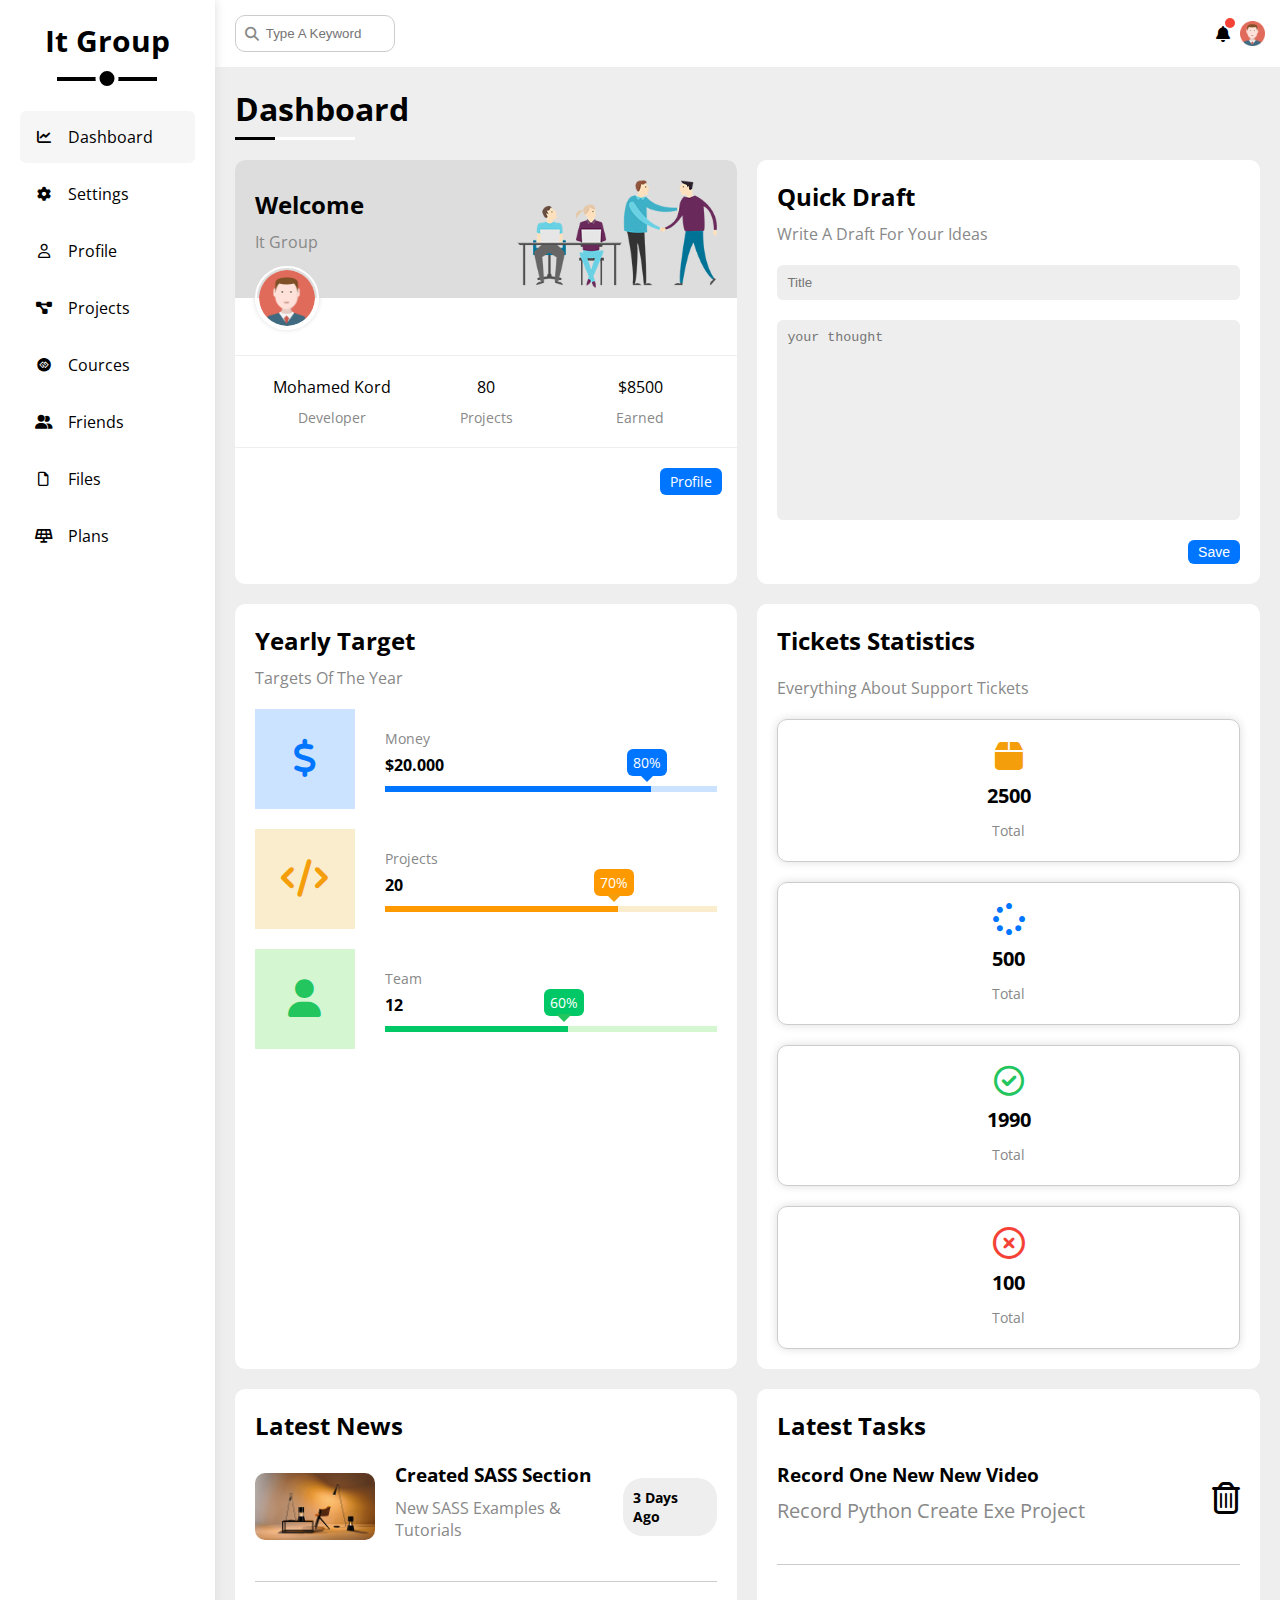
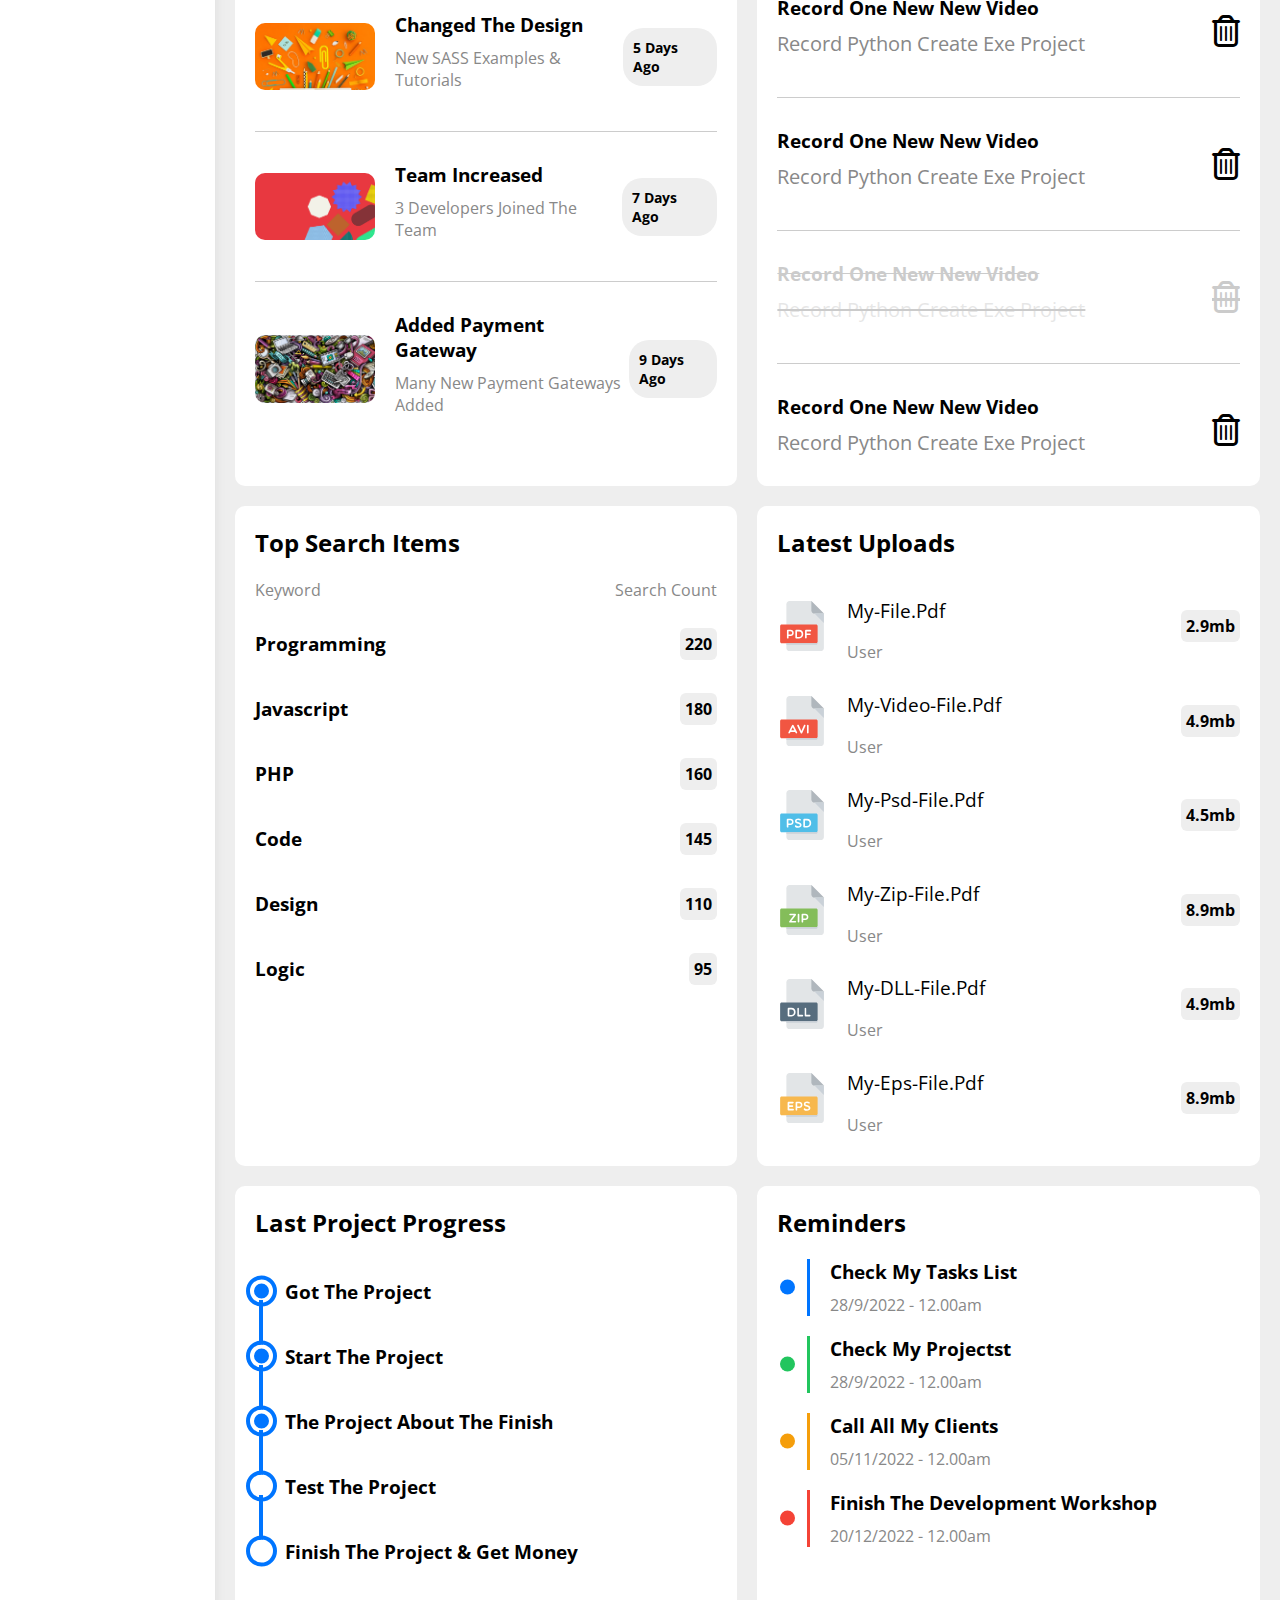
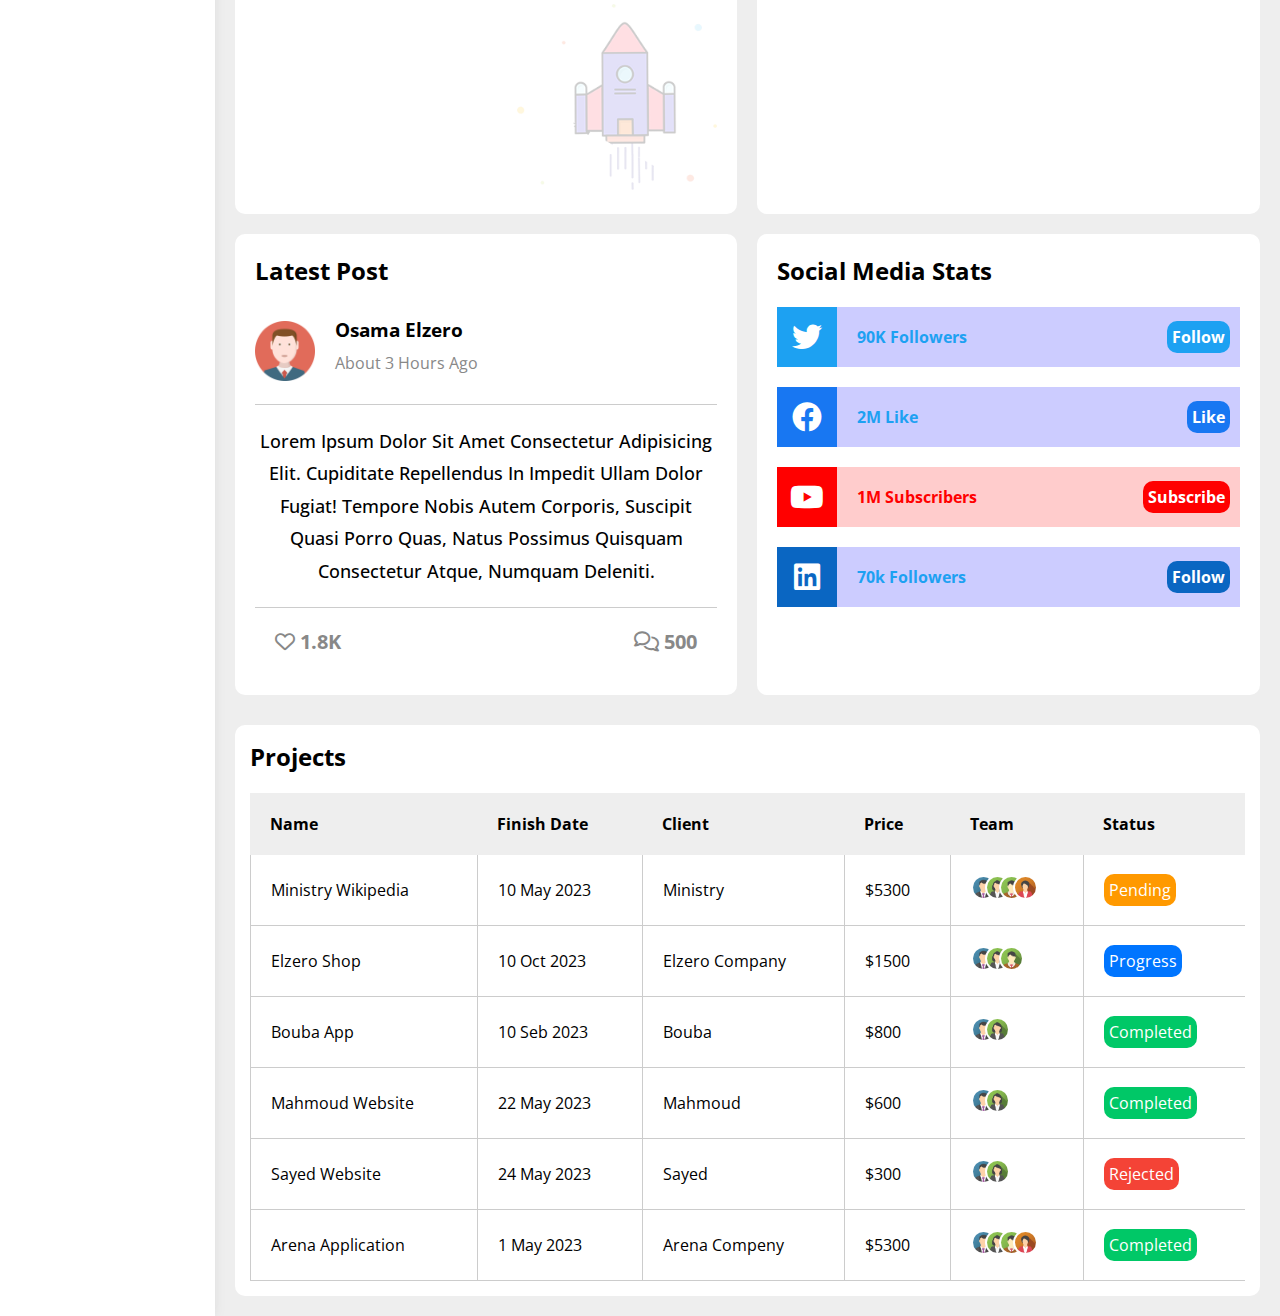
<file: index.html>
<!DOCTYPE html>
<html lang="en">
<head>
    <meta charset="UTF-8">
    <meta name="viewport" content="width=device-width, initial-scale=1.0">
    <!-- Css Main Fille -->
    <link rel="stylesheet" href="css/framework.css">
    <!-- Css Framework -->
    <link rel="stylesheet" href="css/dashboard.css">
    <!-- Font Awesome File -->
    <link rel="stylesheet" href="css/all.min.css">
    <!-- Google Fonts -->
    <link rel="preconnect" href="https://fonts.googleapis.com">
    <link rel="preconnect" href="https://fonts.gstatic.com" crossorigin>
    <link href="https://fonts.googleapis.com/css2?family=Open+Sans:wght@300;500&display=swap" rel="stylesheet">
    <title>Dashboard 1</title>
</head>
<body>
    <div class="page d-flex">
        <div class="sidebar bg-white p-20 p-relative b-shadow">
            <h3 class="p-relative txt-c mt-0">It Group</h3>
            <ul>
                <li>
                    <a class="active d-flex fs-14 c-black align-center p-15 rad-6 mb-5" href="dashborad.html">
                        <i class="fa-solid fa-chart-line fa-fw mr-5"></i>
                        <span class="ml-10 fs-14">Dashboard</span>
                    </a>
                </li>
                <li>
                    <a class=" d-flex fs-14 c-black align-center p-15 rad-6 mb-5" href="setting.html">
                        <i class="fa-solid fa-gear fa-fw mr-5"></i>
                        <span class="ml-10 fs-14">settings</span>
                    </a>
                </li>
                <li>
                    <a class=" d-flex fs-14 c-black align-center p-15 rad-6 mb-5" href="profile.html">
                        <i class="fa-regular fa-user fa-fw mr-5"></i>
                        <span class="ml-10 fs-14">Profile</span>
                    </a>
                </li>
                <li>
                    <a class=" d-flex fs-14 c-black align-center p-15 rad-6 mb-5" href="project.html">
                        <i class="fa-solid fa-diagram-project fa-fw mr-5"></i>
                        <span class="ml-10 fs-14">Projects</span>
                    </a>
                </li>
                <li>
                    <a class=" d-flex fs-14 c-black align-center p-15 rad-6 mb-5" href="course.html">
                        <i class="fa-brands fa-gg-circle fa-fw mr-5"></i>
                        <span class="ml-10 fs-14">Cources</span>
                    </a>
                </li>
                <li>
                    <a class=" d-flex fs-14 c-black align-center p-15 rad-6 mb-5" href="friend.html">
                        <i class="fa-solid fa-user-group fa-fw mr-5"></i>
                        <span class="ml-10 fs-14">Friends</span>
                    </a>
                </li>
                <li>
                    <a class=" d-flex fs-14 c-black align-center p-15 rad-6 mb-5" href="file.html">
                        <i class="fa-regular fa-file fa-fw mr-5"></i>
                        <span class="ml-10 fs-14">Files</span>
                    </a>
                </li>
                <li>
                    <a class=" d-flex fs-14 c-black align-center p-15 rad-6 mb-5" href="plan.html">
                        <i class="fa-solid fa-solar-panel fa-fw mr-5"></i>
                        <span class="ml-10 fs-14">Plans</span>
                    </a>
                </li>
            </ul>
        </div>
        <div class="content w-full">
            <!-- Start head -->
            <div class="head between-flex p-15 bg-white">
                <div class="search p-relative">
                    <input class="p-10 border rad-10 pl-30 ml-5 transition" type="search" placeholder="Type A Keyword">
                </div>
                <div class="icons d-flex align-center">
                    <span class="notification p-relative">
                        <i class="fa-solid fa-bell"></i>
                    </span>
                    <img src="./images/avatar.png" alt="">
                </div>
            </div>
            <!-- End head -->
            <h1 class="p-relative">Dashboard</h1>
            <div class="wrapper d-grid gap-20 mr-20 ml-20">
                <!-- Start Welcome Wedget -->
                <div class="welcome bg-white rad-10 txt-c-mobile block-mobile">
                    <div class="intro bg-ddd d-flex between-flex p-20">
                        <div>
                            <h2 class="m-0">Welcome</h2>
                            <p class="mt-10 c-grey">It Group</p>
                        </div>
                        <img class="hide-mobile" src="./images/welcome.png" alt="">
                    </div>
                    <img src="./images/avatar.png" alt="" class="avatar">
                    <div class="body d-flex txt-c p-20 mt-20 mb-20 block-mobile">
                        <div>Mohamed Kord<span class="d-block d-block mt-10 c-grey fs-14">Developer</span></div>
                        <div>80<span class="d-block d-block mt-10 c-grey fs-14">Projects</span></div>
                        <div>$8500<span class="d-block d-block mt-10 c-grey fs-14">Earned</span></div>
                    </div>
                    <a href="profile.html" class="visit d-block fs-14 bg-blue-3 w-fit c-white btn-shape">Profile</a>
                </div>
                <!-- End Welcome Wedget -->
                <!-- Start Quick-draft Wedget -->
                <div class="quick-draft  p-20 bg-white rad-10">
                    <h2 class=" mt-0 mb-10">Quick Draft</h2>
                    <p class="mt-0 mb-20 c-grey">Write A Draft For Your Ideas</p>
                    <form>
                        <input class=" d-block p-10 mb-20 bg-eee w-full rad-6 b-none " type="text" placeholder="Title">
                        <textarea class="d-block p-10 mb-20 bg-eee w-full rad-6 b-none" placeholder="your thought"></textarea>
                        <input class="save bg-blue-3 b-none c-white fs-14 w-fit btn-shape d-block" type="submit" value="Save">
                    </form>
                </div>
                <!-- End Quick-draft Wedget -->
                <!-- Start Targets -->
                <div class="targets bg-white p-20 rad-10">
                    <h2 class="mt-0 mb-10">Yearly Target</h2>
                    <p class=" mt-0 mb-20 c-grey">Targets Of The Year</p>
                    <div class="target-row mb-20 center-flex blue">
                        <div class="icon center-flex">
                            <i class="fa-solid fa-dollar-sign fa-lg c-blue"></i>
                        </div>
                        <div class="details">
                            <span class="fs-14 c-grey">Money</span>
                            <span class=" d-block mt-5 mb-10 fw-bold">$20.000</span>
                            <div class="progress p-relative">
                                <span style="width:80%" class="bg-blue-3 blue">
                                    <span class="bg-blue-3">80%</span>
                                </span>
                            </div>
                        </div>
                    </div>
                    <div class="target-row mb-20 center-flex orange">
                        <div class="icon center-flex">
                            <i class="fa-solid fa-code fa-lg c-orange"></i>
                        </div>
                        <div class="details">
                            <span class="fs-14 c-grey">Projects</span>
                            <span class=" d-block mt-5 mb-10 fw-bold">20</span>
                            <div class="progress p-relative">
                                <span style="width:70%" class="bg-orange orange">
                                    <span class="bg-orange">70%</span>
                                </span>
                            </div>
                        </div>
                    </div>
                    <div class="target-row mb-20 center-flex green">
                        <div class="icon center-flex">
                            <i class="fa-solid fa-user fa-lg c-green"></i>
                        </div>
                        <div class="details">
                            <span class="fs-14 c-grey">Team</span>
                            <span class=" d-block mt-5 mb-10 fw-bold">12</span>
                            <div class="progress p-relative">
                                <span style="width:55%" class="bg-green green">
                                    <span class="bg-green">60%</span>
                                </span>
                            </div>
                        </div>
                    </div>
                </div>
                <!-- End Targets -->
                <!-- Start Tickets -->
                <div class="tickets bg-white p-20 rad-10">
                    <h2 class="mt-0 mb-20">Tickets Statistics</h2>
                    <p class="mt-0 mb-20 c-grey">Everything About Support Tickets</p>
                    <div class="group d-grid gap-20">
                        <div class="section p-20 rad-10 b-shadow txt-c border">
                            <i class="fa-solid fa-box fa-2x fs-30 c-orange mb-10"></i>
                            <span class="d-block fs-20 mb-10 fw-bold">2500</span>
                            <span class="c-grey fs-14">Total</span>
                        </div>
                        <div class="section p-20 rad-10	 b-shadow txt-c border">
                            <i class="fa-solid fa-spinner fa-2x fs-30 c-blue mb-10"></i>
                            <span class="d-block fs-20 mb-10 fw-bold">500</span>
                            <span class="c-grey fs-14">Total</span>
                        </div>
                        <div class="section p-20 rad-10 b-shadow txt-c border">
                            <i class="fa-regular fa-circle-check fs-30 c-green mb-10"></i>
                            <span class="d-block fs-20 mb-10 fw-bold">1990</span>
                            <span class="c-grey fs-14">Total</span>
                        </div>
                        <div class="section p-20 rad-10 b-shadow txt-c border">
                            <i class="fa-regular fa-circle-xmark fa-2x fs-30 c-red mb-10"></i>
                            <span class="d-block fs-20 mb-10 fw-bold">100</span>
                            <span class="c-grey fs-14">Total</span>
                        </div>
                    </div>
                </div>
                <!-- End Tickets -->
                <!-- Start Latest News -->
                <div class="news bg-white p-20 rad-10">
                    <h2 class="mt-0 mb-20">Latest News</h2>
                    <div class="box pb-30 between-flex">
                        <div class="text d-flex align-center">
                            <img src="./images/news-01.png" alt="">
                            <div class="ml-20">
                                <h3 class="m-0">Created SASS Section</h3>
                                <p class="m-10-0 c-grey">New SASS Examples & Tutorials</p>
                            </div>
                        </div>
                        <span class="bg-eee p-10 rad-20 fs-14 fw-bold">3 Days Ago</span>
                    </div>
                    <div class="box pb-30 pt-30 between-flex">
                        <div class="text d-flex align-center">
                            <img src="./images/news-02.png" alt="">
                            <div class="ml-20">
                                <h3 class="m-0">Changed The Design</h3>
                                <p class="m-10-0 c-grey">New SASS Examples & Tutorials</p>
                            </div>
                        </div>
                        <span class="bg-eee p-10 rad-20 fs-14 fw-bold">5 Days Ago</span>
                    </div>
                    <div class="box pb-30 pt-30 between-flex">
                        <div class="text d-flex align-center">
                            <img src="./images/news-03.png" alt="">
                            <div class="ml-20">
                                <h3 class="m-0">Team Increased</h3>
                                <p class="m-10-0 c-grey">3 Developers Joined The Team</p>
                            </div>
                        </div>
                        <span class="bg-eee p-10 rad-20 fs-14 fw-bold">7 Days Ago</span>
                    </div>
                    <div class="box pt-30 between-flex">
                        <div class="text d-flex align-center">
                            <img src="./images/news-04.png" alt="">
                            <div class="ml-20">
                                <h3 class="m-0">Added Payment Gateway</h3>
                                <p class="m-10-0 c-grey">Many New Payment Gateways Added</p>
                            </div>
                        </div>
                        <span class="bg-eee p-10 rad-20 fs-14 fw-bold">9 Days Ago</span>
                    </div>
                </div>
                <!-- End Latest News -->
                <!-- Start Latest Tasks -->
                <div class="tasks news bg-white p-20 rad-10">
                    <h2 class="mt-0 mb-20">Latest Tasks</h2>
                    <div class="section between-flex pb-30 ">
                        <div class="text">
                            <h3 class="m-0">Record One New New Video</h3>
                            <p class=" m-10-0 fs-20 c-grey">Record Python Create Exe Project</p>
                        </div>
                        <i class="fa-regular fa-trash-can fa-2x transition"></i>
                    </div>
                    <div class="section between-flex pb-30 pt-30">
                        <div class="text">
                            <h3 class="m-0">Record One New New Video</h3>
                            <p class=" m-10-0 fs-20 c-grey">Record Python Create Exe Project</p>
                        </div>
                        <i class="fa-regular fa-trash-can fa-2x transition"></i>
                    </div>
                    <div class="section between-flex pb-30 pt-30">
                        <div class="text">
                            <h3 class="m-0">Record One New New Video</h3>
                            <p class=" m-10-0 fs-20 c-grey">Record Python Create Exe Project</p>
                        </div>
                        <i class="fa-regular fa-trash-can fa-2x transition"></i>
                    </div>
                    <div class="section">
                        <del class=" between-flex pb-30 pt-30">
                            <div class="text">
                                <h3 class="m-0">Record One New New Video</h3>
                                <p class=" m-10-0 fs-20 c-grey">Record Python Create Exe Project</p>
                            </div>
                            <i class="fa-regular fa-trash-can fa-2x transition"></i>
                        </del>
                    </div>
                    <div class="section between-flex  pt-30">
                        <div class="text">
                            <h3 class="m-0">Record One New New Video</h3>
                            <p class=" m-10-0 fs-20 c-grey">Record Python Create Exe Project</p>
                        </div>
                        <i class="fa-regular fa-trash-can fa-2x transition"></i>
                    </div>
                </div>
                <!-- End Latest Tasks -->
                <!-- Start Top Search Items -->
                <div class="search bg-white p-20 rad-10">
                    <h2 class="mt-0 mb-20">Top Search Items</h2>
                    <div class="between-flex c-grey m-10-0 ">
                        <p class="m-0">Keyword</p>
                        <span>Search Count</span>
                    </div>
                    <div class="box between-flex">
                            <h3 class="m-20-0">Programming</h3>
                            <span class="bg-eee p-5 rad-6 fw-bold">220</span>
                    </div>
                    <div class="box between-flex">
                            <h3 class="m-20-0">javascript</h3>
                            <span class="bg-eee p-5 rad-6 fw-bold">180</span>
                    </div>
                    <div class="box between-flex">
                            <h3 class="m-20-0">PHP</h3>
                            <span class="bg-eee p-5 rad-6 fw-bold">160</span>
                    </div>
                    <div class="box between-flex">
                            <h3 class="m-20-0">Code</h3>
                            <span class="bg-eee p-5 rad-6 fw-bold">145</span>
                    </div>
                    <div class="box between-flex">
                            <h3 class="m-20-0">Design</h3>
                            <span class="bg-eee p-5 rad-6 fw-bold">110</span>
                    </div>
                    <div class="box between-flex">
                            <h3 class="m-20-0">logic</h3>
                            <span class="bg-eee p-5 rad-6 fw-bold">95</span>
                    </div>
                </div>
                <!-- End Top Search Items -->
                <!-- Start Latest Uploads -->
                <div class="uploads bg-white p-20 rad-10">
                    <h2 class="mt-0 mb-20">Latest Uploads</h2>
                    <div class="box between-flex ">
                        <div class="file d-flex align-center">
                            <img class="mr-20" src="./images/pdf.svg" alt="">
                            <div class="text">
                                <h3 class="fw-normal">My-File.Pdf</h3>
                                <p class="m-10-0 c-grey">User</p>
                            </div>
                        </div>
                        <span class="bg-eee p-5 rad-6 fw-bold">2.9mb</span>
                    </div>
                    <div class="box between-flex ">
                        <div class="file d-flex align-center">
                            <img class="mr-20" src="./images/avi.svg" alt="">
                            <div class="text">
                                <h3 class="fw-normal">My-Video-File.Pdf</h3>
                                <p class="m-10-0 c-grey">User</p>
                            </div>
                        </div>
                        <span class="bg-eee p-5 rad-6 fw-bold">4.9mb</span>
                    </div>
                    <div class="box between-flex ">
                        <div class="file d-flex align-center">
                            <img class="mr-20" src="./images/psd.svg" alt="">
                            <div class="text">
                                <h3 class="fw-normal">My-Psd-File.Pdf</h3>
                                <p class="m-10-0 c-grey">User</p>
                            </div>
                        </div>
                        <span class="bg-eee p-5 rad-6 fw-bold">4.5mb</span>
                    </div>
                    <div class="box between-flex ">
                        <div class="file d-flex align-center">
                            <img class="mr-20" src="./images/zip.svg" alt="">
                            <div class="text">
                                <h3 class="fw-normal">My-Zip-File.Pdf</h3>
                                <p class="m-10-0 c-grey">User</p>
                            </div>
                        </div>
                        <span class="bg-eee p-5 rad-6 fw-bold">8.9mb</span>
                    </div>
                    <div class="box between-flex ">
                        <div class="file d-flex align-center">
                            <img class="mr-20" src="./images/dll.svg" alt="">
                            <div class="text">
                                <h3 class="fw-normal">My-DLL-File.Pdf</h3>
                                <p class="m-10-0 c-grey">User</p>
                            </div>
                        </div>
                        <span class="bg-eee p-5 rad-6 fw-bold">4.9mb</span>
                    </div>
                    <div class="box between-flex ">
                        <div class="file d-flex align-center">
                            <img class="mr-20" src="./images/eps.svg" alt="">
                            <div class="text">
                                <h3 class="fw-normal">My-Eps-File.Pdf</h3>
                                <p class="m-10-0 c-grey">User</p>
                            </div>
                        </div>
                        <span class="bg-eee p-5 rad-6 fw-bold">8.9mb</span>
                    </div>
                </div>
                <!-- End Latest Uploads -->
                <!-- Start Project -->
                <div class="project uploads bg-white p-20 rad-10">
                    <h2 class="mt-0 mb-20">Last Project Progress</h2>
                    <div class="text">
                        <h3 class="p-relative m-0">Got The Project</h3>
                        <h3 class="p-relative m-0">Start The Project</h3>
                        <h3 class="p-relative m-0">The Project About The Finish</h3>
                        <h3 class="p-relative m-0">Test The Project</h3>
                        <h3 class="p-relative m-0">Finish The Project & Get Money</h3>
                    </div>
                    <img class="d-block" src="./images/project.png"  alt="">
                </div>
                <!-- End Project -->
                <!-- Start Reminders -->
                <div class="reminders bg-white p-20 rad-10">
                    <h2 class="m-0">Reminders</h2>
                    <div class="text p-relative ml-30 pl-20 mt-20">
                        <h3 class="m-0">Check My Tasks List</h3>
                        <span class="d-block m-10-0 c-grey">28/9/2022 - 12.00am</span>
                    </div>
                    <div class="text p-relative ml-30 pl-20  mt-20">
                        <h3 class="m-0">Check My Projectst</h3>
                        <span class="d-block m-10-0 c-grey">28/9/2022 - 12.00am</span>
                    </div>
                    <div class="text p-relative ml-30 pl-20  mt-20">
                        <h3 class="m-0">Call All My Clients</h3>
                        <span class="d-block m-10-0 c-grey">05/11/2022 - 12.00am</span>
                    </div>
                    <div class="text p-relative ml-30 pl-20  mt-20">
                        <h3 class="m-0">Finish The Development Workshop</h3>
                        <span class="d-block m-10-0 c-grey">20/12/2022 - 12.00am</span>
                    </div>
                </div>
                <!-- End Reminders -->
                <!-- Start Post  -->
                <div class="post bg-white p-20 rad-10">
                    <h2 class="m-0">Latest Post</h2>
                    <div class="head d-flex align-center mt-10 p-20-0">
                        <img src="./images/avatar.png" width="60px" height="60px" alt="">
                        <div class="text ml-20">
                            <h3 class="m-0">Osama Elzero</h3>
                            <p class="m-10-0 c-grey">About 3 Hours Ago</p>
                        </div>
                    </div>
                    <p class="body l-height p-20-0 fw-bold m-0 fw-500 fs-18 txt-c txt-c">
                        Lorem Ipsum Dolor Sit Amet Consectetur Adipisicing Elit. Cupiditate Repellendus In Impedit Ullam Dolor Fugiat! Tempore Nobis Autem Corporis, Suscipit Quasi Porro Quas, Natus Possimus Quisquam Consectetur Atque, Numquam Deleniti.
                    </p>
                    <div class="footer p-20 between-flex fw-bold fs-20 c-grey">
                        <span><i class="fa-regular fa-heart"></i> 1.8K</span>
                        <span><i class="fa-regular fa-comments"></i> 500</span>
                    </div>
                </div>
                <!-- End Post  -->
                <!-- Start Social Stats -->
                <div class="stats bg-white p-20 rad-10">
                    <h2 class="m-0">Social Media Stats</h2>
                    <div class="box mt-20 between-flex bg-blue">
                        <div class="social center-flex">
                            <i class="fa-brands fa-twitter bg-tw fs-30 c-white " style="width: 60px; height:60px;"></i>
                            <p class="m-0 ml-20 c-tw fw-bold">90K Followers</p>
                        </div>
                        <span class="mr-10 c-white bg-tw rad-10 p-5 fw-bold">Follow</span>
                    </div>
                    <div class="box mt-20 between-flex bg-blue">
                        <div class="social center-flex">
                            <i class="fa-brands fa-facebook bg-fa fs-30 c-white " style="width: 60px; height:60px;"></i>
                            <p class="m-0 ml-20 c-tw fw-bold">2M Like</p>
                        </div>
                        <span class="mr-10 c-white bg-fa rad-10 p-5 fw-bold">Like</span>
                    </div>
                    <div class="box mt-20 between-flex bg-red">
                        <div class="social center-flex">
                            <i class="fa-brands fa-youtube bg-you fs-30 c-white " style="width: 60px; height:60px;"></i>
                            <p class="m-0 ml-20 c-you fw-bold">1M Subscribers</p>
                        </div>
                        <span class="mr-10 c-white bg-you rad-10 p-5 fw-bold">Subscribe</span>
                    </div>
                    <div class="box mt-20 between-flex bg-blue">
                        <div class="social center-flex">
                            <i class="fa-brands fa-linkedin bg-lin fs-30 c-white " style="width: 60px; height:60px;"></i>
                            <p class="m-0 ml-20 c-tw fw-bold ">70k Followers</p>
                        </div>
                        <span class="mr-10 c-white bg-lin rad-10 p-5 fw-bold">Follow</span>
                    </div>
                </div>
                <!-- End Social Stats -->
            </div>
            <!-- Start Projects Table  -->
            <div class="projects p-15 bg-white rad-10 m-20 mt-30">
                <h2 class="m-0">projects</h2>
                <div class="responsive mt-20">
                    <table class="">
                        <thead class="bg-eee">
                            <tr>
                                <th class="p-20">Name</th>
                                <th class="p-20">Finish Date</th>
                                <th class="p-20">Client</th>
                                <th class="p-20">Price</th>
                                <th class="p-20">Team</th>
                                <th class="p-20">Status</th>
                            </tr>
                        </thead>
                        <tbody>
                            <tr>
                                <td class="p-20">Ministry Wikipedia</td>
                                <td class="p-20">10 May 2023</td>
                                <td class="p-20">Ministry</td>
                                <td class="p-20">$5300</td>
                                <td class="p-20 ">
                                    <img src="./images/team-01.png" width="25px"  alt="">
                                    <img src="./images/team-02.png" width="25px"  alt="">
                                    <img src="./images/team-03.png" width="25px"  alt="">
                                    <img src="./images/team-04.png" width="25px"  alt="">
                                </td>
                                <td class="p-20"> <span class="bg-orange rad-10 p-5 c-white">Pending</span></td>
                            </tr>
                            <tr>
                                <td class="p-20">Elzero Shop</td>
                                <td class="p-20">10 Oct 2023</td>
                                <td class="p-20">Elzero Company</td>
                                <td class="p-20">$1500</td>
                                <td class="p-20  p-relative">
                                    <img src="./images/team-01.png" width="25px" alt="">
                                    <img src="./images/team-02.png" width="25px" alt="">
                                    <img src="./images/team-03.png" width="25px" alt="">
                                </td>
                                <td class="p-20"> <span class="bg-blue-3 rad-10 p-5 c-white">Progress</span></td>
                            </tr>
                            <tr>
                                <td class="p-20">Bouba App</td>
                                <td class="p-20">10 Seb 2023</td>
                                <td class="p-20">Bouba</td>
                                <td class="p-20">$800</td>
                                <td class="p-20 ">
                                    <img src="./images/team-01.png" width="25px"  alt="">
                                    <img src="./images/team-02.png" width="25px" alt="">
                                </td>
                                <td class="p-20"> <span class="bg-green rad-10 p-5 c-white">Completed</span></td>
                            </tr>
                            <tr>
                                <td class="p-20">Mahmoud Website</td>
                                <td class="p-20">22 May 2023</td>
                                <td class="p-20">Mahmoud</td>
                                <td class="p-20">$600</td>
                                <td class="p-20 e">
                                    <img src="./images/team-01.png" width="25px" alt="">
                                    <img src="./images/team-02.png" width="25px" alt="">
                                </td>
                                <td class="p-20"> <span class="bg-green rad-10 p-5 c-white">Completed</span></td>
                            </tr>
                            <tr>
                                <td class="p-20">Sayed Website</td>
                                <td class="p-20">24 May 2023</td>
                                <td class="p-20">Sayed</td>
                                <td class="p-20">$300</td>
                                <td class="p-20 ">
                                    <img src="./images/team-01.png" width="25px"  alt="">
                                    <img src="./images/team-02.png" width="25px" alt="">
                                </td>
                                <td class="p-20"> <span class="bg-red-2 rad-10 p-5 c-white">Rejected</span></td>
                            </tr>
                            <tr>
                                <td class="p-20">Arena Application</td>
                                <td class="p-20">1 May 2023</td>
                                <td class="p-20">Arena Compeny</td>
                                <td class="p-20">$5300</td>
                                <td class="p-20 active ">
                                    <img src="./images/team-01.png" width="25px" alt="">
                                    <img src="./images/team-02.png" width="25px" alt="">
                                    <img src="./images/team-03.png" width="25px" alt="">
                                    <img src="./images/team-04.png" width="25px" alt="">
                                </td>
                                <td class="p-20"> <span class="bg-green rad-10 p-5 c-white">Completed</span></td>
                            </tr>
                        </tbody>
                    </table>
                </div>
            </div>
            <!-- End Projects Table  -->
        </div>
    </div>
</body>
</html>
</file>
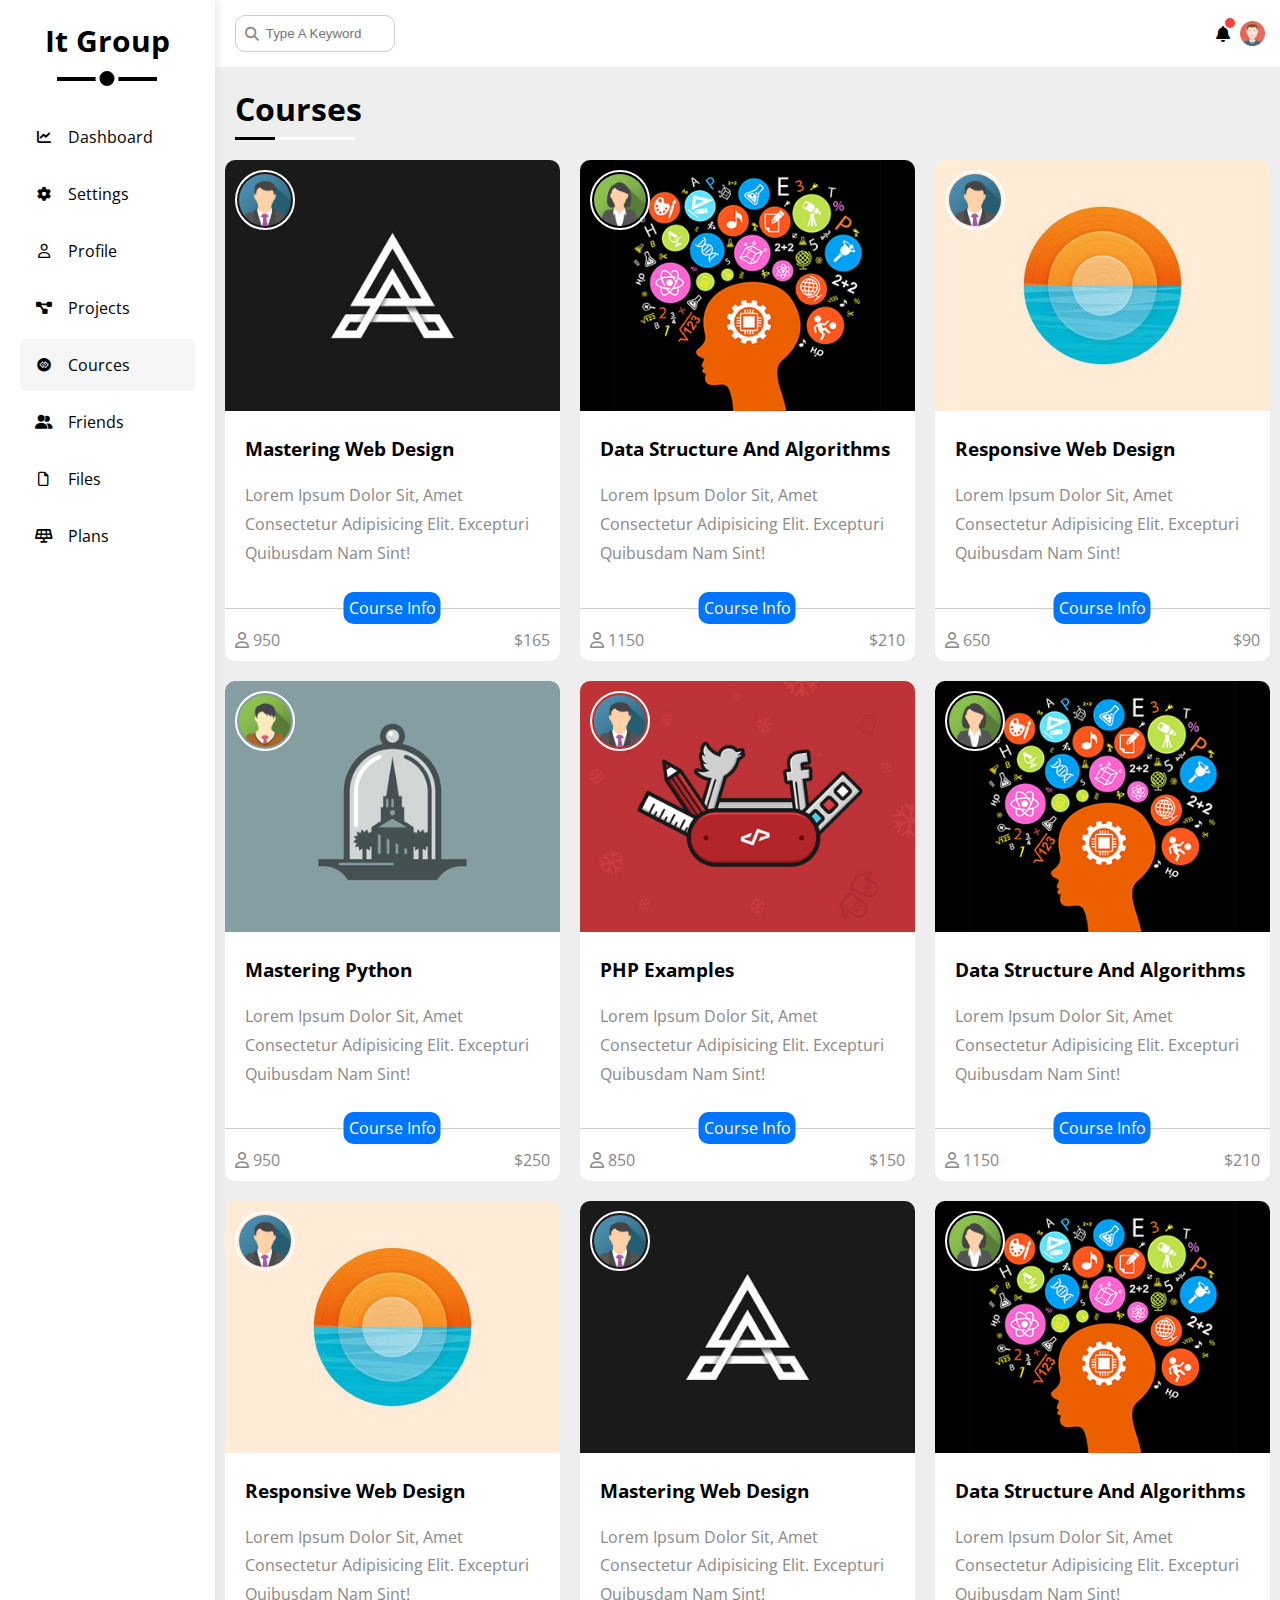
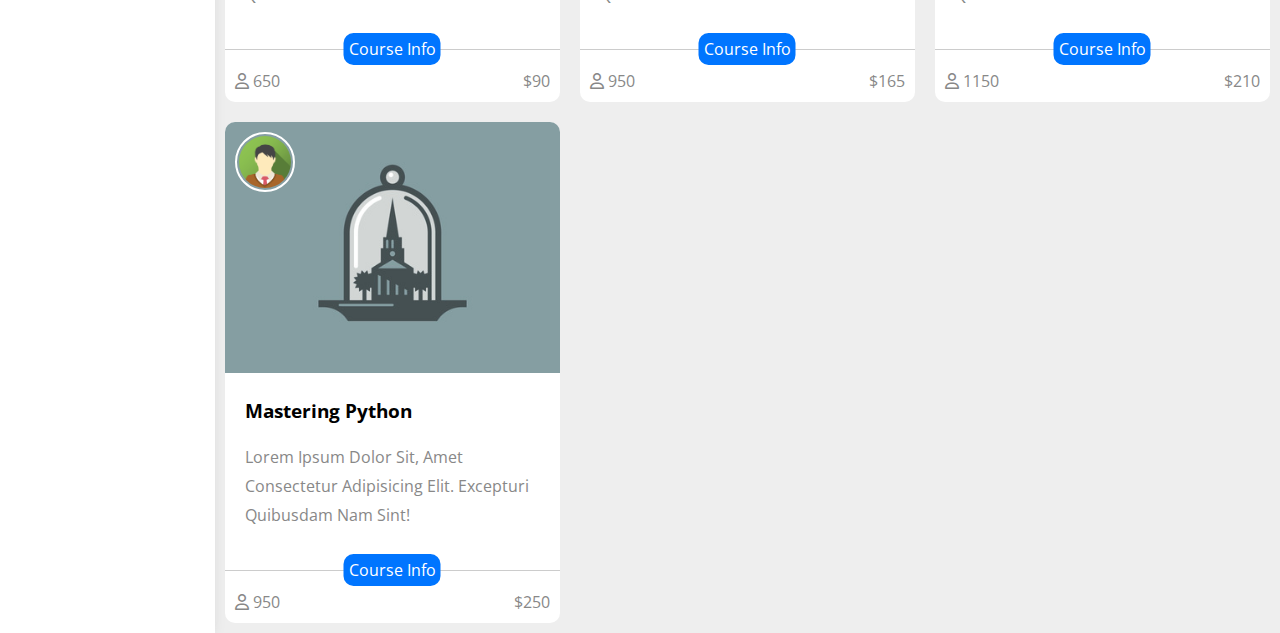
<file: course.html>
<!DOCTYPE html>
<html lang="en">
<head>
    <meta charset="UTF-8">
    <meta name="viewport" content="width=device-width, initial-scale=1.0">
    <!-- Css Main Fille -->
    <link rel="stylesheet" href="css/framework.css">
    <!-- Css Framework -->
    <link rel="stylesheet" href="css/dashboard.css">
    <!-- Font Awesome File -->
    <link rel="stylesheet" href="css/all.min.css">
    <!-- Google Fonts -->
    <link rel="preconnect" href="https://fonts.googleapis.com">
    <link rel="preconnect" href="https://fonts.gstatic.com" crossorigin>
    <link href="https://fonts.googleapis.com/css2?family=Open+Sans:wght@300;500&display=swap" rel="stylesheet">
    <title>Courses</title>
</head>
<body>
    <div class="page d-flex">
        <div class="sidebar bg-white p-20 p-relative b-shadow">
            <h3 class="p-relative txt-c mt-0">It Group</h3>
            <ul>
                <li>
                    <a class=" d-flex fs-14 c-black align-center p-15 rad-6 mb-5" href="dashborad.html">
                        <i class="fa-solid fa-chart-line fa-fw mr-5"></i>
                        <span class="ml-10 fs-14">Dashboard</span>
                    </a>
                </li>
                <li>
                    <a class=" d-flex fs-14 c-black align-center p-15 rad-6 mb-5" href="setting.html">
                        <i class="fa-solid fa-gear fa-fw mr-5"></i>
                        <span class="ml-10 fs-14">settings</span>
                    </a>
                </li>
                <li>
                    <a class="  d-flex fs-14 c-black align-center p-15 rad-6 mb-5" href="profile.html">
                        <i class="fa-regular fa-user fa-fw mr-5"></i>
                        <span class="ml-10 fs-14">Profile</span>
                    </a>
                </li>
                <li>
                    <a class=" d-flex fs-14 c-black align-center p-15 rad-6 mb-5" href="project.html">
                        <i class="fa-solid fa-diagram-project fa-fw mr-5"></i>
                        <span class="ml-10 fs-14">Projects</span>
                    </a>
                </li>
                <li>
                    <a class=" active d-flex fs-14 c-black align-center p-15 rad-6 mb-5" href="course.html">
                        <i class="fa-brands fa-gg-circle fa-fw mr-5"></i>
                        <span class="ml-10 fs-14">Cources</span>
                    </a>
                </li>
                <li>
                    <a class=" d-flex fs-14 c-black align-center p-15 rad-6 mb-5" href="friend.html">
                        <i class="fa-solid fa-user-group fa-fw mr-5"></i>
                        <span class="ml-10 fs-14">Friends</span>
                    </a>
                </li>
                <li>
                    <a class=" d-flex fs-14 c-black align-center p-15 rad-6 mb-5" href="file.html">
                        <i class="fa-regular fa-file fa-fw mr-5"></i>
                        <span class="ml-10 fs-14">Files</span>
                    </a>
                </li>
                <li>
                    <a class=" d-flex fs-14 c-black align-center p-15 rad-6 mb-5" href="plan.html">
                        <i class="fa-solid fa-solar-panel fa-fw mr-5"></i>
                        <span class="ml-10 fs-14">Plans</span>
                    </a>
                </li>
            </ul>
        </div>
        <div class="content w-full">
            <!-- Start head -->
            <div class="head between-flex p-15 bg-white">
                <div class="search p-relative">
                    <input class="p-10 border rad-10 pl-30 ml-5 transition" type="search" placeholder="Type A Keyword">
                </div>
                <div class="icons d-flex align-center">
                    <span class="notification p-relative">
                        <i class="fa-solid fa-bell"></i>
                    </span>
                    <img src="./images/avatar.png" alt="">
                </div>
            </div>
            <!-- End head -->
            <h1 class="p-relative">Courses</h1>
            <!-- Start Courses -->
            <div class="courses-page d-grid m-10 gap-20">
                <div class="box bg-white rad-10 p-relative">
                    <div class="image">
                        <img src="./images/course-01.jpg" alt="" class="back w-full">
                        <img src="./images/team-01.png" alt="" class="avatar p-absolute">
                    </div>
                    <div class="text p-relative p-20">
                        <h3 class="m-0 mb-10">Mastering Web Design</h3>
                        <p class="m-20-0 c-grey l-height">Lorem Ipsum Dolor Sit, Amet Consectetur Adipisicing Elit. Excepturi Quibusdam Nam Sint!</p>
                    </div>
                    <div class="foot between-flex p-10 mt-10 c-grey">
                        <div class="icon">
                            <i class="fa-regular fa-user"></i>
                            <span class="">950</span>
                        </div>
                        <span class="">$165</span>
                    </div>
                </div>
                <div class="box bg-white rad-10 p-relative">
                    <div class="image">
                        <img src="./images/course-02.jpg" alt="" class="back w-full">
                        <img src="./images/team-02.png" alt="" class="avatar p-absolute">
                    </div>
                    <div class="text p-relative p-20">
                        <h3 class="m-0 mb-10">Data Structure And Algorithms</h3>
                        <p class="m-20-0 c-grey l-height">Lorem Ipsum Dolor Sit, Amet Consectetur Adipisicing Elit. Excepturi Quibusdam Nam Sint!</p>
                    </div>
                    <div class="foot between-flex p-10 mt-10 c-grey">
                        <div class="icon">
                            <i class="fa-regular fa-user"></i>
                            <span class="">1150</span>
                        </div>
                        <span class="">$210</span>
                    </div>
                </div>
                <div class="box bg-white rad-10 p-relative">
                    <div class="image">
                        <img src="./images/course-03.jpg" alt="" class="back w-full">
                        <img src="./images/team-01.png" alt="" class="avatar p-absolute">
                    </div>
                    <div class="text p-relative p-20">
                        <h3 class="m-0 mb-10">Responsive Web Design</h3>
                        <p class="m-20-0 c-grey l-height">Lorem Ipsum Dolor Sit, Amet Consectetur Adipisicing Elit. Excepturi Quibusdam Nam Sint!</p>
                    </div>
                    <div class="foot between-flex p-10 mt-10 c-grey">
                        <div class="icon">
                            <i class="fa-regular fa-user"></i>
                            <span class="">650</span>
                        </div>
                        <span class="">$90</span>
                    </div>
                </div>
                <div class="box bg-white rad-10 p-relative">
                    <div class="image">
                        <img src="./images/course-04.jpg" alt="" class="back w-full">
                        <img src="./images/team-03.png" alt="" class="avatar p-absolute">
                    </div>
                    <div class="text p-relative p-20">
                        <h3 class="m-0 mb-10">Mastering Python</h3>
                        <p class="m-20-0 c-grey l-height">Lorem Ipsum Dolor Sit, Amet Consectetur Adipisicing Elit. Excepturi Quibusdam Nam Sint!</p>
                    </div>
                    <div class="foot between-flex p-10 mt-10 c-grey">
                        <div class="icon">
                            <i class="fa-regular fa-user"></i>
                            <span class="">950</span>
                        </div>
                        <span class="">$250</span>
                    </div>
                </div>
                <div class="box bg-white rad-10 p-relative">
                    <div class="image">
                        <img src="./images/course-05.jpg" alt="" class="back w-full">
                        <img src="./images/team-01.png" alt="" class="avatar p-absolute">
                    </div>
                    <div class="text p-relative p-20">
                        <h3 class="m-0 mb-10">PHP Examples</h3>
                        <p class="m-20-0 c-grey l-height">Lorem Ipsum Dolor Sit, Amet Consectetur Adipisicing Elit. Excepturi Quibusdam Nam Sint!</p>
                    </div>
                    <div class="foot between-flex p-10 mt-10 c-grey">
                        <div class="icon">
                            <i class="fa-regular fa-user"></i>
                            <span class="">850</span>
                        </div>
                        <span class="">$150</span>
                    </div>
                </div>
                <div class="box bg-white rad-10 p-relative">
                    <div class="image">
                        <img src="./images/course-02.jpg" alt="" class="back w-full">
                        <img src="./images/team-02.png" alt="" class="avatar p-absolute">
                    </div>
                    <div class="text p-relative p-20">
                        <h3 class="m-0 mb-10">Data Structure And Algorithms</h3>
                        <p class="m-20-0 c-grey l-height">Lorem Ipsum Dolor Sit, Amet Consectetur Adipisicing Elit. Excepturi Quibusdam Nam Sint!</p>
                    </div>
                    <div class="foot between-flex p-10 mt-10 c-grey">
                        <div class="icon">
                            <i class="fa-regular fa-user"></i>
                            <span class="">1150</span>
                        </div>
                        <span class="">$210</span>
                    </div>
                </div>
                <div class="box bg-white rad-10 p-relative">
                    <div class="image">
                        <img src="./images/course-03.jpg" alt="" class="back w-full">
                        <img src="./images/team-01.png" alt="" class="avatar p-absolute">
                    </div>
                    <div class="text p-relative p-20">
                        <h3 class="m-0 mb-10">Responsive Web Design</h3>
                        <p class="m-20-0 c-grey l-height">Lorem Ipsum Dolor Sit, Amet Consectetur Adipisicing Elit. Excepturi Quibusdam Nam Sint!</p>
                    </div>
                    <div class="foot between-flex p-10 mt-10 c-grey">
                        <div class="icon">
                            <i class="fa-regular fa-user"></i>
                            <span class="">650</span>
                        </div>
                        <span class="">$90</span>
                    </div>
                </div>
                <div class="box bg-white rad-10 p-relative">
                    <div class="image">
                        <img src="./images/course-01.jpg" alt="" class="back w-full">
                        <img src="./images/team-01.png" alt="" class="avatar p-absolute">
                    </div>
                    <div class="text p-relative p-20">
                        <h3 class="m-0 mb-10">Mastering Web Design</h3>
                        <p class="m-20-0 c-grey l-height">Lorem Ipsum Dolor Sit, Amet Consectetur Adipisicing Elit. Excepturi Quibusdam Nam Sint!</p>
                    </div>
                    <div class="foot between-flex p-10 mt-10 c-grey">
                        <div class="icon">
                            <i class="fa-regular fa-user"></i>
                            <span class="">950</span>
                        </div>
                        <span class="">$165</span>
                    </div>
                </div>
                <div class="box bg-white rad-10 p-relative">
                    <div class="image">
                        <img src="./images/course-02.jpg" alt="" class="back w-full">
                        <img src="./images/team-02.png" alt="" class="avatar p-absolute">
                    </div>
                    <div class="text p-relative p-20">
                        <h3 class="m-0 mb-10">Data Structure And Algorithms</h3>
                        <p class="m-20-0 c-grey l-height">Lorem Ipsum Dolor Sit, Amet Consectetur Adipisicing Elit. Excepturi Quibusdam Nam Sint!</p>
                    </div>
                    <div class="foot between-flex p-10 mt-10 c-grey">
                        <div class="icon">
                            <i class="fa-regular fa-user"></i>
                            <span class="">1150</span>
                        </div>
                        <span class="">$210</span>
                    </div>
                </div>
                <div class="box bg-white rad-10 p-relative">
                    <div class="image">
                        <img src="./images/course-04.jpg" alt="" class="back w-full">
                        <img src="./images/team-03.png" alt="" class="avatar p-absolute">
                    </div>
                    <div class="text p-relative p-20">
                        <h3 class="m-0 mb-10">Mastering Python</h3>
                        <p class="m-20-0 c-grey l-height">Lorem Ipsum Dolor Sit, Amet Consectetur Adipisicing Elit. Excepturi Quibusdam Nam Sint!</p>
                    </div>
                    <div class="foot between-flex p-10 mt-10 c-grey">
                        <div class="icon">
                            <i class="fa-regular fa-user"></i>
                            <span class="">950</span>
                        </div>
                        <span class="">$250</span>
                    </div>
                </div>
            </div>
            <!-- End Courses -->
        </div>
    </div>
</body>
</html>
</file>
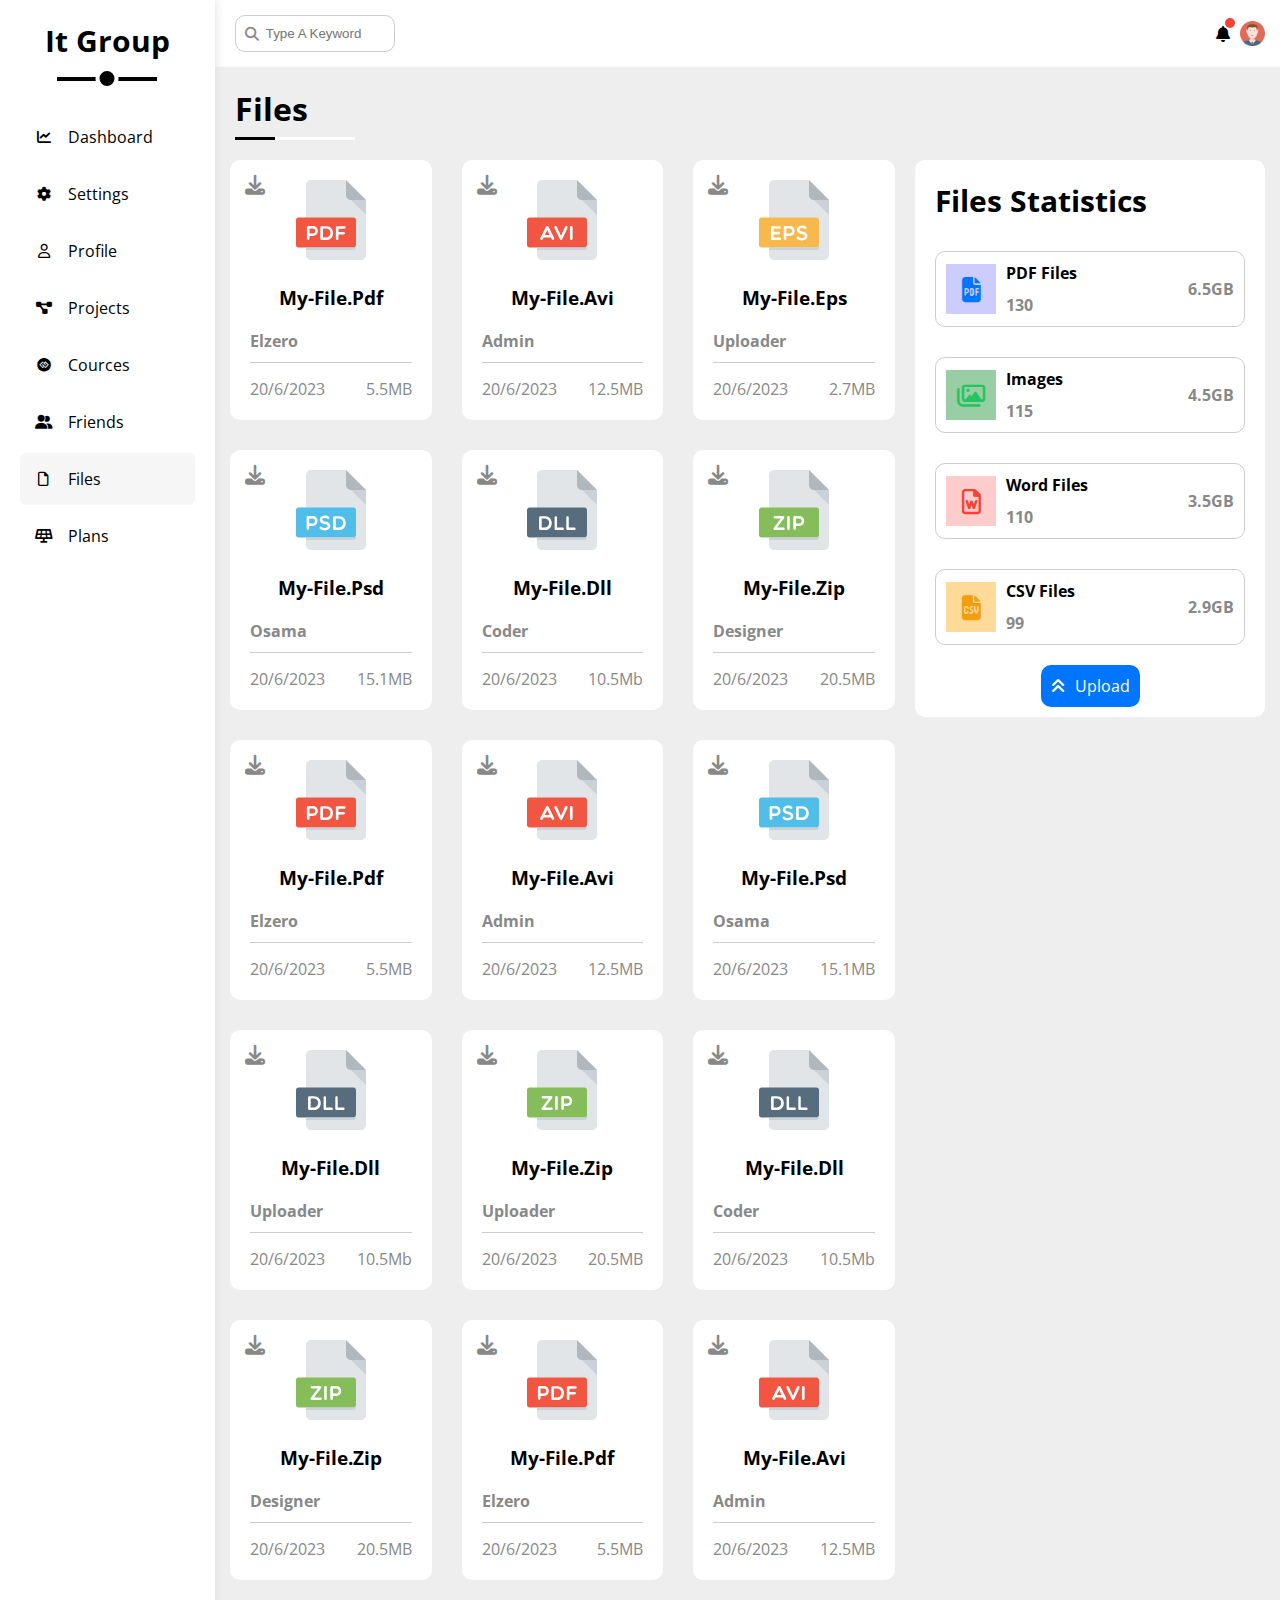
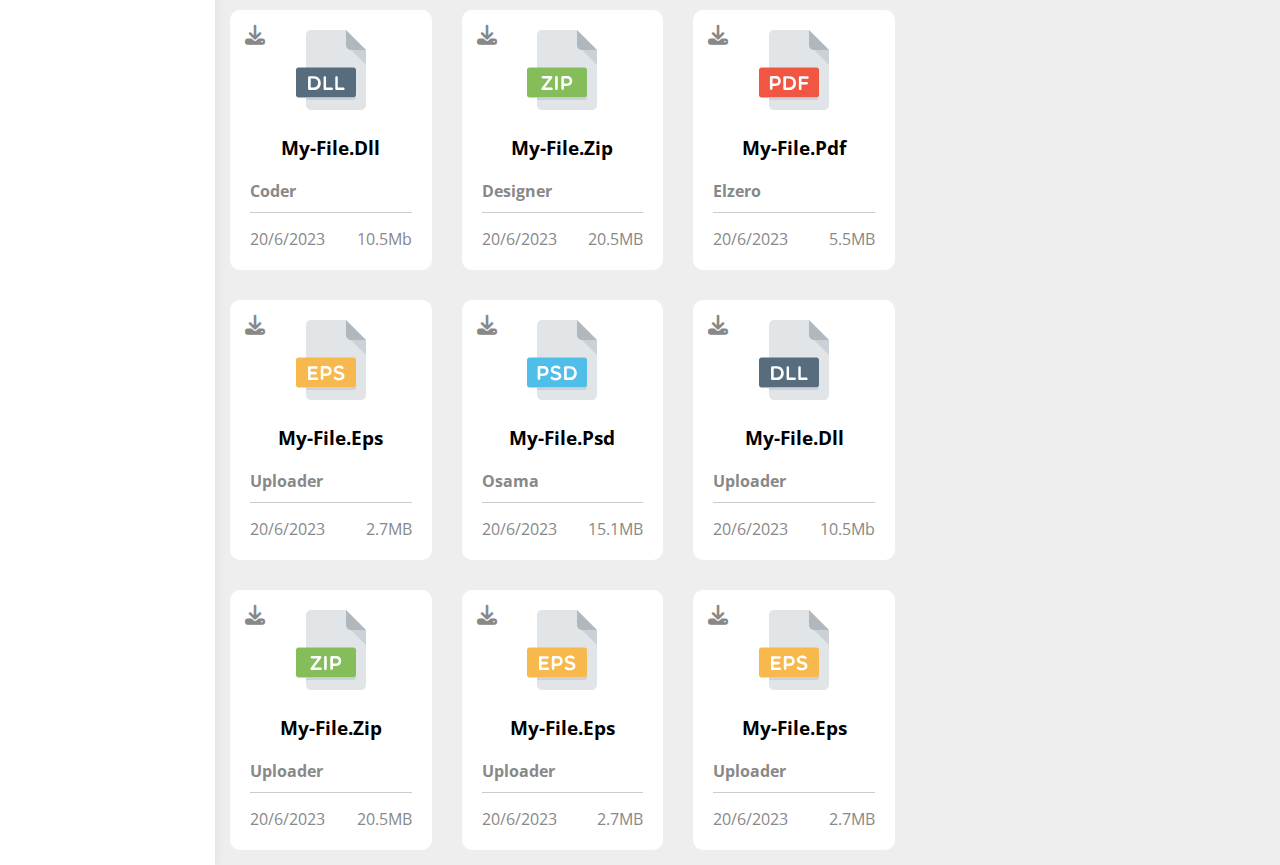
<file: file.html>
<!DOCTYPE html>
<html lang="en">
<head>
    <meta charset="UTF-8">
    <meta name="viewport" content="width=device-width, initial-scale=1.0">
    <!-- Css Main Fille -->
    <link rel="stylesheet" href="css/framework.css">
    <!-- Css Framework -->
    <link rel="stylesheet" href="css/dashboard.css">
    <!-- Font Awesome File -->
    <link rel="stylesheet" href="css/all.min.css">
    <!-- Google Fonts -->
    <link rel="preconnect" href="https://fonts.googleapis.com">
    <link rel="preconnect" href="https://fonts.gstatic.com" crossorigin>
    <link href="https://fonts.googleapis.com/css2?family=Open+Sans:wght@300;500&display=swap" rel="stylesheet">
    <title>Files</title>
</head>
<body>
    <div class="page d-flex">
        <div class="sidebar bg-white p-20 p-relative b-shadow">
            <h3 class="p-relative txt-c mt-0">It Group</h3>
            <ul>
                <li>
                    <a class=" d-flex fs-14 c-black align-center p-15 rad-6 mb-5" href="dashborad.html">
                        <i class="fa-solid fa-chart-line fa-fw mr-5"></i>
                        <span class="ml-10 fs-14">Dashboard</span>
                    </a>
                </li>
                <li>
                    <a class=" d-flex fs-14 c-black align-center p-15 rad-6 mb-5" href="setting.html">
                        <i class="fa-solid fa-gear fa-fw mr-5"></i>
                        <span class="ml-10 fs-14">settings</span>
                    </a>
                </li>
                <li>
                    <a class="  d-flex fs-14 c-black align-center p-15 rad-6 mb-5" href="profile.html">
                        <i class="fa-regular fa-user fa-fw mr-5"></i>
                        <span class="ml-10 fs-14">Profile</span>
                    </a>
                </li>
                <li>
                    <a class=" d-flex fs-14 c-black align-center p-15 rad-6 mb-5" href="project.html">
                        <i class="fa-solid fa-diagram-project fa-fw mr-5"></i>
                        <span class="ml-10 fs-14">Projects</span>
                    </a>
                </li>
                <li>
                    <a class="  d-flex fs-14 c-black align-center p-15 rad-6 mb-5" href="course.html">
                        <i class="fa-brands fa-gg-circle fa-fw mr-5"></i>
                        <span class="ml-10 fs-14">Cources</span>
                    </a>
                </li>
                <li>
                    <a class="  d-flex fs-14 c-black align-center p-15 rad-6 mb-5" href="friend.html">
                        <i class="fa-solid fa-user-group fa-fw mr-5"></i>
                        <span class="ml-10 fs-14">Friends</span>
                    </a>
                </li>
                <li>
                    <a class=" active d-flex fs-14 c-black align-center p-15 rad-6 mb-5" href="file.html">
                        <i class="fa-regular fa-file fa-fw mr-5"></i>
                        <span class="ml-10 fs-14">Files</span>
                    </a>
                </li>
                <li>
                    <a class=" d-flex fs-14 c-black align-center p-15 rad-6 mb-5" href="plan.html">
                        <i class="fa-solid fa-solar-panel fa-fw mr-5"></i>
                        <span class="ml-10 fs-14">Plans</span>
                    </a>
                </li>
            </ul>
        </div>
        <div class="content w-full">
            <!-- Start head -->
            <div class="head between-flex p-15 bg-white">
                <div class="search p-relative">
                    <input class="p-10 border rad-10 pl-30 ml-5 transition" type="search" placeholder="Type A Keyword">
                </div>
                <div class="icons d-flex align-center">
                    <span class="notification p-relative">
                        <i class="fa-solid fa-bell"></i>
                    </span>
                    <img src="./images/avatar.png" alt="">
                </div>
            </div>
            <!-- End head -->
            <h1 class="p-relative">Files</h1>
            <!-- Start Files -->
            <div class="files-page d-flex gap-20 m-15">
                <div class="stats bg-white p-20 rad-10">
                    <h3 class="m-0 fs-30">Files Statistics</h3>
                    <div class="info d-flex align-center border mt-30 fw-bold p-10 rad-10">
                        <i class="fa-solid fa-file-pdf c-blue bg-blue center-flex mr-10"></i>
                        <div class="text">
                            <p class="m-0 mb-10">PDF Files</p>
                            <span class="c-grey">130</span>
                        </div>
                        <span class="c-grey">6.5GB</span>
                    </div>
                    <div class="info d-flex align-center border mt-30 fw-bold p-10 rad-10">
                        <i class="fa-regular fa-images bg-green-2 c-green mr-10 "></i>
                        <div class="text">
                            <p class="m-0 mb-10">Images</p>
                            <span class="c-grey">115</span>
                        </div>
                        <span class="c-grey">4.5GB</span>
                    </div>
                    <div class="info d-flex align-center border mt-30 fw-bold p-10 rad-10">
                        <i class="fa-regular fa-file-word bg-red c-red mr-10"></i>
                        <div class="text">
                            <p class="m-0 mb-10">Word Files</p>
                            <span class="c-grey">110</span>
                        </div>
                        <span class="c-grey">3.5GB</span>
                    </div>
                    <div class="info d-flex align-center border mt-30 fw-bold p-10 rad-10">
                        <i class="fa-solid fa-file-csv bg-orange-2 c-orange mr-10 flex-center"></i>
                        <div class="text">
                            <p class="m-0 mb-10">CSV Files</p>
                            <span class="c-grey">99</span>
                        </div>
                        <span class="c-grey">2.9GB</span>
                    </div>
                    <div class="upload">
                        <a href="##" class="bg-blue-3 c-white p-10 rad-10 transition"><i class="fa-solid fa-angles-up mr-10"></i>Upload</a>
                    </div>
                </div>
                <div class="content">
                    <div class="file d-grid gap-30">
                        <div class="box bg-white p-20 rad-10 p-relative">
                            <i class="fa-solid fa-download p-absolute"></i>
                            <div class="txt-c">
                                <img src="./images/pdf.svg" width="80px" alt="">
                                <h3 class="m-20-0">My-File.Pdf</h3>
                            </div>
                            <p class="m-0 mb-10 c-grey fw-bold">Elzero</p>
                            <div class="foot between-flex pt-15">
                                <span class="c-grey ">20/6/2023</span>
                                <span class="c-grey">5.5MB</span>
                            </div>
                        </div>
                        <div class="box bg-white p-20 rad-10 p-relative">
                            <i class="fa-solid fa-download p-absolute"></i>
                            <div class="txt-c">
                                <img src="./images/avi.svg" width="80px" alt="">
                                <h3 class="m-20-0">My-File.Avi</h3>
                            </div>
                            <p class="m-0 mb-10 c-grey fw-bold">Admin</p>
                            <div class="foot between-flex pt-15">
                                <span class="c-grey ">20/6/2023</span>
                                <span class="c-grey">12.5MB</span>
                            </div>
                        </div>
                        <div class="box bg-white p-20 rad-10 p-relative">
                            <i class="fa-solid fa-download p-absolute"></i>
                            <div class="txt-c">
                                <img src="./images/eps.svg" width="80px" alt="">
                                <h3 class="m-20-0">My-File.Eps</h3>
                            </div>
                            <p class="m-0 mb-10 c-grey fw-bold">Uploader</p>
                            <div class="foot between-flex pt-15">
                                <span class="c-grey ">20/6/2023</span>
                                <span class="c-grey">2.7MB</span>
                            </div>
                        </div>
                        <div class="box bg-white p-20 rad-10 p-relative">
                            <i class="fa-solid fa-download p-absolute"></i>
                            <div class="txt-c">
                                <img src="./images/psd.svg" width="80px" alt="">
                                <h3 class="m-20-0">My-File.Psd</h3>
                            </div>
                            <p class="m-0 mb-10 c-grey fw-bold">Osama</p>
                            <div class="foot between-flex pt-15">
                                <span class="c-grey ">20/6/2023</span>
                                <span class="c-grey">15.1MB</span>
                            </div>
                        </div>
                        <div class="box bg-white p-20 rad-10 p-relative">
                            <i class="fa-solid fa-download p-absolute"></i>
                            <div class="txt-c">
                                <img src="./images/dll.svg" width="80px" alt="">
                                <h3 class="m-20-0">My-File.Dll</h3>
                            </div>
                            <p class="m-0 mb-10 c-grey fw-bold">Coder</p>
                            <div class="foot between-flex pt-15">
                                <span class="c-grey ">20/6/2023</span>
                                <span class="c-grey">10.5Mb</span>
                            </div>
                        </div>
                        <div class="box bg-white p-20 rad-10 p-relative">
                            <i class="fa-solid fa-download p-absolute"></i>
                            <div class="txt-c">
                                <img src="./images/zip.svg" width="80px" alt="">
                                <h3 class="m-20-0">My-File.Zip</h3>
                            </div>
                            <p class="m-0 mb-10 c-grey fw-bold">Designer</p>
                            <div class="foot between-flex pt-15">
                                <span class="c-grey ">20/6/2023</span>
                                <span class="c-grey">20.5MB</span>
                            </div>
                        </div>
                        <div class="box bg-white p-20 rad-10 p-relative">
                            <i class="fa-solid fa-download p-absolute"></i>
                            <div class="txt-c">
                                <img src="./images/pdf.svg" width="80px" alt="">
                                <h3 class="m-20-0">My-File.Pdf</h3>
                            </div>
                            <p class="m-0 mb-10 c-grey fw-bold">Elzero</p>
                            <div class="foot between-flex pt-15">
                                <span class="c-grey ">20/6/2023</span>
                                <span class="c-grey">5.5MB</span>
                            </div>
                        </div>
                        <div class="box bg-white p-20 rad-10 p-relative">
                            <i class="fa-solid fa-download p-absolute"></i>
                            <div class="txt-c">
                                <img src="./images/avi.svg" width="80px" alt="">
                                <h3 class="m-20-0">My-File.Avi</h3>
                            </div>
                            <p class="m-0 mb-10 c-grey fw-bold">Admin</p>
                            <div class="foot between-flex pt-15">
                                <span class="c-grey ">20/6/2023</span>
                                <span class="c-grey">12.5MB</span>
                            </div>
                        </div>
                        <div class="box bg-white p-20 rad-10 p-relative">
                            <i class="fa-solid fa-download p-absolute"></i>
                            <div class="txt-c">
                                <img src="./images/psd.svg" width="80px" alt="">
                                <h3 class="m-20-0">My-File.Psd</h3>
                            </div>
                            <p class="m-0 mb-10 c-grey fw-bold">Osama</p>
                            <div class="foot between-flex pt-15">
                                <span class="c-grey ">20/6/2023</span>
                                <span class="c-grey">15.1MB</span>
                            </div>
                        </div>
                        <div class="box bg-white p-20 rad-10 p-relative">
                            <i class="fa-solid fa-download p-absolute"></i>
                            <div class="txt-c">
                                <img src="./images/dll.svg" width="80px" alt="">
                                <h3 class="m-20-0">My-File.Dll</h3>
                            </div>
                            <p class="m-0 mb-10 c-grey fw-bold">Uploader</p>
                            <div class="foot between-flex pt-15">
                                <span class="c-grey ">20/6/2023</span>
                                <span class="c-grey">10.5Mb</span>
                            </div>
                        </div>
                        <div class="box bg-white p-20 rad-10 p-relative">
                            <i class="fa-solid fa-download p-absolute"></i>
                            <div class="txt-c">
                                <img src="./images/zip.svg" width="80px" alt="">
                                <h3 class="m-20-0">My-File.Zip</h3>
                            </div>
                            <p class="m-0 mb-10 c-grey fw-bold">Uploader</p>
                            <div class="foot between-flex pt-15">
                                <span class="c-grey ">20/6/2023</span>
                                <span class="c-grey">20.5MB</span>
                            </div>
                        </div>
                        <div class="box bg-white p-20 rad-10 p-relative">
                            <i class="fa-solid fa-download p-absolute"></i>
                            <div class="txt-c">
                                <img src="./images/dll.svg" width="80px" alt="">
                                <h3 class="m-20-0">My-File.Dll</h3>
                            </div>
                            <p class="m-0 mb-10 c-grey fw-bold">Coder</p>
                            <div class="foot between-flex pt-15">
                                <span class="c-grey ">20/6/2023</span>
                                <span class="c-grey">10.5Mb</span>
                            </div>
                        </div>
                        <div class="box bg-white p-20 rad-10 p-relative">
                            <i class="fa-solid fa-download p-absolute"></i>
                            <div class="txt-c">
                                <img src="./images/zip.svg" width="80px" alt="">
                                <h3 class="m-20-0">My-File.Zip</h3>
                            </div>
                            <p class="m-0 mb-10 c-grey fw-bold">Designer</p>
                            <div class="foot between-flex pt-15">
                                <span class="c-grey ">20/6/2023</span>
                                <span class="c-grey">20.5MB</span>
                            </div>
                        </div>
                        <div class="box bg-white p-20 rad-10 p-relative">
                            <i class="fa-solid fa-download p-absolute"></i>
                            <div class="txt-c">
                                <img src="./images/pdf.svg" width="80px" alt="">
                                <h3 class="m-20-0">My-File.Pdf</h3>
                            </div>
                            <p class="m-0 mb-10 c-grey fw-bold">Elzero</p>
                            <div class="foot between-flex pt-15">
                                <span class="c-grey ">20/6/2023</span>
                                <span class="c-grey">5.5MB</span>
                            </div>
                        </div>
                        <div class="box bg-white p-20 rad-10 p-relative">
                            <i class="fa-solid fa-download p-absolute"></i>
                            <div class="txt-c">
                                <img src="./images/avi.svg" width="80px" alt="">
                                <h3 class="m-20-0">My-File.Avi</h3>
                            </div>
                            <p class="m-0 mb-10 c-grey fw-bold">Admin</p>
                            <div class="foot between-flex pt-15">
                                <span class="c-grey ">20/6/2023</span>
                                <span class="c-grey">12.5MB</span>
                            </div>
                        </div>
                        <div class="box bg-white p-20 rad-10 p-relative">
                            <i class="fa-solid fa-download p-absolute"></i>
                            <div class="txt-c">
                                <img src="./images/dll.svg" width="80px" alt="">
                                <h3 class="m-20-0">My-File.Dll</h3>
                            </div>
                            <p class="m-0 mb-10 c-grey fw-bold">Coder</p>
                            <div class="foot between-flex pt-15">
                                <span class="c-grey ">20/6/2023</span>
                                <span class="c-grey">10.5Mb</span>
                            </div>
                        </div>
                        <div class="box bg-white p-20 rad-10 p-relative">
                            <i class="fa-solid fa-download p-absolute"></i>
                            <div class="txt-c">
                                <img src="./images/zip.svg" width="80px" alt="">
                                <h3 class="m-20-0">My-File.Zip</h3>
                            </div>
                            <p class="m-0 mb-10 c-grey fw-bold">Designer</p>
                            <div class="foot between-flex pt-15">
                                <span class="c-grey ">20/6/2023</span>
                                <span class="c-grey">20.5MB</span>
                            </div>
                        </div>
                        <div class="box bg-white p-20 rad-10 p-relative">
                            <i class="fa-solid fa-download p-absolute"></i>
                            <div class="txt-c">
                                <img src="./images/pdf.svg" width="80px" alt="">
                                <h3 class="m-20-0">My-File.Pdf</h3>
                            </div>
                            <p class="m-0 mb-10 c-grey fw-bold">Elzero</p>
                            <div class="foot between-flex pt-15">
                                <span class="c-grey ">20/6/2023</span>
                                <span class="c-grey">5.5MB</span>
                            </div>
                        </div>
                        <div class="box bg-white p-20 rad-10 p-relative">
                            <i class="fa-solid fa-download p-absolute"></i>
                            <div class="txt-c">
                                <img src="./images/eps.svg" width="80px" alt="">
                                <h3 class="m-20-0">My-File.Eps</h3>
                            </div>
                            <p class="m-0 mb-10 c-grey fw-bold">Uploader</p>
                            <div class="foot between-flex pt-15">
                                <span class="c-grey ">20/6/2023</span>
                                <span class="c-grey">2.7MB</span>
                            </div>
                        </div>
                        <div class="box bg-white p-20 rad-10 p-relative">
                            <i class="fa-solid fa-download p-absolute"></i>
                            <div class="txt-c">
                                <img src="./images/psd.svg" width="80px" alt="">
                                <h3 class="m-20-0">My-File.Psd</h3>
                            </div>
                            <p class="m-0 mb-10 c-grey fw-bold">Osama</p>
                            <div class="foot between-flex pt-15">
                                <span class="c-grey ">20/6/2023</span>
                                <span class="c-grey">15.1MB</span>
                            </div>
                        </div>
                        <div class="box bg-white p-20 rad-10 p-relative">
                            <i class="fa-solid fa-download p-absolute"></i>
                            <div class="txt-c">
                                <img src="./images/dll.svg" width="80px" alt="">
                                <h3 class="m-20-0">My-File.Dll</h3>
                            </div>
                            <p class="m-0 mb-10 c-grey fw-bold">Uploader</p>
                            <div class="foot between-flex pt-15">
                                <span class="c-grey ">20/6/2023</span>
                                <span class="c-grey">10.5Mb</span>
                            </div>
                        </div>
                        <div class="box bg-white p-20 rad-10 p-relative">
                            <i class="fa-solid fa-download p-absolute"></i>
                            <div class="txt-c">
                                <img src="./images/zip.svg" width="80px" alt="">
                                <h3 class="m-20-0">My-File.Zip</h3>
                            </div>
                            <p class="m-0 mb-10 c-grey fw-bold">Uploader</p>
                            <div class="foot between-flex pt-15">
                                <span class="c-grey ">20/6/2023</span>
                                <span class="c-grey">20.5MB</span>
                            </div>
                        </div>
                        <div class="box bg-white p-20 rad-10 p-relative">
                            <i class="fa-solid fa-download p-absolute"></i>
                            <div class="txt-c">
                                <img src="./images/eps.svg" width="80px" alt="">
                                <h3 class="m-20-0">My-File.Eps</h3>
                            </div>
                            <p class="m-0 mb-10 c-grey fw-bold">Uploader</p>
                            <div class="foot between-flex pt-15">
                                <span class="c-grey ">20/6/2023</span>
                                <span class="c-grey">2.7MB</span>
                            </div>
                        </div>
                        <div class="box bg-white p-20 rad-10 p-relative">
                            <i class="fa-solid fa-download p-absolute"></i>
                            <div class="txt-c">
                                <img src="./images/eps.svg" width="80px" alt="">
                                <h3 class="m-20-0">My-File.Eps</h3>
                            </div>
                            <p class="m-0 mb-10 c-grey fw-bold">Uploader</p>
                            <div class="foot between-flex pt-15">
                                <span class="c-grey ">20/6/2023</span>
                                <span class="c-grey">2.7MB</span>
                            </div>
                        </div>
                    </div>
                </div>
            </div>
            <!-- End Files -->
        </div>
    </div>
</body>
</html>
</file>
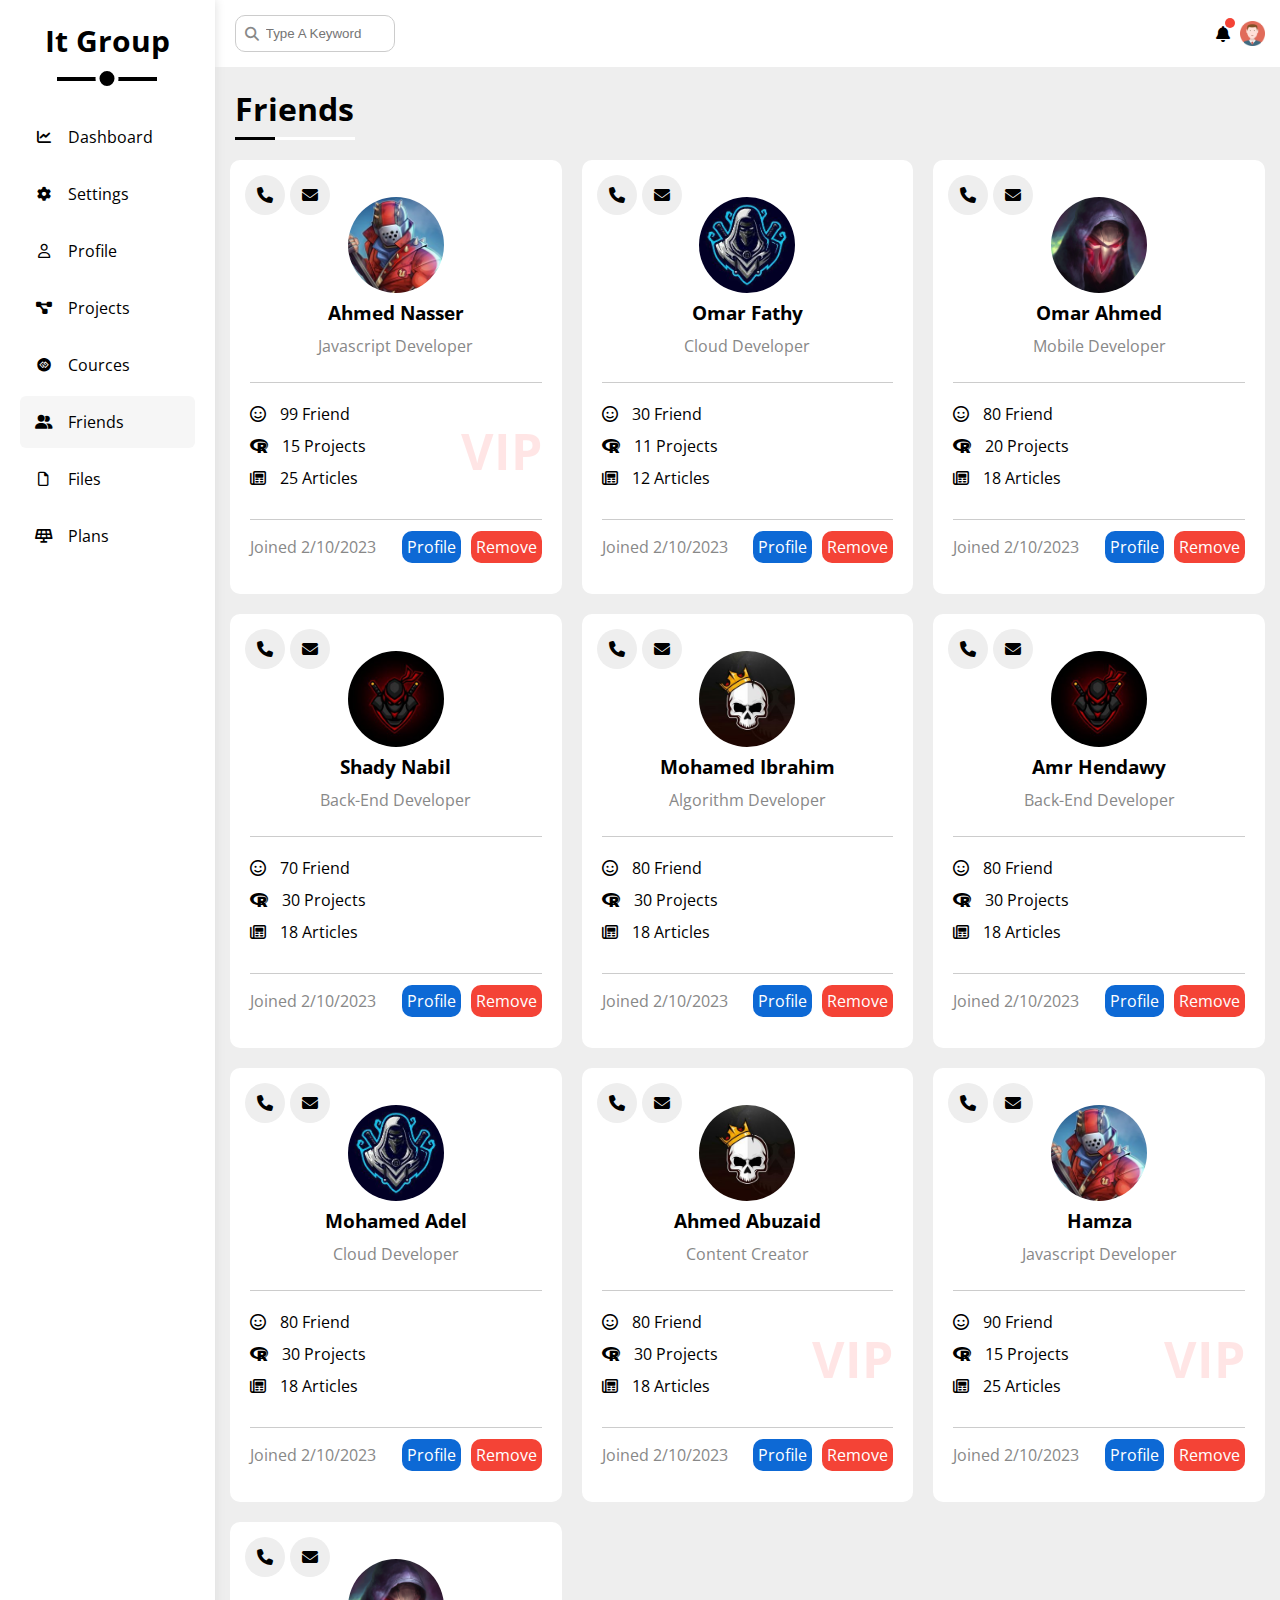
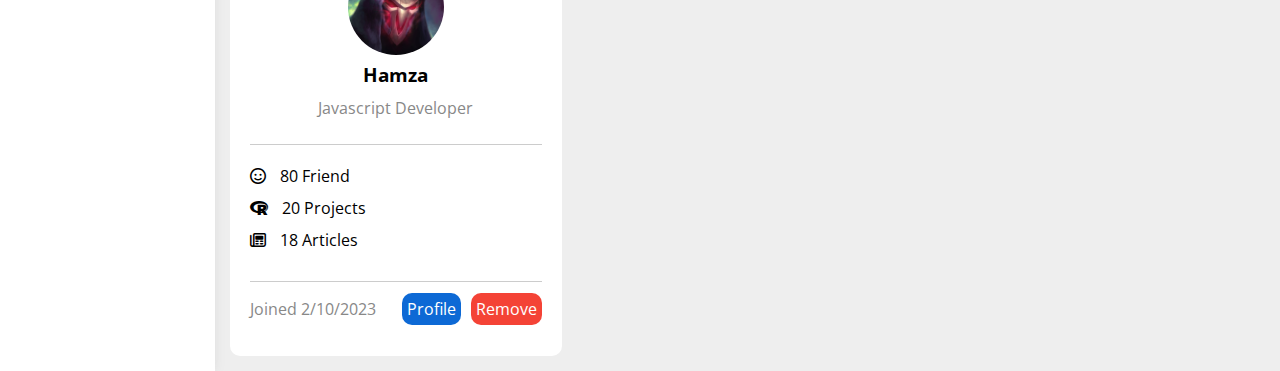
<file: friend.html>
<!DOCTYPE html>
<html lang="en">
<head>
    <meta charset="UTF-8">
    <meta name="viewport" content="width=device-width, initial-scale=1.0">
    <!-- Css Main Fille -->
    <link rel="stylesheet" href="css/framework.css">
    <!-- Css Framework -->
    <link rel="stylesheet" href="css/dashboard.css">
    <!-- Font Awesome File -->
    <link rel="stylesheet" href="css/all.min.css">
    <!-- Google Fonts -->
    <link rel="preconnect" href="https://fonts.googleapis.com">
    <link rel="preconnect" href="https://fonts.gstatic.com" crossorigin>
    <link href="https://fonts.googleapis.com/css2?family=Open+Sans:wght@300;500&display=swap" rel="stylesheet">
    <title>Friends</title>
</head>
<body>
    <div class="page d-flex">
        <div class="sidebar bg-white p-20 p-relative b-shadow">
            <h3 class="p-relative txt-c mt-0">It Group</h3>
            <ul>
                <li>
                    <a class=" d-flex fs-14 c-black align-center p-15 rad-6 mb-5" href="dashborad.html">
                        <i class="fa-solid fa-chart-line fa-fw mr-5"></i>
                        <span class="ml-10 fs-14">Dashboard</span>
                    </a>
                </li>
                <li>
                    <a class=" d-flex fs-14 c-black align-center p-15 rad-6 mb-5" href="setting.html">
                        <i class="fa-solid fa-gear fa-fw mr-5"></i>
                        <span class="ml-10 fs-14">settings</span>
                    </a>
                </li>
                <li>
                    <a class="  d-flex fs-14 c-black align-center p-15 rad-6 mb-5" href="profile.html">
                        <i class="fa-regular fa-user fa-fw mr-5"></i>
                        <span class="ml-10 fs-14">Profile</span>
                    </a>
                </li>
                <li>
                    <a class=" d-flex fs-14 c-black align-center p-15 rad-6 mb-5" href="project.html">
                        <i class="fa-solid fa-diagram-project fa-fw mr-5"></i>
                        <span class="ml-10 fs-14">Projects</span>
                    </a>
                </li>
                <li>
                    <a class="  d-flex fs-14 c-black align-center p-15 rad-6 mb-5" href="course.html">
                        <i class="fa-brands fa-gg-circle fa-fw mr-5"></i>
                        <span class="ml-10 fs-14">Cources</span>
                    </a>
                </li>
                <li>
                    <a class=" active d-flex fs-14 c-black align-center p-15 rad-6 mb-5" href="friend.html">
                        <i class="fa-solid fa-user-group fa-fw mr-5"></i>
                        <span class="ml-10 fs-14">Friends</span>
                    </a>
                </li>
                <li>
                    <a class=" d-flex fs-14 c-black align-center p-15 rad-6 mb-5" href="file.html">
                        <i class="fa-regular fa-file fa-fw mr-5"></i>
                        <span class="ml-10 fs-14">Files</span>
                    </a>
                </li>
                <li>
                    <a class=" d-flex fs-14 c-black align-center p-15 rad-6 mb-5" href="plan.html">
                        <i class="fa-solid fa-solar-panel fa-fw mr-5"></i>
                        <span class="ml-10 fs-14">Plans</span>
                    </a>
                </li>
            </ul>
        </div>
        <div class="content w-full">
            <!-- Start head -->
            <div class="head between-flex p-15 bg-white">
                <div class="search p-relative">
                    <input class="p-10 border rad-10 pl-30 ml-5 transition" type="search" placeholder="Type A Keyword">
                </div>
                <div class="icons d-flex align-center">
                    <span class="notification p-relative">
                        <i class="fa-solid fa-bell"></i>
                    </span>
                    <img src="./images/avatar.png" alt="">
                </div>
            </div>
            <!-- End head -->
            <h1 class="p-relative">Friends</h1>
            <!-- Start Friends -->
            <div class="friends-page d-grid gap-20 m-15">
                <div class="box bg-white p-20 rad-10 p-relative ">
                    <div class="head">
                        <img src="./images/friend-01.jpg" alt="">
                        <h3 class="m-0">Ahmed Nasser</h3>
                        <p class="m-10-0 c-grey">Javascript Developer</p>
                    </div>
                    <ul class="p-20-0 p-relative">
                        <li class="mb-10">
                            <i class="fa-regular fa-face-smile mr-10"></i>
                            <span class="">99 Friend</span>
                        </li>
                        <li class="mb-10">
                            <i class="fa-brands fa-r-project mr-10"></i>
                            <span class="">15 Projects</span>
                        </li>
                        <li class="mb-10">
                            <i class="fa-regular fa-newspaper mr-10"></i>
                            <span class="">25 Articles</span>
                        </li>
                    </ul>
                    <div class="foot between-flex">
                        <p class="c-grey">Joined 2/10/2023</p>
                        <a href="" class="mr-10 bg-blue-2 c-white p-5 rad-10">Profile</a>
                        <a href="" class="bg-red-2 c-white p-5 rad-10">Remove</a>
                    </div>
                </div>
                <div class="box bg-white p-20 rad-10 p-relative ">
                    <div class="head">
                        <img src="./images/friend-02.jpg" alt="">
                        <h3 class="m-0">Omar Fathy</h3>
                        <p class="m-10-0 c-grey">Cloud Developer</p>
                    </div>
                    <ul class="p-20-0 p-relative">
                        <li class="mb-10">
                            <i class="fa-regular fa-face-smile mr-10"></i>
                            <span class="">30 Friend</span>
                        </li>
                        <li class="mb-10">
                            <i class="fa-brands fa-r-project mr-10"></i>
                            <span class="">11 Projects</span>
                        </li>
                        <li class="mb-10">
                            <i class="fa-regular fa-newspaper mr-10"></i>
                            <span class="">12 Articles</span>
                        </li>
                    </ul>
                    <div class="foot between-flex">
                        <p class="c-grey">Joined 2/10/2023</p>
                        <a href="" class="mr-10 bg-blue-2 c-white p-5 rad-10">Profile</a>
                        <a href="" class="bg-red-2 c-white p-5 rad-10">Remove</a>
                    </div>
                </div>
                <div class="box bg-white p-20 rad-10 p-relative ">
                    <div class="head">
                        <img src="./images/friend-03.jpg" alt="">
                        <h3 class="m-0">Omar Ahmed</h3>
                        <p class="m-10-0 c-grey">Mobile Developer</p>
                    </div>
                    <ul class="p-20-0 p-relative">
                        <li class="mb-10">
                            <i class="fa-regular fa-face-smile mr-10"></i>
                            <span class="">80 Friend</span>
                        </li>
                        <li class="mb-10">
                            <i class="fa-brands fa-r-project mr-10"></i>
                            <span class="">20 Projects</span>
                        </li>
                        <li class="mb-10">
                            <i class="fa-regular fa-newspaper mr-10"></i>
                            <span class="">18 Articles</span>
                        </li>
                    </ul>
                    <div class="foot between-flex">
                        <p class="c-grey">Joined 2/10/2023</p>
                        <a href="" class="mr-10 bg-blue-2 c-white p-5 rad-10">Profile</a>
                        <a href="" class="bg-red-2 c-white p-5 rad-10">Remove</a>
                    </div>
                </div>
                <div class="box bg-white p-20 rad-10 p-relative ">
                    <div class="head">
                        <img src="./images/friend-04.jpg" alt="">
                        <h3 class="m-0">Shady Nabil</h3>
                        <p class="m-10-0 c-grey">Back-End Developer</p>
                    </div>
                    <ul class="p-20-0 p-relative">
                        <li class="mb-10">
                            <i class="fa-regular fa-face-smile mr-10"></i>
                            <span class="">70 Friend</span>
                        </li>
                        <li class="mb-10">
                            <i class="fa-brands fa-r-project mr-10"></i>
                            <span class="">30 Projects</span>
                        </li>
                        <li class="mb-10">
                            <i class="fa-regular fa-newspaper mr-10"></i>
                            <span class="">18 Articles</span>
                        </li>
                    </ul>
                    <div class="foot between-flex">
                        <p class="c-grey">Joined 2/10/2023</p>
                        <a href="" class="mr-10 bg-blue-2 c-white p-5 rad-10">Profile</a>
                        <a href="" class="bg-red-2 c-white p-5 rad-10">Remove</a>
                    </div>
                </div>
                <div class="box bg-white p-20 rad-10 p-relative ">
                    <div class="head">
                        <img src="./images/friend-05.jpg" alt="">
                        <h3 class="m-0">Mohamed Ibrahim</h3>
                        <p class="m-10-0 c-grey">Algorithm Developer</p>
                    </div>
                    <ul class="p-20-0 p-relative">
                        <li class="mb-10">
                            <i class="fa-regular fa-face-smile mr-10"></i>
                            <span class="">80 Friend</span>
                        </li>
                        <li class="mb-10">
                            <i class="fa-brands fa-r-project mr-10"></i>
                            <span class="">30 Projects</span>
                        </li>
                        <li class="mb-10">
                            <i class="fa-regular fa-newspaper mr-10"></i>
                            <span class="">18 Articles</span>
                        </li>
                    </ul>
                    <div class="foot between-flex">
                        <p class="c-grey">Joined 2/10/2023</p>
                        <a href="" class="mr-10 bg-blue-2 c-white p-5 rad-10">Profile</a>
                        <a href="" class="bg-red-2 c-white p-5 rad-10">Remove</a>
                    </div>
                </div>
                <div class="box bg-white p-20 rad-10 p-relative ">
                    <div class="head">
                        <img src="./images/friend-04.jpg" alt="">
                        <h3 class="m-0">Amr Hendawy</h3>
                        <p class="m-10-0 c-grey">Back-End Developer</p>
                    </div>
                    <ul class="p-20-0 p-relative">
                        <li class="mb-10">
                            <i class="fa-regular fa-face-smile mr-10"></i>
                            <span class="">80 Friend</span>
                        </li>
                        <li class="mb-10">
                            <i class="fa-brands fa-r-project mr-10"></i>
                            <span class="">30 Projects</span>
                        </li>
                        <li class="mb-10">
                            <i class="fa-regular fa-newspaper mr-10"></i>
                            <span class="">18 Articles</span>
                        </li>
                    </ul>
                    <div class="foot between-flex">
                        <p class="c-grey">Joined 2/10/2023</p>
                        <a href="" class="mr-10 bg-blue-2 c-white p-5 rad-10">Profile</a>
                        <a href="" class="bg-red-2 c-white p-5 rad-10">Remove</a>
                    </div>
                </div>
                <div class="box bg-white p-20 rad-10 p-relative ">
                    <div class="head">
                        <img src="./images/friend-02.jpg" alt="">
                        <h3 class="m-0">Mohamed Adel</h3>
                        <p class="m-10-0 c-grey">Cloud Developer</p>
                    </div>
                    <ul class="p-20-0 p-relative">
                        <li class="mb-10">
                            <i class="fa-regular fa-face-smile mr-10"></i>
                            <span class="">80 Friend</span>
                        </li>
                        <li class="mb-10">
                            <i class="fa-brands fa-r-project mr-10"></i>
                            <span class="">30 Projects</span>
                        </li>
                        <li class="mb-10">
                            <i class="fa-regular fa-newspaper mr-10"></i>
                            <span class="">18 Articles</span>
                        </li>
                    </ul>
                    <div class="foot between-flex">
                        <p class="c-grey">Joined 2/10/2023</p>
                        <a href="" class="mr-10 bg-blue-2 c-white p-5 rad-10">Profile</a>
                        <a href="" class="bg-red-2 c-white p-5 rad-10">Remove</a>
                    </div>
                </div>
                <div class="box bg-white p-20 rad-10 p-relative ">
                    <div class="head">
                        <img src="./images/friend-05.jpg" alt="">
                        <h3 class="m-0">Ahmed Abuzaid</h3>
                        <p class="m-10-0 c-grey">Content Creator</p>
                    </div>
                    <ul class="p-20-0 p-relative">
                        <li class="mb-10">
                            <i class="fa-regular fa-face-smile mr-10"></i>
                            <span class="">80 Friend</span>
                        </li>
                        <li class="mb-10">
                            <i class="fa-brands fa-r-project mr-10"></i>
                            <span class="">30 Projects</span>
                        </li>
                        <li class="mb-10">
                            <i class="fa-regular fa-newspaper mr-10"></i>
                            <span class="">18 Articles</span>
                        </li>
                    </ul>
                    <div class="foot between-flex">
                        <p class="c-grey">Joined 2/10/2023</p>
                        <a href="" class="mr-10 bg-blue-2 c-white p-5 rad-10">Profile</a>
                        <a href="" class="bg-red-2 c-white p-5 rad-10">Remove</a>
                    </div>
                </div>
                <div class="box bg-white p-20 rad-10 p-relative ">
                    <div class="head">
                        <img src="./images/friend-01.jpg" alt="">
                        <h3 class="m-0">Hamza</h3>
                        <p class="m-10-0 c-grey">Javascript Developer</p>
                    </div>
                    <ul class="p-20-0 p-relative">
                        <li class="mb-10">
                            <i class="fa-regular fa-face-smile mr-10"></i>
                            <span class="">90 Friend</span>
                        </li>
                        <li class="mb-10">
                            <i class="fa-brands fa-r-project mr-10"></i>
                            <span class="">15 Projects</span>
                        </li>
                        <li class="mb-10">
                            <i class="fa-regular fa-newspaper mr-10"></i>
                            <span class="">25 Articles</span>
                        </li>
                    </ul>
                    <div class="foot between-flex">
                        <p class="c-grey">Joined 2/10/2023</p>
                        <a href="" class="mr-10 bg-blue-2 c-white p-5 rad-10">Profile</a>
                        <a href="" class="bg-red-2 c-white p-5 rad-10">Remove</a>
                    </div>
                </div>
                <div class="box bg-white p-20 rad-10 p-relative ">
                    <div class="head">
                        <img src="./images/friend-03.jpg" alt="">
                        <h3 class="m-0">Hamza</h3>
                        <p class="m-10-0 c-grey">Javascript Developer</p>
                    </div>
                    <ul class="p-20-0 p-relative">
                        <li class="mb-10">
                            <i class="fa-regular fa-face-smile mr-10"></i>
                            <span class="">80 Friend</span>
                        </li>
                        <li class="mb-10">
                            <i class="fa-brands fa-r-project mr-10"></i>
                            <span class="">20 Projects</span>
                        </li>
                        <li class="mb-10">
                            <i class="fa-regular fa-newspaper mr-10"></i>
                            <span class="">18 Articles</span>
                        </li>
                    </ul>
                    <div class="foot between-flex">
                        <p class="c-grey">Joined 2/10/2023</p>
                        <a href="" class="mr-10 bg-blue-2 c-white p-5 rad-10">Profile</a>
                        <a href="" class="bg-red-2 c-white p-5 rad-10">Remove</a>
                    </div>
                </div>
            </div>
            <!-- End Friends -->
        </div>
    </div>
</body>
</html>
</file>
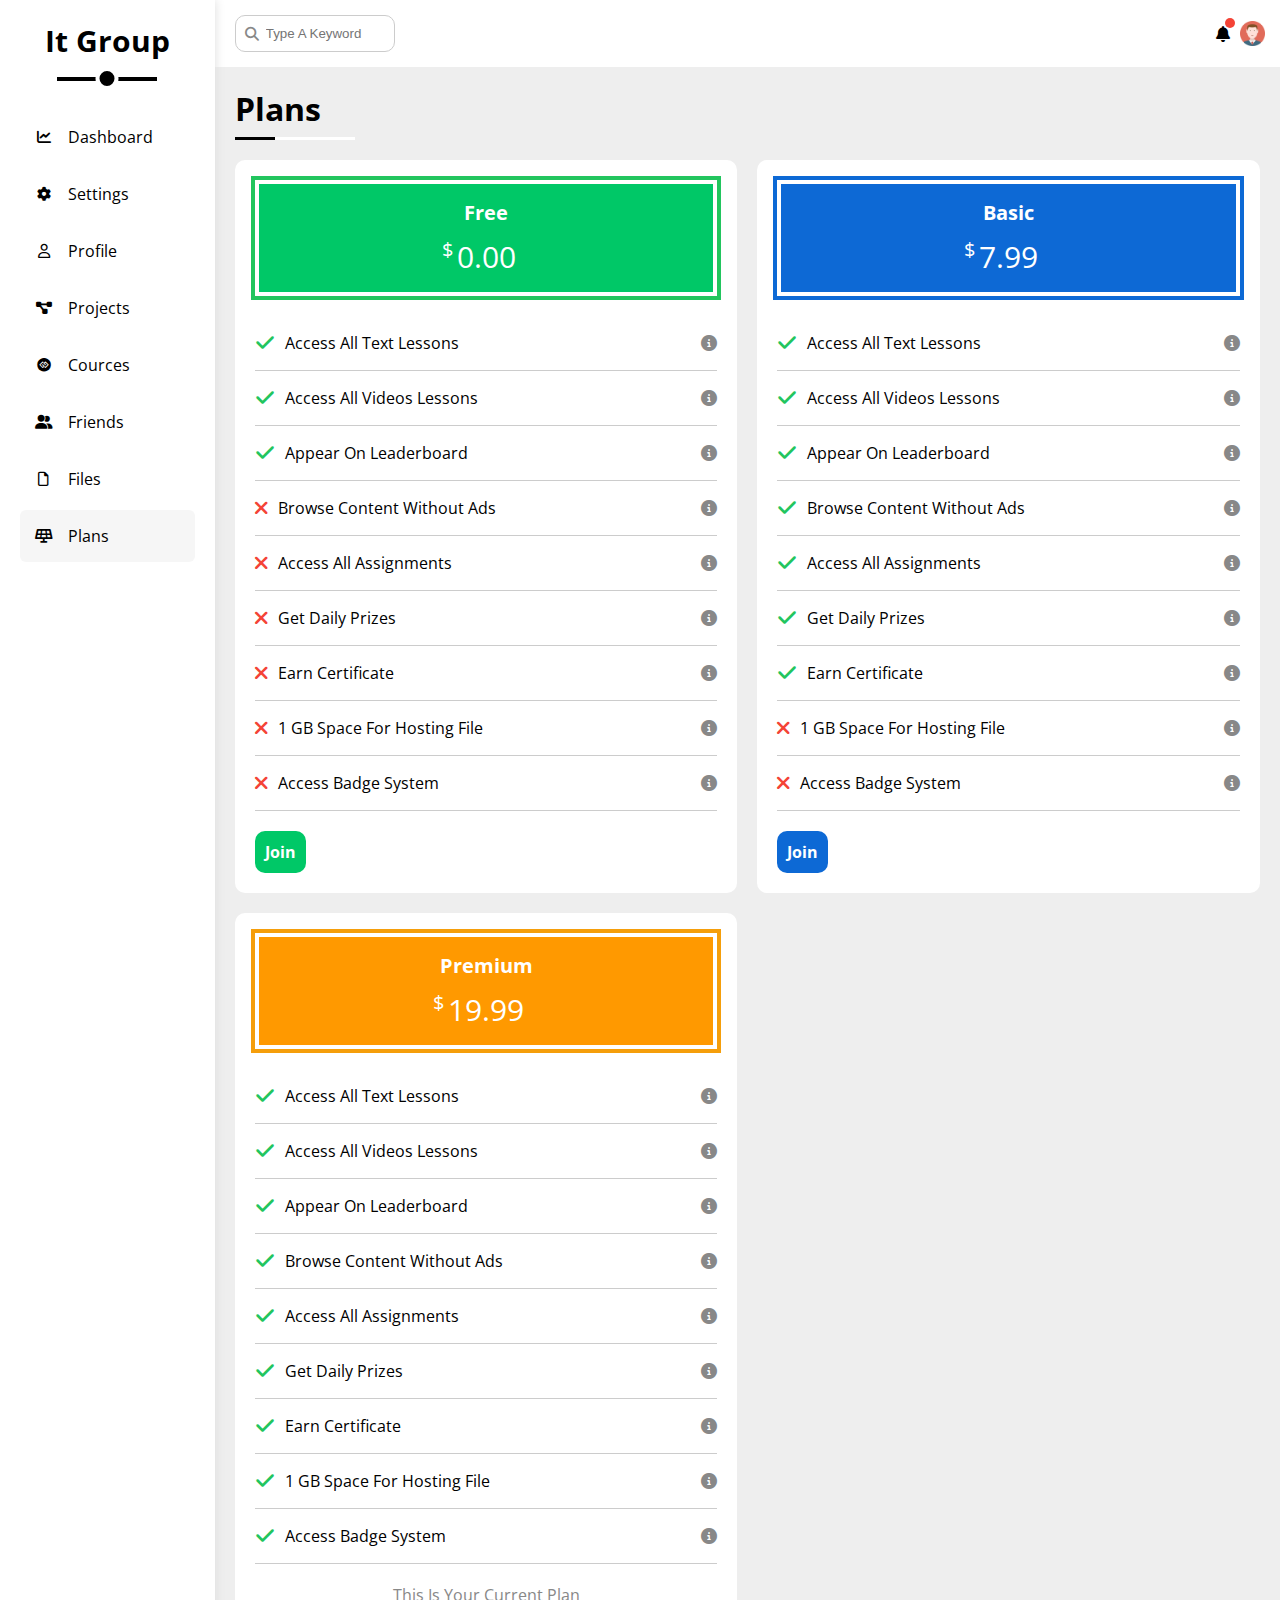
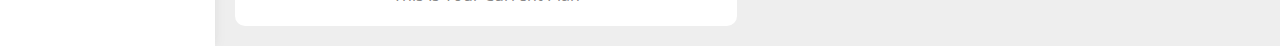
<file: plan.html>
<!DOCTYPE html>
<html lang="en">
<head>
    <meta charset="UTF-8">
    <meta name="viewport" content="width=device-width, initial-scale=1.0">
    <!-- Css Main Fille -->
    <link rel="stylesheet" href="css/framework.css">
    <!-- Css Framework -->
    <link rel="stylesheet" href="css/dashboard.css">
    <!-- Font Awesome File -->
    <link rel="stylesheet" href="css/all.min.css">
    <!-- Google Fonts -->
    <link rel="preconnect" href="https://fonts.googleapis.com">
    <link rel="preconnect" href="https://fonts.gstatic.com" crossorigin>
    <link href="https://fonts.googleapis.com/css2?family=Open+Sans:wght@300;500&display=swap" rel="stylesheet">
    <title>Plans</title>
</head>
<body>
    <div class="page d-flex">
        <div class="sidebar bg-white p-20 p-relative b-shadow">
            <h3 class="p-relative txt-c mt-0">It Group</h3>
            <ul>
                <li>
                    <a class=" d-flex fs-14 c-black align-center p-15 rad-6 mb-5" href="dashborad.html">
                        <i class="fa-solid fa-chart-line fa-fw mr-5"></i>
                        <span class="ml-10 fs-14">Dashboard</span>
                    </a>
                </li>
                <li>
                    <a class=" d-flex fs-14 c-black align-center p-15 rad-6 mb-5" href="setting.html">
                        <i class="fa-solid fa-gear fa-fw mr-5"></i>
                        <span class="ml-10 fs-14">settings</span>
                    </a>
                </li>
                <li>
                    <a class="  d-flex fs-14 c-black align-center p-15 rad-6 mb-5" href="profile.html">
                        <i class="fa-regular fa-user fa-fw mr-5"></i>
                        <span class="ml-10 fs-14">Profile</span>
                    </a>
                </li>
                <li>
                    <a class=" d-flex fs-14 c-black align-center p-15 rad-6 mb-5" href="project.html">
                        <i class="fa-solid fa-diagram-project fa-fw mr-5"></i>
                        <span class="ml-10 fs-14">Projects</span>
                    </a>
                </li>
                <li>
                    <a class="  d-flex fs-14 c-black align-center p-15 rad-6 mb-5" href="course.html">
                        <i class="fa-brands fa-gg-circle fa-fw mr-5"></i>
                        <span class="ml-10 fs-14">Cources</span>
                    </a>
                </li>
                <li>
                    <a class="  d-flex fs-14 c-black align-center p-15 rad-6 mb-5" href="friend.html">
                        <i class="fa-solid fa-user-group fa-fw mr-5"></i>
                        <span class="ml-10 fs-14">Friends</span>
                    </a>
                </li>
                <li>
                    <a class="  d-flex fs-14 c-black align-center p-15 rad-6 mb-5" href="file.html">
                        <i class="fa-regular fa-file fa-fw mr-5"></i>
                        <span class="ml-10 fs-14">Files</span>
                    </a>
                </li>
                <li>
                    <a class=" active d-flex fs-14 c-black align-center p-15 rad-6 mb-5" href="plan.html">
                        <i class="fa-solid fa-solar-panel fa-fw mr-5"></i>
                        <span class="ml-10 fs-14">Plans</span>
                    </a>
                </li>
            </ul>
        </div>
        <div class="content w-full">
            <!-- Start head -->
            <div class="head between-flex p-15 bg-white">
                <div class="search p-relative">
                    <input class="p-10 border rad-10 pl-30 ml-5 transition" type="search" placeholder="Type A Keyword">
                </div>
                <div class="icons d-flex align-center">
                    <span class="notification p-relative">
                        <i class="fa-solid fa-bell"></i>
                    </span>
                    <img src="./images/avatar.png" alt="">
                </div>
            </div>
            <!-- End head -->
            <h1 class="p-relative">Plans</h1>
            <!-- Start Palns-page -->
            <div class="plans-page d-grid gap-20 m-20">
                <div class="box bg-white rad-10 p-20">
                    <div class="head green txt-c c-white fw-bold bg-green p-15 mb-20">
                        <h3 class="m-0 mb-10 fs-20">Free</h3>
                        <span class="fs-30 fw-normal p-relative">0.00</span>
                    </div>
                    <ul class="">
                        <li class="between-flex">
                            <i class="fa-solid fa-check yes c-green fs-20 mr-10"></i>
                            <p class="">Access All Text Lessons</p>
                            <i class="fa-solid fa-circle-info c-grey"></i>
                        </li>
                        <li class="between-flex">
                            <i class="fa-solid fa-check yes c-green fs-20 mr-10"></i>
                            <p class="">Access All Videos Lessons</p>
                            <i class="fa-solid fa-circle-info c-grey"></i>
                        </li>
                        <li class="between-flex">
                            <i class="fa-solid fa-check yes c-green fs-20 mr-10"></i>
                            <p class="">Appear On Leaderboard</p>
                            <i class="fa-solid fa-circle-info c-grey"></i>
                        </li>
                        <li class="between-flex">
                            <i class="fa-solid fa-xmark c-red fs-20 mr-10"></i>
                            <p class="">Browse Content Without Ads</p>
                            <i class="fa-solid fa-circle-info c-grey"></i>
                        </li>
                        <li class="between-flex">
                            <i class="fa-solid fa-xmark c-red fs-20 mr-10"></i>
                            <p class="">Access All Assignments</p>
                            <i class="fa-solid fa-circle-info c-grey"></i>
                        </li>
                        <li class="between-flex">
                            <i class="fa-solid fa-xmark c-red fs-20 mr-10"></i>
                            <p class="">Get Daily Prizes</p>
                            <i class="fa-solid fa-circle-info c-grey"></i>
                        </li>
                        <li class="between-flex">
                            <i class="fa-solid fa-xmark c-red fs-20 mr-10"></i>
                            <p class="">Earn Certificate</p>
                            <i class="fa-solid fa-circle-info c-grey"></i>
                        </li>
                        <li class="between-flex">
                            <i class="fa-solid fa-xmark c-red fs-20 mr-10"></i>
                            <p class="">1 GB Space For Hosting File</p>
                            <i class="fa-solid fa-circle-info c-grey"></i>
                        </li>
                        <li class="between-flex">
                            <i class="fa-solid fa-xmark c-red fs-20 mr-10"></i>
                            <p class="">Access Badge System</p>
                            <i class="fa-solid fa-circle-info c-grey"></i>
                        </li>
                        <a href="##" class="bg-green c-white p-10 fw-bold d-block mt-20 w-fit rad-10">Join</a>
                    </ul>
                </div>
                <div class="box bg-white rad-10 p-20">
                    <div class="head blue txt-c c-white fw-bold bg-blue-2 p-15 mb-20">
                        <h3 class="m-0 mb-10 fs-20">Basic</h3>
                        <span class="fs-30 fw-normal p-relative">7.99</span>
                    </div>
                    <ul class="">
                        <li class="between-flex">
                            <i class="fa-solid fa-check yes c-green fs-20 mr-10"></i>
                            <p class="">Access All Text Lessons</p>
                            <i class="fa-solid fa-circle-info c-grey"></i>
                        </li>
                        <li class="between-flex">
                            <i class="fa-solid fa-check yes c-green fs-20 mr-10"></i>
                            <p class="">Access All Videos Lessons</p>
                            <i class="fa-solid fa-circle-info c-grey"></i>
                        </li>
                        <li class="between-flex">
                            <i class="fa-solid fa-check yes c-green fs-20 mr-10"></i>
                            <p class="">Appear On Leaderboard</p>
                            <i class="fa-solid fa-circle-info c-grey"></i>
                        </li>
                        <li class="between-flex">
                            <i class="fa-solid fa-check yes c-green fs-20 mr-10"></i>
                            <p class="">Browse Content Without Ads</p>
                            <i class="fa-solid fa-circle-info c-grey"></i>
                        </li>
                        <li class="between-flex">
                            <i class="fa-solid fa-check yes c-green fs-20 mr-10"></i>
                            <p class="">Access All Assignments</p>
                            <i class="fa-solid fa-circle-info c-grey"></i>
                        </li>
                        <li class="between-flex">
                            <i class="fa-solid fa-check yes c-green fs-20 mr-10"></i>
                            <p class="">Get Daily Prizes</p>
                            <i class="fa-solid fa-circle-info c-grey"></i>
                        </li>
                        <li class="between-flex">
                            <i class="fa-solid fa-check yes c-green fs-20 mr-10"></i>
                            <p class="">Earn Certificate</p>
                            <i class="fa-solid fa-circle-info c-grey"></i>
                        </li>
                        <li class="between-flex">
                            <i class="fa-solid fa-xmark c-red fs-20 mr-10"></i>
                            <p class="">1 GB Space For Hosting File</p>
                            <i class="fa-solid fa-circle-info c-grey"></i>
                        </li>
                        <li class="between-flex">
                            <i class="fa-solid fa-xmark c-red fs-20 mr-10"></i>
                            <p class="">Access Badge System</p>
                            <i class="fa-solid fa-circle-info c-grey"></i>
                        </li>
                        <a href="##" class="bg-blue-2 c-white p-10 fw-bold d-block mt-20 w-fit rad-10">Join</a>
                    </ul>
                </div>
                <div class="box bg-white rad-10 p-20">
                    <div class="head orange txt-c c-white fw-bold bg-orange p-15 mb-20">
                        <h3 class="m-0 mb-10 fs-20">Premium</h3>
                        <span class="fs-30 fw-normal p-relative">19.99</span>
                    </div>
                    <ul class="">
                        <li class="between-flex">
                            <i class="fa-solid fa-check yes c-green fs-20 mr-10"></i>
                            <p class="">Access All Text Lessons</p>
                            <i class="fa-solid fa-circle-info c-grey"></i>
                        </li>
                        <li class="between-flex">
                            <i class="fa-solid fa-check yes c-green fs-20 mr-10"></i>
                            <p class="">Access All Videos Lessons</p>
                            <i class="fa-solid fa-circle-info c-grey"></i>
                        </li>
                        <li class="between-flex">
                            <i class="fa-solid fa-check yes c-green fs-20 mr-10"></i>
                            <p class="">Appear On Leaderboard</p>
                            <i class="fa-solid fa-circle-info c-grey"></i>
                        </li>
                        <li class="between-flex">
                            <i class="fa-solid fa-check yes c-green fs-20 mr-10"></i>
                            <p class="">Browse Content Without Ads</p>
                            <i class="fa-solid fa-circle-info c-grey"></i>
                        </li>
                        <li class="between-flex">
                            <i class="fa-solid fa-check yes c-green fs-20 mr-10"></i>
                            <p class="">Access All Assignments</p>
                            <i class="fa-solid fa-circle-info c-grey"></i>
                        </li>
                        <li class="between-flex">
                            <i class="fa-solid fa-check yes c-green fs-20 mr-10"></i>
                            <p class="">Get Daily Prizes</p>
                            <i class="fa-solid fa-circle-info c-grey"></i>
                        </li>
                        <li class="between-flex">
                            <i class="fa-solid fa-check yes c-green fs-20 mr-10"></i>
                            <p class="">Earn Certificate</p>
                            <i class="fa-solid fa-circle-info c-grey"></i>
                        </li>
                        <li class="between-flex">
                            <i class="fa-solid fa-check yes c-green fs-20 mr-10"></i>
                            <p class="">1 GB Space For Hosting File</p>
                            <i class="fa-solid fa-circle-info c-grey"></i>
                        </li>
                        <li class="between-flex">
                            <i class="fa-solid fa-check yes c-green fs-20 mr-10"></i>
                            <p class="">Access Badge System</p>
                            <i class="fa-solid fa-circle-info c-grey"></i>
                        </li>
                        <p class="c-grey txt-c m-0 mt-20 ">This Is Your Current Plan</p>
                    </ul>
                </div>
            </div>
            <!-- End Palns-page -->
        </div>
    </div>
</body>
</html>
</file>
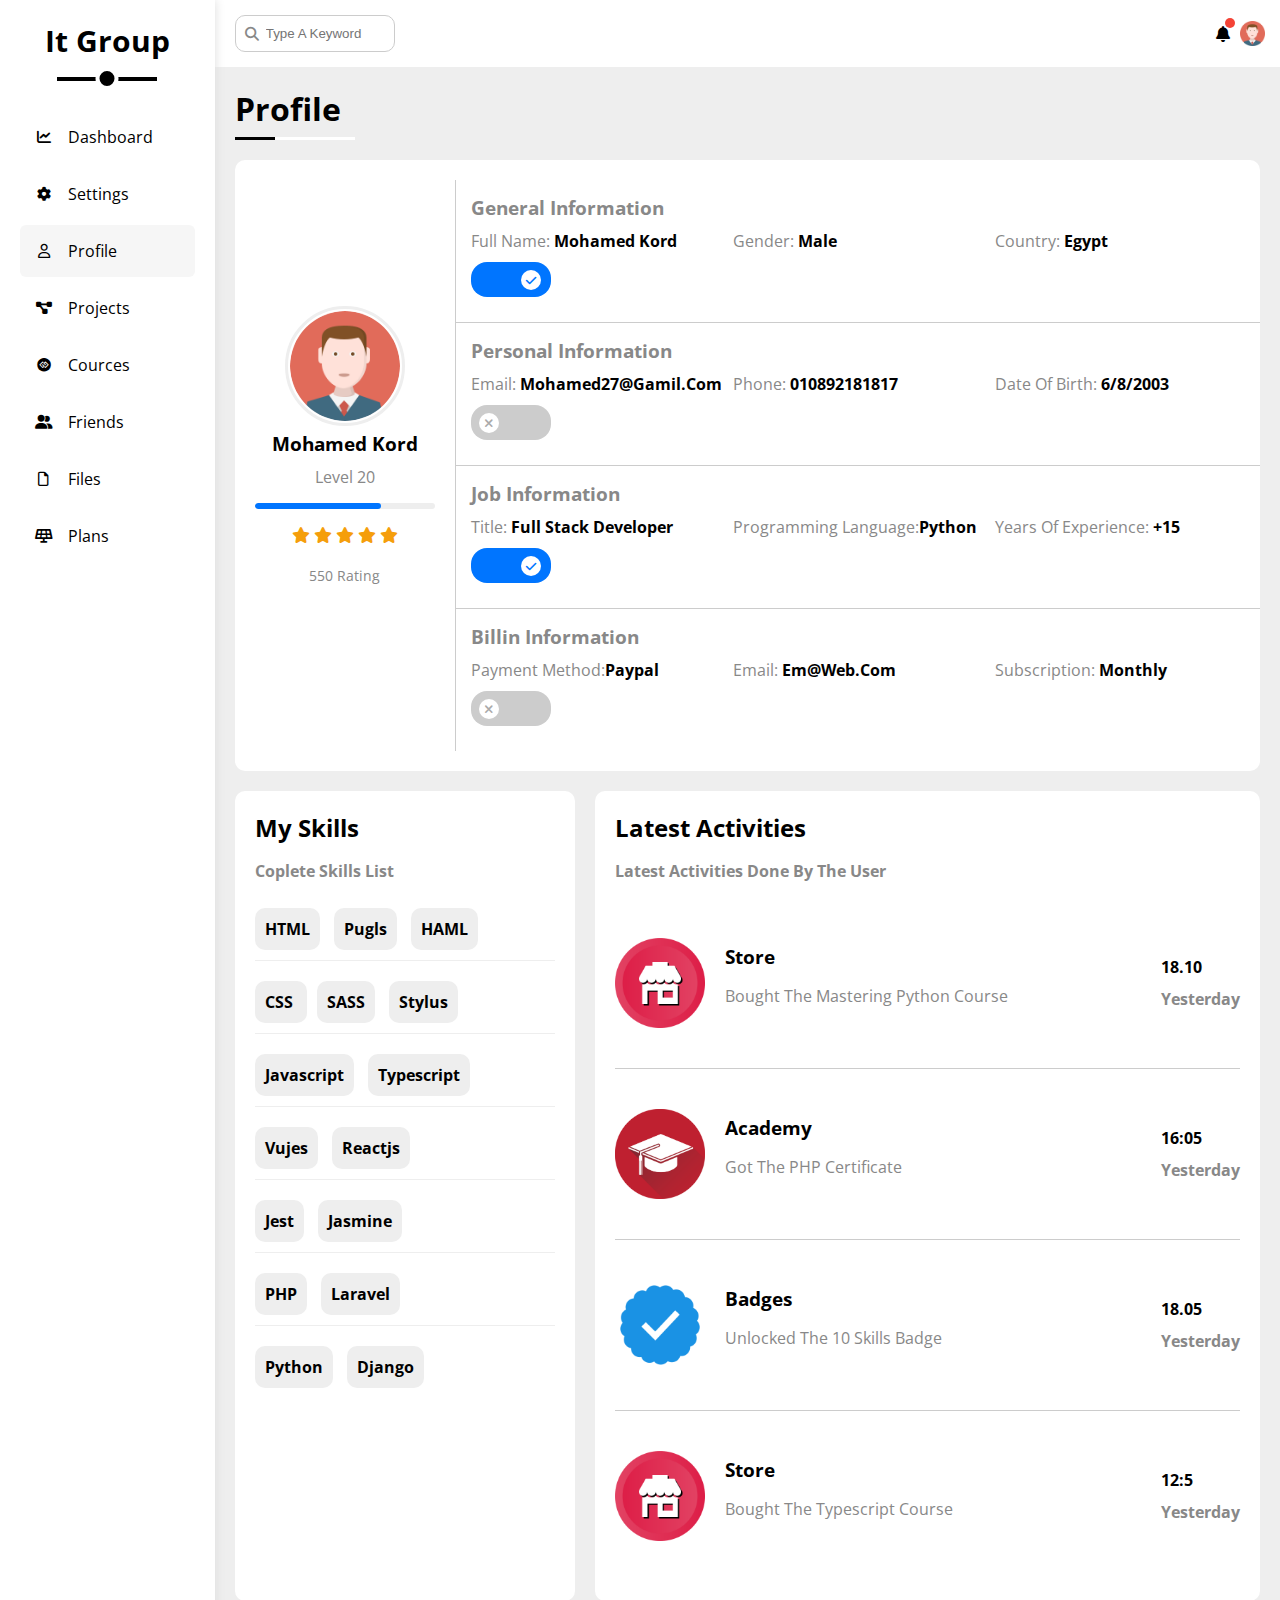
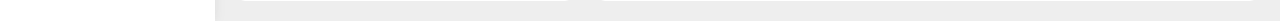
<file: profile.html>
<!DOCTYPE html>
<html lang="en">
<head>
    <meta charset="UTF-8">
    <meta name="viewport" content="width=device-width, initial-scale=1.0">
    <!-- Css Main Fille -->
    <link rel="stylesheet" href="css/framework.css">
    <!-- Css Framework -->
    <link rel="stylesheet" href="css/dashboard.css">
    <!-- Font Awesome File -->
    <link rel="stylesheet" href="css/all.min.css">
    <!-- Google Fonts -->
    <link rel="preconnect" href="https://fonts.googleapis.com">
    <link rel="preconnect" href="https://fonts.gstatic.com" crossorigin>
    <link href="https://fonts.googleapis.com/css2?family=Open+Sans:wght@300;500&display=swap" rel="stylesheet">
    <title>Profile</title>
</head>
<body>
    <div class="page d-flex">
        <div class="sidebar bg-white p-20 p-relative b-shadow">
            <h3 class="p-relative txt-c mt-0">It Group</h3>
            <ul>
                <li>
                    <a class=" d-flex fs-14 c-black align-center p-15 rad-6 mb-5" href="dashborad.html">
                        <i class="fa-solid fa-chart-line fa-fw mr-5"></i>
                        <span class="ml-10 fs-14">Dashboard</span>
                    </a>
                </li>
                <li>
                    <a class=" d-flex fs-14 c-black align-center p-15 rad-6 mb-5" href="setting.html">
                        <i class="fa-solid fa-gear fa-fw mr-5"></i>
                        <span class="ml-10 fs-14">settings</span>
                    </a>
                </li>
                <li>
                    <a class=" active d-flex fs-14 c-black align-center p-15 rad-6 mb-5" href="profile.html">
                        <i class="fa-regular fa-user fa-fw mr-5"></i>
                        <span class="ml-10 fs-14">Profile</span>
                    </a>
                </li>
                <li>
                    <a class=" d-flex fs-14 c-black align-center p-15 rad-6 mb-5" href="project.html">
                        <i class="fa-solid fa-diagram-project fa-fw mr-5"></i>
                        <span class="ml-10 fs-14">Projects</span>
                    </a>
                </li>
                <li>
                    <a class=" d-flex fs-14 c-black align-center p-15 rad-6 mb-5" href="course.html">
                        <i class="fa-brands fa-gg-circle fa-fw mr-5"></i>
                        <span class="ml-10 fs-14">Cources</span>
                    </a>
                </li>
                <li>
                    <a class=" d-flex fs-14 c-black align-center p-15 rad-6 mb-5" href="friend.html">
                        <i class="fa-solid fa-user-group fa-fw mr-5"></i>
                        <span class="ml-10 fs-14">Friends</span>
                    </a>
                </li>
                <li>
                    <a class=" d-flex fs-14 c-black align-center p-15 rad-6 mb-5" href="file.html">
                        <i class="fa-regular fa-file fa-fw mr-5"></i>
                        <span class="ml-10 fs-14">Files</span>
                    </a>
                </li>
                <li>
                    <a class=" d-flex fs-14 c-black align-center p-15 rad-6 mb-5" href="plan.html">
                        <i class="fa-solid fa-solar-panel fa-fw mr-5"></i>
                        <span class="ml-10 fs-14">Plans</span>
                    </a>
                </li>
            </ul>
        </div>
        <div class="content w-full">
            <!-- Start head -->
            <div class="head between-flex p-15 bg-white">
                <div class="search p-relative">
                    <input class="p-10 border rad-10 pl-30 ml-5 transition" type="search" placeholder="Type A Keyword">
                </div>
                <div class="icons d-flex align-center">
                    <span class="notification p-relative">
                        <i class="fa-solid fa-bell"></i>
                    </span>
                    <img src="./images/avatar.png" alt="">
                </div>
            </div>
            <!-- End head -->
            <h1 class="p-relative">Profile</h1>
            <!-- Start Profile-page -->
            <div class="profile m-20">
                <!-- Start Overview -->
                <div class="overview d-flex align-center bg-white rad-10">
                    <div class="avatar-box p-20 txt-c">
                        <img src="./images/avatar.png" class="rad-half" alt="">
                        <h3 class="m-0 ">Mohamed Kord</h3>
                        <p class=" m-10-0 c-grey">Level 20</p>
                        <div class="level p-relative">
                            <span class="p-absolute" style="width: 70%;"></span>
                        </div>
                        <div class="stars">
                            <i class="fa-solid fa-star c-orange"></i>
                            <i class="fa-solid fa-star c-orange"></i>
                            <i class="fa-solid fa-star c-orange"></i>
                            <i class="fa-solid fa-star c-orange"></i>
                            <i class="fa-solid fa-star c-orange"></i>
                        </div>
                        <span class="c-grey fs-14 d-block">550 Rating</span>
                    </div>
                    <div class="info-box">
                        <!-- Start Box-content -->
                        <div class="box-content p-15">
                            <h3 class="c-grey m-0">General Information</h3>
                            <div class="info between-flex m-10-0 ">
                                <p class="c-grey m-0"> full name:<span class="c-black  fw-bold"> mohamed kord</span></p>
                                <p class="c-grey m-0"> gender:<span class="c-black fw-bold"> male</span></p>
                                <p class="c-grey m-0"> country:<span class="c-black fw-bold"> egypt</span></p>
                                <label for="check" class="mt-10">
                                    <input type="checkbox" id="check" class="checkbox" checked>
                                    <div class="switch"></div>
                                </label>
                            </div>
                        </div>
                        <!-- End Box-content -->
                        <!-- Start Box-content -->
                        <div class="box-content p-15">
                            <h3 class="c-grey m-0">Personal Information</h3>
                            <div class="info between-flex m-10-0 ">
                                <p class="c-grey m-0"> email:<span class="c-black  fw-bold"> mohamed27@gamil.com</span></p>
                                <p class="c-grey m-0"> phone:<span class="c-black fw-bold"> 010892181817</span></p>
                                <p class="c-grey m-0"> date of birth:<span class="c-black fw-bold"> 6/8/2003</span></p>
                                <label for="check" class="mt-10">
                                    <input type="checkbox" id="check" class="checkbox" >
                                    <div class="switch"></div>
                                </label>
                            </div>
                        </div>
                        <!-- End Box-content -->
                        <!-- Start Box-content -->
                        <div class="box-content p-15">
                            <h3 class="c-grey m-0">job Information</h3>
                            <div class="info between-flex m-10-0 ">
                                <p class="c-grey m-0"> title:<span class="c-black  fw-bold"> full stack developer</span></p>
                                <p class="c-grey m-0"> programming language:<span class="c-black fw-bold">python</span></p>
                                <p class="c-grey m-0"> years of experience:<span class="c-black fw-bold"> +15</span></p>
                                <label for="check" class="mt-10">
                                    <input type="checkbox" id="check" class="checkbox" checked>
                                    <div class="switch"></div>
                                </label>
                            </div>
                        </div>
                        <!-- End Box-content -->
                        <!-- Start Box-content -->
                        <div class="box-content p-15">
                            <h3 class="c-grey m-0">billin Information</h3>
                            <div class="info between-flex m-10-0 ">
                                <p class="c-grey m-0"> payment method:<span class="c-black  fw-bold">paypal</span></p>
                                <p class="c-grey m-0"> email:<span class="c-black fw-bold"> em@web.com</span></p>
                                <p class="c-grey m-0"> subscription:<span class="c-black fw-bold"> monthly</span></p>
                                <label for="check" class="mt-10">
                                    <input type="checkbox" id="check" class="checkbox" >
                                    <div class="switch"></div>
                                </label>
                            </div>
                        </div>
                        <!-- End Box-content -->
                    </div>
                </div>
                <!-- End Overview -->
                <!-- Start Body -->
                <div class="body d-flex gap-20">
                    <!-- Start Skills -->
                    <div class="skills mt-20 bg-white p-20 rad-10">
                        <h2 class="m-0">My Skills</h2>
                        <p class="fw-bold c-grey">Coplete Skills List</p>
                        <ul>
                            <li class="m-10-0 p-20-0">
                                <span class="bg-eee p-10 rad-10 mr-10 fw-bold">HTML</span>
                                <span class="bg-eee p-10 rad-10 mr-10 fw-bold">Pugls</span>
                                <span class="bg-eee p-10 rad-10 fw-bold">HAML</span>
                            </li>
                            <li class="m-10-0 p-20-0">
                                <span class="bg-eee p-10 rad-10 mr-10 fw-bold">CSS </span>
                                <span class="bg-eee p-10 rad-10 mr-10 fw-bold">SASS</span>
                                <span class="bg-eee p-10 rad-10 fw-bold">Stylus</span>
                            </li>
                            <li class="m-10-0 p-20-0">
                                <span class="bg-eee p-10 rad-10 mr-10 fw-bold">javascript</span>
                                <span class="bg-eee p-10 rad-10 fw-bold">typescript</span>
                            </li>
                            <li class="m-10-0 p-20-0">
                                <span class="bg-eee p-10 rad-10 mr-10 fw-bold">Vujes</span>
                                <span class="bg-eee p-10 rad-10 fw-bold">Reactjs</span>
                            </li>
                            <li class="m-10-0 p-20-0">
                                <span class="bg-eee p-10 rad-10 mr-10 fw-bold">Jest</span>
                                <span class="bg-eee p-10 rad-10 fw-bold">Jasmine</span>
                            </li>
                            <li class="m-10-0 p-20-0">
                                <span class="bg-eee p-10 rad-10 mr-10 fw-bold">PHP</span>
                                <span class="bg-eee p-10 rad-10 fw-bold">Laravel</span>
                            </li>
                            <li class="m-10-0 p-20-0">
                                <span class="bg-eee p-10 rad-10 mr-10 fw-bold">Python</span>
                                <span class="bg-eee p-10 rad-10 fw-bold">Django</span>
                            </li>
                        </ul>
                    </div>
                    <!-- End Skills -->
                    <!-- Start Activities -->
                    <div class="activities mt-20 bg-white p-20 rad-10">
                        <h2 class="m-0">Latest Activities</h2>
                        <p class="fw-bold c-grey">Latest Activities Done By The User</p>
                        <ul>
                            <li class="between-flex p-20-0">
                                <div class="box d-flex align-center">
                                    <img src="./images/activity-01.png" width="90px" alt="">
                                    <div class="text ml-20">
                                        <h3 class="m-0">store</h3>
                                        <p class="c-grey">Bought The Mastering Python Course</p>
                                    </div>
                                </div>
                                <span class="fw-bold">
                                    18.10
                                    <span class="d-block mt-10 c-grey ">
                                        yesterday
                                    </span>
                                </span>
                            </li>
                            <li class="between-flex p-20-0">
                                <div class="box d-flex align-center">
                                    <img src="./images/activity-02.png" width="90px" alt="">
                                    <div class="text ml-20">
                                        <h3 class="m-0">Academy</h3>
                                        <p class="c-grey">Got The PHP Certificate</p>
                                    </div>
                                </div>
                                <span class="fw-bold">
                                    16:05
                                    <span class="d-block mt-10 c-grey ">
                                        yesterday
                                    </span>
                                </span>
                            </li>
                            <li class="between-flex p-20-0">
                                <div class="box d-flex align-center">
                                    <img src="./images/activity-03.png" width="90px" alt="">
                                    <div class="text ml-20">
                                        <h3 class="m-0">Badges</h3>
                                        <p class="c-grey">Unlocked The 10 Skills Badge</p>
                                    </div>
                                </div>
                                <span class="fw-bold">
                                    18.05
                                    <span class="d-block mt-10 c-grey ">
                                        yesterday
                                    </span>
                                </span>
                            </li>
                            <li class="between-flex p-20-0">
                                <div class="box d-flex align-center">
                                    <img src="./images/activity-01.png" width="90px" alt="">
                                    <div class="text ml-20">
                                        <h3 class="m-0">Store</h3>
                                        <p class="c-grey">Bought The Typescript Course</p>
                                    </div>
                                </div>
                                <span class="fw-bold">
                                    12:5
                                    <span class="d-block mt-10 c-grey ">
                                        yesterday
                                    </span>
                                </span>
                            </li>
                        </ul>
                    </div>
                    <!-- End Activities -->
                </div>
                <!-- End Body -->
            </div>
            <!-- End Profile-page -->
        </div>
    </div>
</body>
</html>
</file>
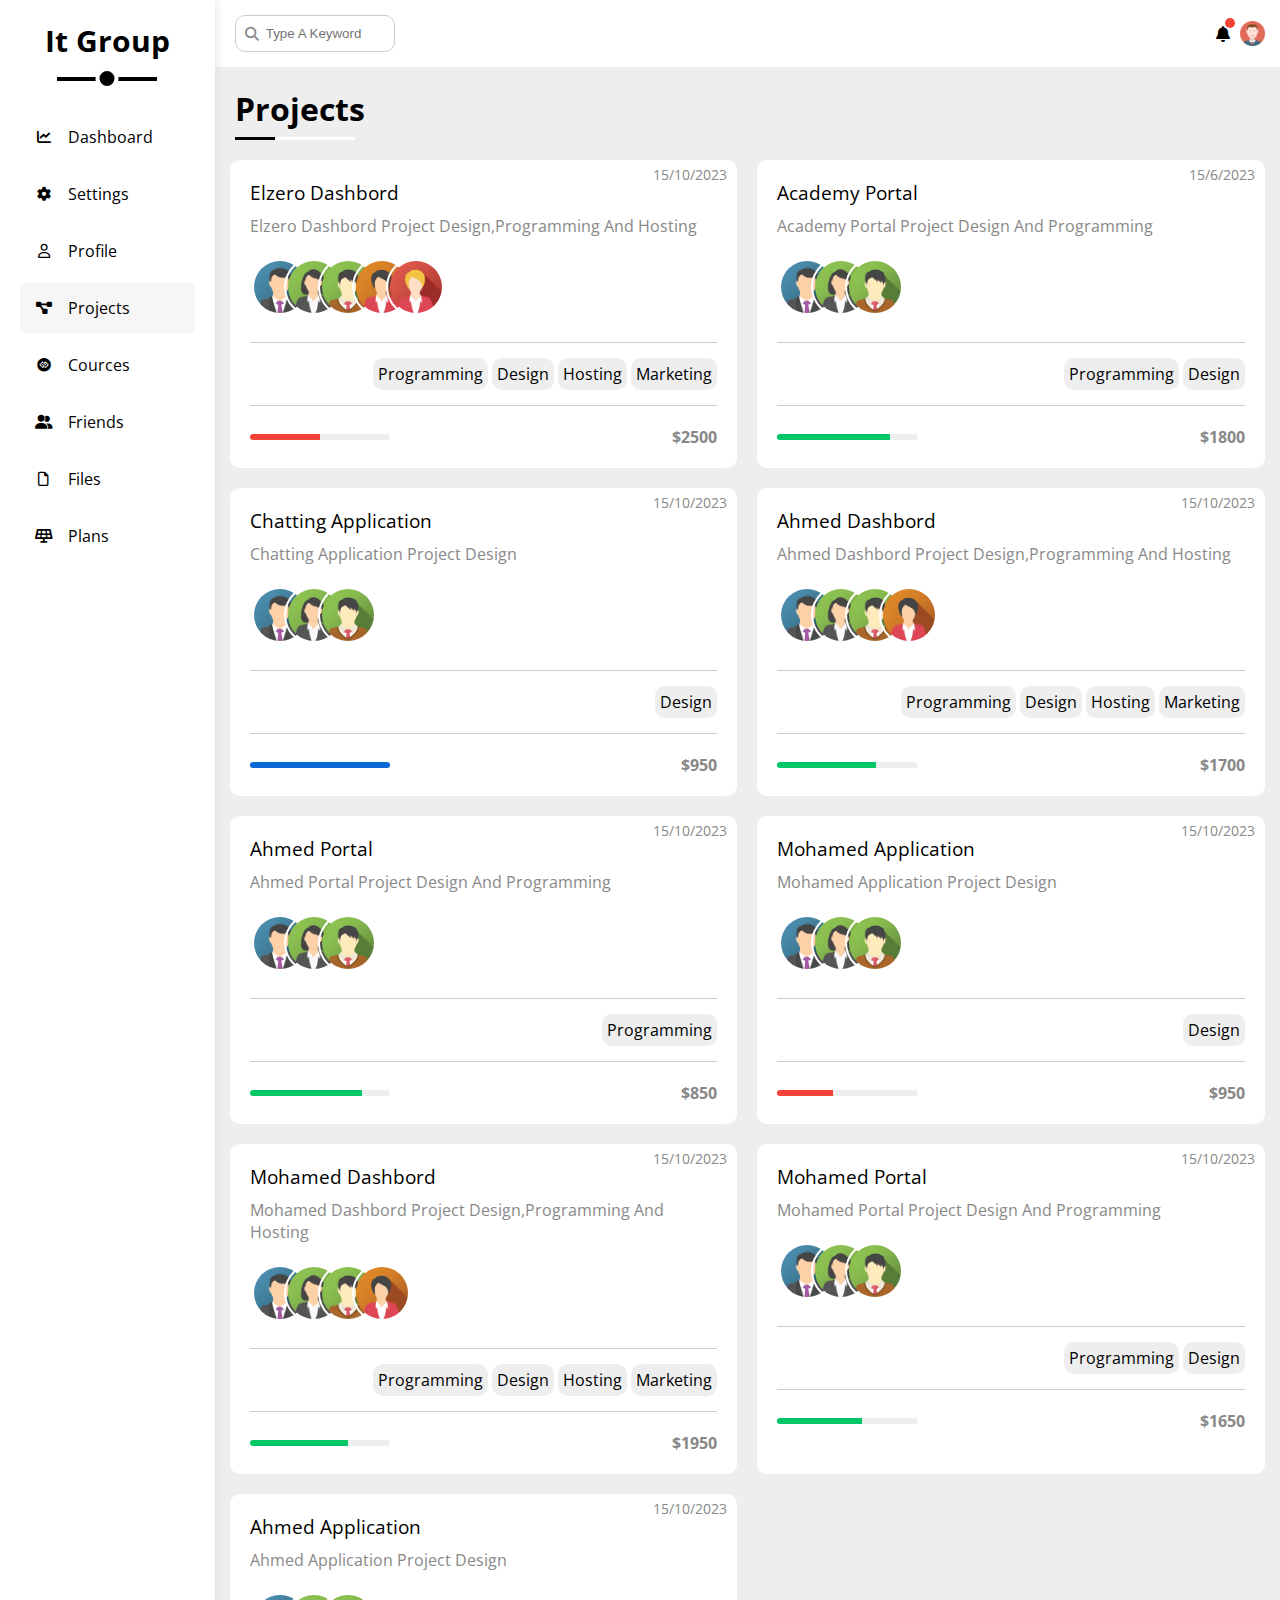
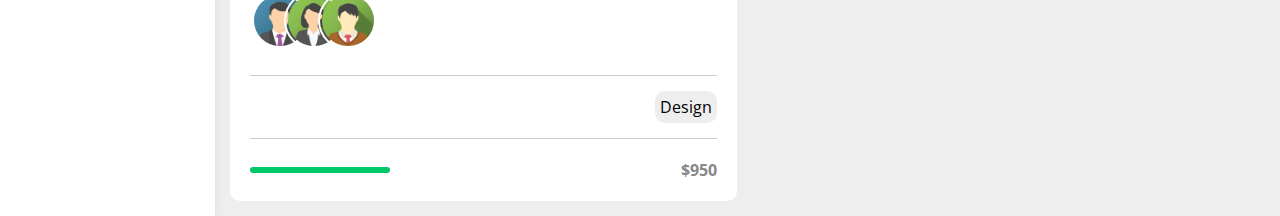
<file: project.html>
<!DOCTYPE html>
<html lang="en">
<head>
    <meta charset="UTF-8">
    <meta name="viewport" content="width=device-width, initial-scale=1.0">
    <!-- Css Main Fille -->
    <link rel="stylesheet" href="css/framework.css">
    <!-- Css Framework -->
    <link rel="stylesheet" href="css/dashboard.css">
    <!-- Font Awesome File -->
    <link rel="stylesheet" href="css/all.min.css">
    <!-- Google Fonts -->
    <link rel="preconnect" href="https://fonts.googleapis.com">
    <link rel="preconnect" href="https://fonts.gstatic.com" crossorigin>
    <link href="https://fonts.googleapis.com/css2?family=Open+Sans:wght@300;500&display=swap" rel="stylesheet">
    <title>Projects</title>
</head>
<body>
    <div class="page d-flex">
        <div class="sidebar bg-white p-20 p-relative b-shadow">
            <h3 class="p-relative txt-c mt-0">It Group</h3>
            <ul>
                <li>
                    <a class=" d-flex fs-14 c-black align-center p-15 rad-6 mb-5" href="dashborad.html">
                        <i class="fa-solid fa-chart-line fa-fw mr-5"></i>
                        <span class="ml-10 fs-14">Dashboard</span>
                    </a>
                </li>
                <li>
                    <a class=" d-flex fs-14 c-black align-center p-15 rad-6 mb-5" href="setting.html">
                        <i class="fa-solid fa-gear fa-fw mr-5"></i>
                        <span class="ml-10 fs-14">settings</span>
                    </a>
                </li>
                <li>
                    <a class="  d-flex fs-14 c-black align-center p-15 rad-6 mb-5" href="profile.html">
                        <i class="fa-regular fa-user fa-fw mr-5"></i>
                        <span class="ml-10 fs-14">Profile</span>
                    </a>
                </li>
                <li>
                    <a class="active d-flex fs-14 c-black align-center p-15 rad-6 mb-5" href="project.html">
                        <i class="fa-solid fa-diagram-project fa-fw mr-5"></i>
                        <span class="ml-10 fs-14">Projects</span>
                    </a>
                </li>
                <li>
                    <a class=" d-flex fs-14 c-black align-center p-15 rad-6 mb-5" href="course.html">
                        <i class="fa-brands fa-gg-circle fa-fw mr-5"></i>
                        <span class="ml-10 fs-14">Cources</span>
                    </a>
                </li>
                <li>
                    <a class=" d-flex fs-14 c-black align-center p-15 rad-6 mb-5" href="friend.html">
                        <i class="fa-solid fa-user-group fa-fw mr-5"></i>
                        <span class="ml-10 fs-14">Friends</span>
                    </a>
                </li>
                <li>
                    <a class=" d-flex fs-14 c-black align-center p-15 rad-6 mb-5" href="file.html">
                        <i class="fa-regular fa-file fa-fw mr-5"></i>
                        <span class="ml-10 fs-14">Files</span>
                    </a>
                </li>
                <li>
                    <a class=" d-flex fs-14 c-black align-center p-15 rad-6 mb-5" href="plan.html">
                        <i class="fa-solid fa-solar-panel fa-fw mr-5"></i>
                        <span class="ml-10 fs-14">Plans</span>
                    </a>
                </li>
            </ul>
        </div>
        <div class="content w-full">
            <!-- Start head -->
            <div class="head between-flex p-15 bg-white">
                <div class="search p-relative">
                    <input class="p-10 border rad-10 pl-30 ml-5 transition" type="search" placeholder="Type A Keyword">
                </div>
                <div class="icons d-flex align-center">
                    <span class="notification p-relative">
                        <i class="fa-solid fa-bell"></i>
                    </span>
                    <img src="./images/avatar.png" alt="">
                </div>
            </div>
            <!-- End head -->
            <h1 class="p-relative">Projects</h1>
            <!-- Start Projects -->
            <div class="projects m-15">
                <div class="projects-page d-grid gap-20">
                    <div class="box bg-white rad-10 p-20 p-relative">
                        <h3 class="m-0 fw-normal">
                            Elzero Dashbord
                            <span class="c-grey p-absolute fs-14 fw-normal">15/10/2023</span>
                        </h3>
                        <p class="m-10-0 c-grey">Elzero Dashbord Project Design,Programming And Hosting</p>
                        <div class="images m-20-0">
                            <img src="./images/team-01.png" width="60px" alt="">
                            <img src="./images/team-02.png" width="60px" alt="">
                            <img src="./images/team-03.png" width="60px" alt="">
                            <img src="./images/team-04.png" width="60px" alt="">
                            <img src="./images/team-05.png" width="60px" alt="">
                        </div>
                        <div class="tasks p-20-0">
                            <span class="bg-eee p-5 rad-10 ">Programming</span>
                            <span class="bg-eee p-5 rad-10 ">Design</span>
                            <span class="bg-eee p-5 rad-10 ">Hosting</span>
                            <span class="bg-eee p-5 rad-10 ">Marketing</span>
                        </div>
                        <div class="foot between-flex mt-20">
                            <div class="left p-relative">
                                <span class="p-absolute bg-red-2" style="width:50%;"></span>
                            </div>
                            <span class="fw-bold c-grey">$2500</span>
                        </div>
                    </div>
                    <div class="box bg-white rad-10 p-20 p-relative">
                        <h3 class="m-0 fw-normal">
                            Academy Portal
                            <span class="c-grey p-absolute fs-14 fw-normal">15/6/2023</span>
                        </h3>
                        <p class="m-10-0 c-grey">Academy Portal Project Design And Programming</p>
                        <div class="images m-20-0">
                            <img src="./images/team-01.png" width="60px" alt="">
                            <img src="./images/team-02.png" width="60px" alt="">
                            <img src="./images/team-03.png" width="60px" alt="">
                        </div>
                        <div class="tasks p-20-0">
                            <span class="bg-eee p-5 rad-10 ">Programming</span>
                            <span class="bg-eee p-5 rad-10 ">Design</span>
                        </div>
                        <div class="foot between-flex mt-20">
                            <div class="left p-relative">
                                <span class="p-absolute bg-green" style="width:80%;"></span>
                            </div>
                            <span class="fw-bold c-grey">$1800</span>
                        </div>
                    </div>
                    <div class="box bg-white rad-10 p-20 p-relative">
                        <h3 class="m-0 fw-normal">
                            Chatting Application
                            <span class="c-grey p-absolute fs-14 fw-normal">15/10/2023</span>
                        </h3>
                        <p class="m-10-0 c-grey">Chatting Application Project Design</p>
                        <div class="images m-20-0">
                            <img src="./images/team-01.png" width="60px" alt="">
                            <img src="./images/team-02.png" width="60px" alt="">
                            <img src="./images/team-03.png" width="60px" alt="">
                        </div>
                        <div class="tasks p-20-0">
                            <span class="bg-eee p-5 rad-10 ">Design</span>
                        </div>
                        <div class="foot between-flex mt-20">
                            <div class="left p-relative">
                                <span class="p-absolute bg-blue-2" style="width:100%;"></span>
                            </div>
                            <span class="fw-bold c-grey">$950</span>
                        </div>
                    </div>
                    <div class="box bg-white rad-10 p-20 p-relative">
                        <h3 class="m-0 fw-normal">
                            Ahmed Dashbord
                            <span class="c-grey p-absolute fs-14 fw-normal">15/10/2023</span>
                        </h3>
                        <p class="m-10-0 c-grey">Ahmed Dashbord Project Design,Programming And Hosting</p>
                        <div class="images m-20-0">
                            <img src="./images/team-01.png" width="60px" alt="">
                            <img src="./images/team-02.png" width="60px" alt="">
                            <img src="./images/team-03.png" width="60px" alt="">
                            <img src="./images/team-04.png" width="60px" alt="">
                        </div>
                        <div class="tasks p-20-0">
                            <span class="bg-eee p-5 rad-10 ">Programming</span>
                            <span class="bg-eee p-5 rad-10 ">Design</span>
                            <span class="bg-eee p-5 rad-10 ">Hosting</span>
                            <span class="bg-eee p-5 rad-10 ">Marketing</span>
                        </div>
                        <div class="foot between-flex mt-20">
                            <div class="left p-relative">
                                <span class="p-absolute bg-green" style="width:70%;"></span>
                            </div>
                            <span class="fw-bold c-grey">$1700</span>
                        </div>
                    </div>
                    <div class="box bg-white rad-10 p-20 p-relative">
                        <h3 class="m-0 fw-normal">
                            Ahmed Portal
                            <span class="c-grey p-absolute fs-14 fw-normal">15/10/2023</span>
                        </h3>
                        <p class="m-10-0 c-grey">Ahmed Portal Project Design And Programming</p>
                        <div class="images m-20-0">
                            <img src="./images/team-01.png" width="60px" alt="">
                            <img src="./images/team-02.png" width="60px" alt="">
                            <img src="./images/team-03.png" width="60px" alt="">
                        </div>
                        <div class="tasks p-20-0">
                            <span class="bg-eee p-5 rad-10 ">Programming</span>
                        </div>
                        <div class="foot between-flex mt-20">
                            <div class="left p-relative">
                                <span class="p-absolute bg-green" style="width:80%;"></span>
                            </div>
                            <span class="fw-bold c-grey">$850</span>
                        </div>
                    </div>
                    <div class="box bg-white rad-10 p-20 p-relative">
                        <h3 class="m-0 fw-normal">
                            Mohamed Application
                            <span class="c-grey p-absolute fs-14 fw-normal">15/10/2023</span>
                        </h3>
                        <p class="m-10-0 c-grey">Mohamed Application Project Design</p>
                        <div class="images m-20-0">
                            <img src="./images/team-01.png" width="60px" alt="">
                            <img src="./images/team-02.png" width="60px" alt="">
                            <img src="./images/team-03.png" width="60px" alt="">
                        </div>
                        <div class="tasks p-20-0">
                            <span class="bg-eee p-5 rad-10 ">Design</span>
                        </div>
                        <div class="foot between-flex mt-20">
                            <div class="left p-relative">
                                <span class="p-absolute bg-red-2" style="width:40%;"></span>
                            </div>
                            <span class="fw-bold c-grey">$950</span>
                        </div>
                    </div>
                    <div class="box bg-white rad-10 p-20 p-relative">
                        <h3 class="m-0 fw-normal">
                            Mohamed Dashbord
                            <span class="c-grey p-absolute fs-14 fw-normal">15/10/2023</span>
                        </h3>
                        <p class="m-10-0 c-grey">Mohamed Dashbord Project Design,Programming And Hosting</p>
                        <div class="images m-20-0">
                            <img src="./images/team-01.png" width="60px" alt="">
                            <img src="./images/team-02.png" width="60px" alt="">
                            <img src="./images/team-03.png" width="60px" alt="">
                            <img src="./images/team-04.png" width="60px" alt="">
                        </div>
                        <div class="tasks p-20-0">
                            <span class="bg-eee p-5 rad-10 ">Programming</span>
                            <span class="bg-eee p-5 rad-10 ">Design</span>
                            <span class="bg-eee p-5 rad-10 ">Hosting</span>
                            <span class="bg-eee p-5 rad-10 ">Marketing</span>
                        </div>
                        <div class="foot between-flex mt-20">
                            <div class="left p-relative">
                                <span class="p-absolute bg-green" style="width:70%;"></span>
                            </div>
                            <span class="fw-bold c-grey">$1950</span>
                        </div>
                    </div>
                    <div class="box bg-white rad-10 p-20 p-relative">
                        <h3 class="m-0 fw-normal">
                            Mohamed Portal
                            <span class="c-grey p-absolute fs-14 fw-normal">15/10/2023</span>
                        </h3>
                        <p class="m-10-0 c-grey">Mohamed Portal Project Design And Programming</p>
                        <div class="images m-20-0">
                            <img src="./images/team-01.png" width="60px" alt="">
                            <img src="./images/team-02.png" width="60px" alt="">
                            <img src="./images/team-03.png" width="60px" alt="">
                        </div>
                        <div class="tasks p-20-0">
                            <span class="bg-eee p-5 rad-10 ">Programming</span>
                            <span class="bg-eee p-5 rad-10 ">Design</span>
                        </div>
                        <div class="foot between-flex mt-20">
                            <div class="left p-relative">
                                <span class="p-absolute bg-green" style="width:60%;"></span>
                            </div>
                            <span class="fw-bold c-grey">$1650</span>
                        </div>
                    </div>
                    <div class="box bg-white rad-10 p-20 p-relative">
                        <h3 class="m-0 fw-normal">
                            Ahmed Application
                            <span class="c-grey p-absolute fs-14 fw-normal">15/10/2023</span>
                        </h3>
                        <p class="m-10-0 c-grey">Ahmed Application Project Design</p>
                        <div class="images m-20-0">
                            <img src="./images/team-01.png" width="60px" alt="">
                            <img src="./images/team-02.png" width="60px" alt="">
                            <img src="./images/team-03.png" width="60px" alt="">
                        </div>
                        <div class="tasks p-20-0">
                            <span class="bg-eee p-5 rad-10 ">Design</span>
                        </div>
                        <div class="foot between-flex mt-20">
                            <div class="left p-relative">
                                <span class="p-absolute bg-green" style="width:100%;"></span>
                            </div>
                            <span class="fw-bold c-grey">$950</span>
                        </div>
                    </div>
                </div>
            </div>
            <!-- End Projects -->
        </div>
    </div>
</body>
</html>
</file>
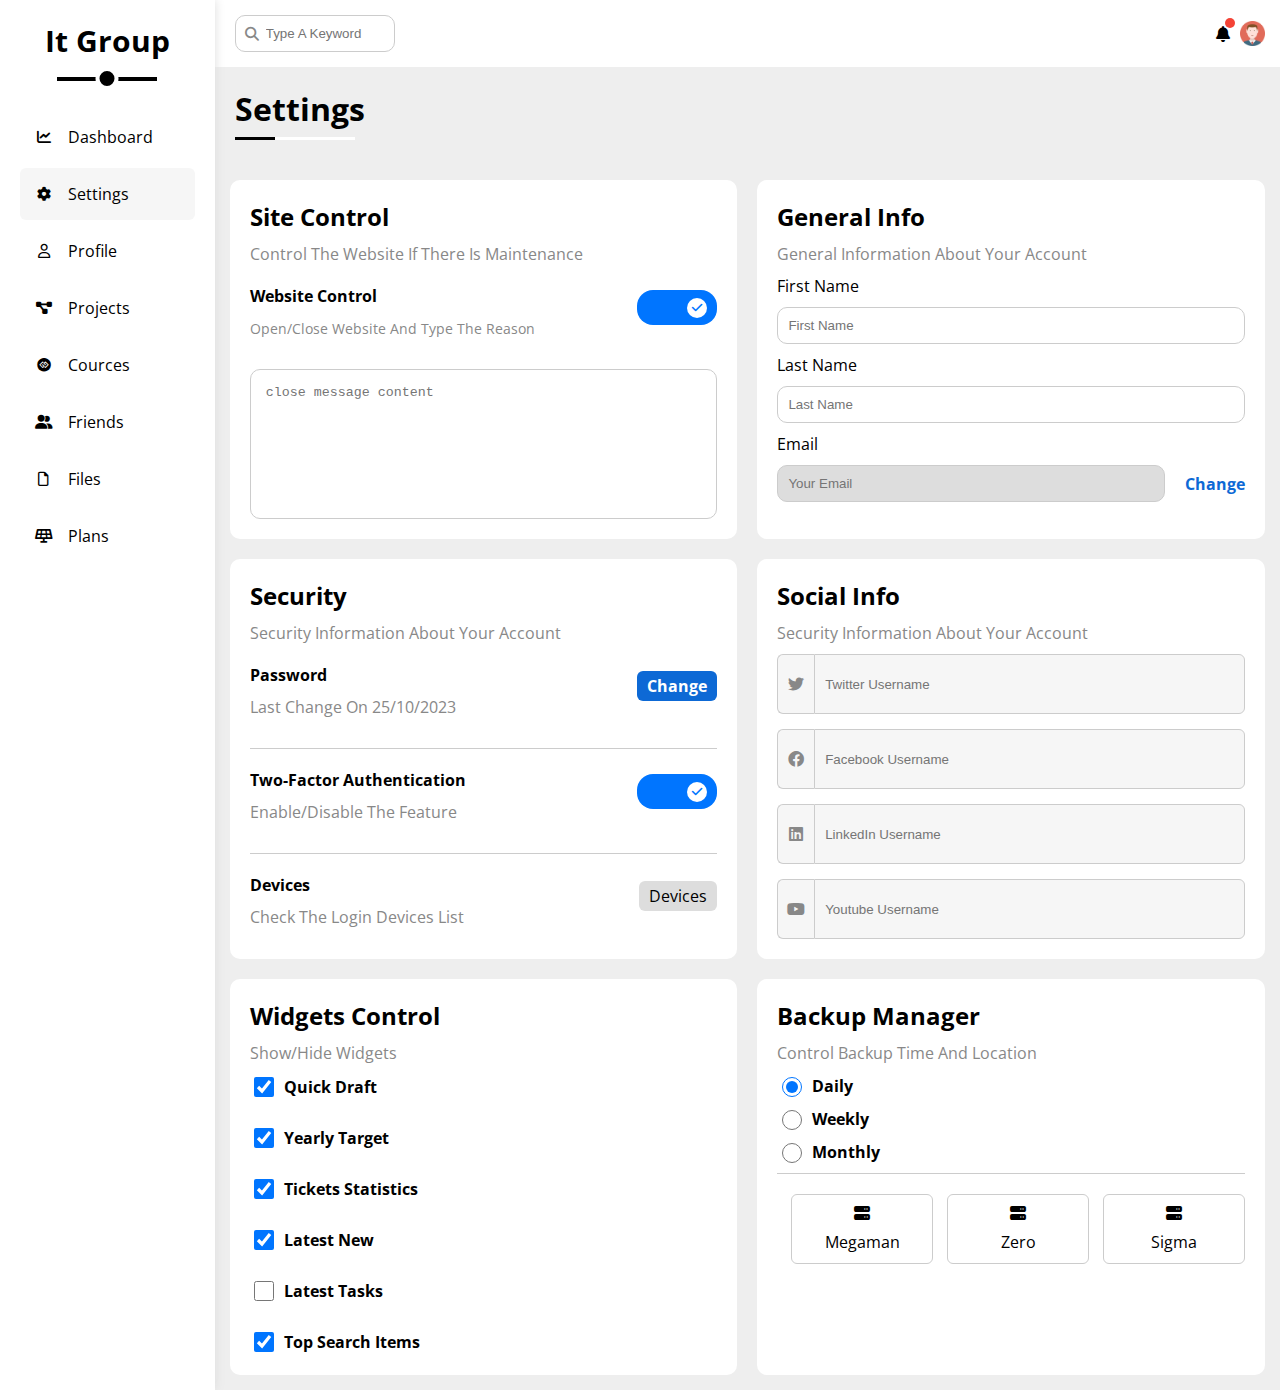
<file: setting.html>
<!DOCTYPE html>
<html lang="en">
<head>
    <meta charset="UTF-8">
    <meta name="viewport" content="width=device-width, initial-scale=1.0">
    <!-- Css Main Fille -->
    <link rel="stylesheet" href="css/framework.css">
    <!-- Css Framework -->
    <link rel="stylesheet" href="css/dashboard.css">
    <!-- Font Awesome File -->
    <link rel="stylesheet" href="css/all.min.css">
    <!-- Google Fonts -->
    <link rel="preconnect" href="https://fonts.googleapis.com">
    <link rel="preconnect" href="https://fonts.gstatic.com" crossorigin>
    <link href="https://fonts.googleapis.com/css2?family=Open+Sans:wght@300;500&display=swap" rel="stylesheet">
    <title>Setting</title>
</head>
<body>
    <div class="page d-flex">
        <div class="sidebar bg-white p-20 p-relative b-shadow">
            <h3 class="p-relative txt-c mt-0">It Group</h3>
            <ul>
                <li>
                    <a class=" d-flex fs-14 c-black align-center p-15 rad-6 mb-5" href="dashborad.html">
                        <i class="fa-solid fa-chart-line fa-fw mr-5"></i>
                        <span class="ml-10 fs-14">Dashboard</span>
                    </a>
                </li>
                <li>
                    <a class=" active d-flex fs-14 c-black align-center p-15 rad-6 mb-5" href="setting.html">
                        <i class="fa-solid fa-gear fa-fw mr-5"></i>
                        <span class="ml-10 fs-14">settings</span>
                    </a>
                </li>
                <li>
                    <a class=" d-flex fs-14 c-black align-center p-15 rad-6 mb-5" href="profile.html">
                        <i class="fa-regular fa-user fa-fw mr-5"></i>
                        <span class="ml-10 fs-14">Profile</span>
                    </a>
                </li>
                <li>
                    <a class=" d-flex fs-14 c-black align-center p-15 rad-6 mb-5" href="project.html">
                        <i class="fa-solid fa-diagram-project fa-fw mr-5"></i>
                        <span class="ml-10 fs-14">Projects</span>
                    </a>
                </li>
                <li>
                    <a class=" d-flex fs-14 c-black align-center p-15 rad-6 mb-5" href="course.html">
                        <i class="fa-brands fa-gg-circle fa-fw mr-5"></i>
                        <span class="ml-10 fs-14">Cources</span>
                    </a>
                </li>
                <li>
                    <a class=" d-flex fs-14 c-black align-center p-15 rad-6 mb-5" href="friend.html">
                        <i class="fa-solid fa-user-group fa-fw mr-5"></i>
                        <span class="ml-10 fs-14">Friends</span>
                    </a>
                </li>
                <li>
                    <a class=" d-flex fs-14 c-black align-center p-15 rad-6 mb-5" href="file.html">
                        <i class="fa-regular fa-file fa-fw mr-5"></i>
                        <span class="ml-10 fs-14">Files</span>
                    </a>
                </li>
                <li>
                    <a class=" d-flex fs-14 c-black align-center p-15 rad-6 mb-5" href="plan.html">
                        <i class="fa-solid fa-solar-panel fa-fw mr-5"></i>
                        <span class="ml-10 fs-14">Plans</span>
                    </a>
                </li>
            </ul>
        </div>
        <div class="content w-full">
            <!-- Start head -->
            <div class="head between-flex p-15 bg-white">
                <div class="search p-relative">
                    <input class="p-10 border rad-10 pl-30 ml-5 transition" type="search" placeholder="Type A Keyword">
                </div>
                <div class="icons d-flex align-center">
                    <span class="notification p-relative">
                        <i class="fa-solid fa-bell"></i>
                    </span>
                    <img src="./images/avatar.png" alt="">
                </div>
            </div>
            <!-- End head -->
            <h1 class="p-relative">Settings</h1>
            <div class="settings-page d-grid pt-20 gap-20 m-15">
                <!-- Start Control -->
                <div class="control bg-white p-20 rad-10">
                    <h2 class="m-0">Site Control</h2>
                    <p class="m-10-0 c-grey">Control The Website If There Is Maintenance</p>
                    <div class="text between-flex mb-20">
                        <div class="left">
                            <p class="fw-bold m-10-0">Website Control</p>
                            <span class="c-grey fs-14">Open/Close Website And Type The Reason</span>
                        </div>
                        <label class="check">
                            <input type="checkbox" class="checkbox" id="check" checked >
                            <div class="switch" ></div>
                        </label>
                    </div>
                    <textarea name="textarea" class="mt-30 rad-10 p-15 d-block" placeholder="close message content"></textarea>
                </div>
                <!-- Start Control --> 
                <!-- Start General -->
                <div class="general bg-white p-20 rad-10">
                    <h2 class="m-0">General Info</h2>
                    <P class="m-10-0 c-grey">General Information About Your Account</P>
                    <form action="">
                        <label class="m-10-0 d-block">First Name</label>
                        <input type="text" class="d-block  m-10-0 w-full p-10 rad-10 border" placeholder="First Name">
                        <label class="m-10-0 d-block">Last Name</label>
                        <input type="text" class="d-block  m-10-0 w-full p-10 rad-10 border" placeholder="Last Name">
                        <label class="m-10-0 d-block">Email</label>
                        <div class="email d-flex align-center">
                            <input type="email" class="w-full  p-10 rad-10 border bg-ddd mr-20 " placeholder="Your Email">
                            <a href="#" class=" fw-bold c-blue-2">Change</a>
                        </div>
                    </form>
                </div>
                <!-- End General -->
                <!-- Start Security -->
                <div class="security bg-white p-20 rad-10">
                    <h2 class="m-0">Security</h2>
                    <P class="m-10-0 c-grey">Security Information About Your Account</P>
                    <ul>
                        <li class=" between-flex mb-10 pb-30 ">
                            <div class="password ">
                                <p class=" m-10-0 fw-bold">Password</p>
                                <span class="c-grey">Last Change On 25/10/2023</span>
                            </div>
                            <a href="##" class="fw-bold bg-blue-2 c-white btn-shape">Change</a>
                        </li>
                        <li class=" between-flex mb-10 pb-30">
                            <div class="left">
                                <p class=" fw-bold m-10-0">Two-Factor Authentication</p>
                                <span class="c-grey">Enable/Disable The Feature</span>
                            </div>
                            <label class="check">
                                <input type="checkbox" class="checkbox" id="check" checked >
                                <div class="switch" ></div>
                            </label>
                        </li>
                        <li class=" between-flex">
                            <div class="log">
                                <p class="fw-bold m-10-0">Devices</p>
                                <span class="c-grey">check the login devices list</span>
                            </div>
                            <a href="##" class="bg-ddd btn-shape c-black">Devices</a>
                        </li>
                    </ul>
                </div>
                <!-- End Security -->
                <!-- Start Social-Info -->
                <div class="social-info bg-white p-20 rad-10">
                    <h2 class="m-0">Social Info</h2>
                    <P class="m-10-0 c-grey">Security Information About Your Account</P>
                    <div class="d-flex align-center mb-15">
                        <i class="fa-brands fa-twitter c-grey "></i>
                        <input class="w-full" type="text" placeholder="Twitter Username">
                    </div>
                    <div class="d-flex align-center  mb-15">
                        <i class="fa-brands fa-facebook c-grey "></i>
                        <input class="w-full" type="text" placeholder="Facebook Username">
                    </div>
                    <div class="d-flex align-center  mb-15">
                        <i class="fa-brands fa-linkedin c-grey "></i>
                        <input class="w-full" type="text" placeholder="LinkedIn Username">
                    </div>
                    <div class="d-flex align-center">
                        <i class="fa-brands fa-youtube c-grey "></i>
                        <input class="w-full" type="text" placeholder="Youtube Username">
                    </div>
                </div>
                <!-- End Social-Info -->
                <!-- Start Widgets Control -->
                <div class="widgets bg-white p-20 rad-10">
                    <h2 class="m-0">Widgets Control</h2>
                    <p class="m-10-0 c-grey">Show/Hide Widgets</p>
                    <ul>
                        <li class="d-flex align-center">
                            <input class="mr-10" type="checkbox" name="" id="one" checked >
                            <label for="one" class="fw-bold">Quick Draft</label>
                        </li>
                        <li class="d-flex align-center">
                            <input class="mr-10" type="checkbox" name="" id="two" checked >
                            <label for="two" class="fw-bold">Yearly Target</label>
                        </li>
                        <li class="d-flex align-center">
                            <input class="mr-10" type="checkbox" name="" id="there" checked >
                            <label for="there" class="fw-bold">Tickets Statistics</label>
                        </li>
                        <li class="d-flex align-center">
                            <input class="mr-10" type="checkbox" name="" id="four" checked >
                            <label for="four" class="fw-bold">Latest New</label>
                        </li>
                        <li class="d-flex align-center">
                            <input class="mr-10" type="checkbox" name="" id="five"  >
                            <label for="five" class="fw-bold">Latest Tasks</label>
                        </li>
                        <li class="d-flex align-center">
                            <input class="mr-10" type="checkbox" name="" id="six" checked >
                            <label for="six" class="fw-bold">Top Search Items</label>
                        </li>
                    </ul>
                </div>
                <!-- End Widgets Control -->
                <!-- Start Backup Manager -->
                <div class="backup bg-white p-20 rad-10">
                    <h2 class="m-0">Backup Manager</h2>
                    <p class="m-10-0 c-grey">Control Backup Time And Location</p>
                    <ul>
                        <li class=" d-flex align-center pb-10">
                            <input class=" mr-10" type="radio" name="r1" id="" checked>
                            <label class="fw-bold" for="r1" class="">Daily</label>
                        </li>
                        <li class="d-flex align-center pb-10">
                            <input class=" mr-10" type="radio" name="" id="r2">
                            <label class="fw-bold" for="r2" class="">Weekly</label>
                        </li>
                        <li class="d-flex align-center pb-10">
                            <input class=" mr-10" type="radio" name="" id="r3">
                            <label class="fw-bold" for="r3" class="">Monthly</label>
                        </li>
                    </ul>
                    <div class="servers servers center-flex txt-c pt-20">
                        <input type="radio" name="" id="s1">
                        <div class="server border rad-6 w-full mb-10">
                            <label for="s1" class=" d-block m-10">
                                <i class="fa-solid fa-server"></i>
                                <span class="">Megaman</span>
                            </label>
                        </div>
                        <input type="radio" name="" id="s2">
                        <div class="server border rad-6 w-full mb-10">
                            <label for="s2" class="d-block m-10">
                                <i class="fa-solid fa-server "></i>
                                <span class="">Zero</span>
                            </label>
                        </div>
                        <input type="radio" name="" id="s3">
                        <div class="server border rad-6 w-full mb-10">
                            <label for="s3" class="d-block m-10">
                                <i class="fa-solid fa-server "></i>
                                <span class="">Sigma</span>
                            </label>
                        </div>
                    </div>
                </div>
                <!-- End Backup Manager -->
            </div>
        </div>
    </div>
</body>
</html>
</file>
<file: css/framework.css>
:root{
    --blue-color: #0075ff;
    --blue-alt-color: #0d69d5;
    --orange-color: #f59e0b;
    --green-color: #22c55e;
    --red-color: #f44336;
    --grey-color: #888;
    --main-tansition:0.5s;
}
/* Start Display */
.d-block{
    display: block;
}
.d-flex{
    display: flex;
}
.f-wrap{
    flex-wrap: wrap;
}
.align-center{
    align-items: center;
}
.d-grid{
    display: grid;
}
.gap-20{
    gap: 20px;
}
.gap-30{
    gap: 30px;
}

@media (max-width:767px) {
    .txt-c-mobile{
        text-align: center;
    }
    .block-mobile{
        display: block;
    }
    .hide-mobile{
        display: none;
    }
}
/* End Display */
/* Start Color */
.bg-white{
    background-color: white;
}
.bg-ddd{
    background-color: #ddd;
}
.bg-eee{
    background-color: #eee;
}
.bg-red{
    background-color: #ff000033;
}
.bg-red-2{
    background-color: #f44336;
}
.bg-blue{
    background-color: #0000ff33;
}
.bg-blue-2{
    background-color: #0d69d5;
}
.bg-blue-3{
    background-color: var(--blue-color);
}
.bg-orange{
    background-color: #ff9900;
}
.bg-orange-2{
    background-color: #ffda99;
}
.bg-green{
    background-color: #00c867;
}
.bg-green-2{
    background-color:#99cda3;
}
.bg-tw{
    background-color: #1da1f2;
}
.bg-fa{
    background-color: #1877f2;
}
.bg-lin{
    background-color: #0a66c2;
}
.bg-you{
    background-color: #ff0000;
}
.c-white{
    color: white;
}
.c-black{
    color: black;
}
.c-blue{
    color: #0075ff;
}
.c-blue-2{
    color: #0d69d5 ;
}
.c-orange{
    color: #f59e0b;
}
.c-green{
    color: #22c55e;
}
.c-red{
    color: #f44336;
}
.c-grey{
    color: #888;
}
.c-tw{
    color: #1da1f2;
}
.c-fa{
    color: #1877f2;
}
.c-lin{
    color: #0a66c2;
}
.c-you{
    color: #ff0000;
}
/* End Color */
/* Start Padding + Margin */
.p-5{
    padding: 5px;
}
.p-10{
    padding: 10px;
}
.p-15{
    padding: 15px;
}
.p-20{
    padding: 20px;
}
.p-20-0{
    padding: 20px 0;
}
.pt-10{
    padding-top: 10px;
}
.pt-15{
    padding-top: 15px;
}
.pt-20{
    padding-top: 20px;
}
.pt-30{
    padding-top: 30px;
}
.pb-10{
    padding-bottom: 10px;
}
.pb-30{
    padding-bottom: 30px;
}
.pl-20{
    padding-left: 20px;
}
.pl-30{
    padding-left: 30px;
}
.m-20{
    margin: 20px;
}
.m-0{
    margin: 0;
}
.m-10{
    margin: 10px;
}
.mt-0{
    margin-top: 0;
}
.mt-5{
    margin-top: 5px;
}
.mt-10{
    margin-top: 10px;
}
.mt-20{
    margin-top: 20px;
}
.mt-30{
    margin-top: 30px;
}
.mb-10{
    margin-bottom: 10px;
}
.mb-15{
    margin-bottom: 15px;
}
.mb-20{
    margin-bottom: 20px;
}
.mb-30{
    margin-bottom: 30px;
}
.mr-5{
    margin-right: 5px;
}
.mr-10{
    margin-right: 10px;
}
.mr-20{
    margin-right: 20px;
}
.mb-5{
    margin-bottom: 5px;
}
.m-10-0{
    margin: 10px 0;
}
.m-20-0{
    margin: 20px 0;
}
.m-15{
    margin: 15px;
}
.ml-5{
    margin-left: 5px;
}
.ml-10{
    margin-left: 10px;
}
.ml-20{
    margin-left: 20px;
}
.ml-30{
    margin-left: 30px;
}

/* End Padding + Margin */
/* Start Position */
.p-relative{
    position: relative;
}
.p-absolute{
    position: absolute;
}
.transition{
    transition: 0.5s;
}
/* End Position */
/* Start Font - border - box-shadow*/
.txt-c{
    text-align: center;
}
.fs-14{
    font-size: 14px;
}
.fs-18{
    font-size: 18px;
}
.fs-20{
    font-size: 20px;
}
.fs-25{
    font-size: 25px;
}
.fs-30{
    font-size: 30px;
}
.fw-bold{
    font-weight: bold;
}
.fw-500{
    font-weight: 500;
}
.fw-normal{
    font-weight: normal;
}
.w-full{
    width: 100%;
}
.w-fit{
    width: fit-content;
}
.border{
    border: 1px solid #ccc;
}
.b-bottom{
    border: 1px solid #ccc;
}
.b-none{
    border: none;
}
.rad-half{
    border-radius: 50%;
}
.rad-6{
    border-radius: 6px;
}
.rad-10{
    border-radius: 10px;
}
.rad-20{
    border-radius: 20px;
}
.b-shadow{
    box-shadow: 0 0 10px #ddd;
}
.l-height{
    line-height: 1.8;
}
/* End Font */
/* Start Component */
.between-flex{
    display: flex;
    justify-content: space-between;
    align-items: center;
}
.center-flex{
    display: flex;
    align-items: center;
    justify-content: center;
}
.btn-shape{
    padding: 4px 10px;
    border-radius: 6px;
}
/* End Component */
</file>
<file: css/dashboard.css>
:root{
    --blue-color: #0075ff;
    --blue-alt-color: #0d69d5;
    --orange-color: #f59e0b;
    --green-color: #22c55e;
    --red-color: #f44336;
    --grey-color: #888;
    --main-tansition:0.5s;
}
*{
    box-sizing: border-box;
}
html{
    scroll-behavior: smooth;
}
body{
    font-family: 'Open Sans', sans-serif;
    margin: 0;
    text-transform: capitalize;
}
*:focus{
    outline: none;
}
a{
    text-decoration: none;
}
ul{
    list-style: none;
    padding: 0;
    margin: 0;
}
/* Start Animation */
@keyframes change {
    0%{
        background-color: var(--blue-alt-color);
    }
    100%{
        background-color: white;
    }
}
@keyframes up-down {
    0%,100%{
        transform: translateY(0);
    }
    50%{
        transform: translateY(-5px);
    }
}
/* End  Animation */
::-webkit-scrollbar{
    width: 15px;
}
::-webkit-scrollbar-track{
    background-color: white;
}
::-webkit-scrollbar-thumb{
    background-color: var(--blue-color);
}
::-webkit-scrollbar-thumb:hover{
    background-color: var(--blue-alt-color);
}
.page{
    background-color: #eee;
    min-height: 100vh;
}
/* Start Sidebar */
.sidebar{
    width: 250px;
}
.sidebar > h3{
    margin-bottom: 50px;
    font-size: 30px;
}
.sidebar > h3::before{
    content: "";
    position: absolute;
    width: 100px;
    height: 4px;
    background-color: black;
    transform: translateX(-50%);
    left: 50%;
    bottom: -20px;
}
.sidebar > h3::after{
    content: "";
    position: absolute;
    width: 15px;
    height: 15px;
    left: 50%;
    transform: translateX(-50%);
    background-color: black;
    border-radius: 50%;
    border: 4px solid white;
    bottom: -29px;
}
.sidebar ul{
}
.sidebar ul li{
}
.sidebar ul li a{
    transition: 0.3s;
}
.sidebar ul li a:hover,
.sidebar ul li a.active{
    background-color: #f6f6f6;
}
.sidebar ul li a span{
    font-size: 16px;
}
@media (max-width:767px) {
    .page .sidebar{
        width: 60px;
        padding: 10px;
    }
    .sidebar ul li a span{
        display: none;
    }
    .sidebar > h3{
        font-size: 13px;
        margin-bottom: 15px;
    }
    .sidebar > h3::before,
    .sidebar > h3::after{
        display: none;
    }
}
/* End Sidebar */
/* Start Content */
.content{
    overflow: hidden;
}
.head {
}
.head .search{
}
.head .search::before{
    position: absolute;
    font-family: var(--fa-style-family-classic);
    content: "\f002";
    font-weight: bold;
    top: 50%;
    left: 15px;
    transform: translateY(-50%);
    font-size: 14px;
    color: var(--grey-color);
}
.head .search input{
    width: 160px;
}
.head .search input:focus{
    width: 200px;
}
.head .search input:focus::placeholder{
    opacity: 0;
}
.head .icons{
}
.head .icons .notification{
    position: relative;
}
.head .icons .notification::before{
    content: "";
    position: absolute;
    width: 10px;
    height: 10px;
    background-color: var(--red-color);
    border-radius: 50%;
    right: -5px;
    top: -5px;
}
.head .icons img{
    width: 25px;
    height: 25px;
    margin-left: 10px;
}
.page h1{
    margin: 20px 20px 30px;
}
.page h1::before,
.page h1::after{
    content: "";
    position: absolute;
    height: 3px;
    bottom: -10px;
    left: 0;
}
.page h1::before{
    background-color: white;
    width: 120px;
}
.page h1::after{
    background-color: black;
    width: 40px;
}
.wrapper{
    grid-template-columns: repeat(auto-fill, minmax(450px, 1fr));
}
@media (max-width:767px) {
    .wrapper{
        grid-template-columns: minmax(200px, 1fr);
        margin-left: 10px;
        margin-right: 10px;
        gap: 10px;
    }
}
/* End Content */
/* Start Welcome */
.welcome{
    overflow: hidden;
}
.welcome .intro img{
    width: 200px;
    margin-bottom: -10px;
}
.welcome .avatar{
    width: 64px;
    height: 64px;
    border: 2px solid white;
    border-radius: 50%;
    padding: 2px;
    box-shadow: 0 0 5px #ddd;
    margin-top: -32px;
    margin-left: 20px;
}
.welcome .body{
    border-top: 1px solid #eee;
    border-bottom: 1px solid #eee;
}
.welcome .body > div{
    flex: 1;
}
.welcome .visit{
    margin: 0 15px 15px auto;
    transition: 0.5s;
}
.welcome .visit:hover{
    background-color: var(--blue-alt-color);
}
@media (max-width:767px) {
    .welcome .intro{
        margin-bottom: 30px;
    }
    .welcome .avatar{
        margin-left: 0;
    }
    .welcome .body > div:not(:last-child){
        margin-bottom: 20px;
    }
}
/* End Welcome */
/* Start-Quick draft Wedget */
.quick-draft textarea{
    resize: none;
    min-height: 200px;
}
.quick-draft .save{
    margin-left: auto;
    transition: var(--main-tansition);
    cursor: pointer;
}
/* End Quick-draft Wedget */
/* Start Targets Wedget */
.targets .target-row .icon{
    width: 100px;
    height: 100px;
    font-size: 30px;
    margin-right: 30px;
}
.targets .target-row .details{
    flex: 1;
}
.targets .target-row .progress{
    height: 6px;
}
.targets .target-row .progress > span{ 
    position: absolute;
    height: 100%;
    top: 0;
    left: 0;
}
.targets .target-row .progress > span span{
    position: absolute;
    bottom: 16px;
    right: -16px;
    border-radius: 6px;
    color: white;
    padding: 4px 6px;
    font-size: 14px;
}
.targets .target-row .progress > span span::after{
    content: "";
    position: absolute;
    border-color: transparent;
    border-width: 8px;
    border-style: solid;
    bottom: -14px;
    left: 50%;
    transform: translateX(-50%);
}
.targets .target-row .progress > .blue span::after{
    border-top-color: var(--blue-color);
}
.targets .target-row .progress > .orange span::after{
    border-top-color: var(--orange-color);
}
.targets .target-row .progress > .green span::after{
    border-top-color: var(--green-color);
}
.blue .icon,
.blue .progress{
    background-color: rgb(0  117  255 / 20%);
}
.orange .icon,
.orange .progress{
    background-color: rgba(232, 165, 8, 0.2);
}
.green .icon,
.green .progress{
    background-color: rgba(42, 212, 27, 0.2);
}
/* End Targets Wedget */
/* Start tickets */
.tickets .group{
    grid-template-columns: repeat(auto-fill, minmax(230px , 1fr));
}
/* End tickets */
/* Start News */
.news{
    
}
.news img{
    width: 120px;
    border-radius: 10px;
}
.news .box:not(:last-child){
    border-bottom:1px solid #ccc ;
}
@media (max-width:767px) {
    .news .box{
        flex-direction: column;
        text-align: center;
        padding: 10px;
    }
    .news .text{
        flex-direction: column;
    }
    .news .text div{
        margin: 20px 0;
    }
}
/* End News */
/* Start Tasks */
@media (max-width:767px) {
    .tasks .section{
        flex-direction: column;
        text-align: center;
    }
    .tasks .section .text{
        margin-bottom: 20px;
    }
    .tasks .section del{
        flex-direction: column;
    }
}
.tasks .section del{
    opacity: 0.2;
}
.tasks .section i:hover{
    color: var(--red-color);
    cursor: pointer;
}
.tasks .section:not(:last-child)
{
    border-bottom: 1px solid #ccc ;
}
/* End Tasks */
/* Start Search  */

@media (max-width:767px) {
    @media (max-width: 767px){
        .search h2{
            font-size: 18px;
        }
        .search .box h3{
            font-size: 16px;
        }
    }
}
/* End Search  */
/* Start Latest Uploads */
.uploads img{
    width: 50px;
}
.uploads .box .file {
    flex: 1;
}
/* End Latest Uploads */
/* Start Projects */
.project h3{
    padding: 20px 30px;
}
.project h3::before{
    content: "";
    position: absolute;
    width: 15px;
    height: 15px;
    background-color: var(--blue-color);
    border: 4px solid white;
    border-radius: 50%;
    left: -5px;
    top: 50%;
    transform: translateY(-50%);
    outline: 4px solid var(--blue-color);
}
.project h3:not(:last-child):after{
    content: "";
    position: absolute;
    width: 4px;
    height: 60px;
    background-color: var(--blue-color);
    left: 4px;
    top: 41px;
}
.project h3:nth-child(4)::before{
    background-color: white;
    animation: change 0.7s infinite alternate ;
}
.project h3:last-child::before{
    background-color: white;
}
.project img{
    opacity: 0.2;
    width: 200px;
    margin: 20px 0 0 auto;
}
/* End Projects */
/* Start Reminders */
.reminders .text::before{
    content: "";
    position: absolute;
    width: 15px;
    height: 15px;
    border-radius: 50%;
    top: 50%;
    transform: translateY(-50%);
    left: -30px;
}
.reminders .text:first-of-type::before{
    background-color: var(--blue-color);
}
.reminders .text:nth-of-type(2)::before{
    background-color: var(--green-color);
}
.reminders .text:nth-of-type(3)::before{
    background-color: var(--orange-color);
}
.reminders .text:last-of-type::before{
    background-color: var(--red-color);
}
.reminders .text{
    border-left: 3px solid ;
}
.reminders .text:first-of-type{
    border-color: var(--blue-color);
}
.reminders .text:nth-of-type(2){
    border-color: var(--green-color);
}
.reminders .text:nth-of-type(3){
    border-color: var(--orange-color);
}
.reminders .text:last-of-type{
    border-color: var(--red-color);
}
/* End Reminders */
/* Start Post */
.post .text{
    flex: 1;
}
.post .body{
    border-top: 1px solid #ccc;
    border-bottom: 1px solid #ccc;
    min-height: 140px;
    text-transform: capitalizeq;
}
/* End Post */
/* Start Stats */
.stats .box i{
    display: flex;
    justify-content: center;
    align-items: center;
}
@media (max-width:767px) {
.stats .box span ,
.stats .social p{
    font-size: 14px;
}
}
/* End Stats */
/* Start Projects Table*/
.projects .responsive {
    overflow-x: auto;
}
.projects table{
    width: 100%;
    min-width: 1000px;
    text-align: left;
    border-spacing: 0;
}
.projects tbody td{
    border-bottom: 1px solid #ccc;
    border-left: 1px solid #ccc;
    transition: 0.5s;
}
.projects tbody tr:hover td{
    background-color:#fafafa ;
}
.projects tbody tr td:last-child{
    border-right: 1px solid #ccc ;
}
.projects tbody img{
    border-radius: 50%;
    padding: 2px;
    background-color: white;
}
.projects table img:not(:first-child){
    margin-left: -15px;
}
/* End Projects Table */
/* Start Settings */
.checkbox{
    appearance: none;
    display: none;
}
.switch{
    position: relative;
    background-color: #ccc;
    width: 80px;
    height: 35px;
    border-radius: 16px;
    cursor: pointer;
    transition: var(--main-tansition);
}
.switch::before{
    font-family: var(--fa-style-family-classic);
    content: "\f00d";
    font-weight: 900;
    position: absolute;
    width: 20px;
    height: 20px;
    color: #aaa;
    background-color: white;
    top: 8px;
    left: 8px;
    border-radius: 50%;
    display: flex;
    align-items: center;
    justify-content: center;
    font-size: 12px;
    transition: var(--main-tansition);
}
.checkbox:checked + .switch{
    background-color: var(--blue-color);
}
.checkbox:checked + .switch::before{
    content: "\f00c";
    left: 50px;
    color: var(--blue-color);
}
.settings-page{
    grid-template-columns: repeat(auto-fill , minmax(400px , 1fr));
}
@media (max-width:767px) {
    .settings-page{
        grid-template-columns: minmax(100px, 1fr);
        margin-left: 10px;
        margin-right: 10px;
        gap: 10px;
    }
}
/* End Settings */
/* Start Control */
textarea{
    width: 100%;
    height: 150px;
    border: 1px solid #ccc;
    resize: none;
}
/* End Control */
/* Start Security */
.security ul li:not(:last-child){
    border-bottom: 1px solid #ccc;
}
/* End Security */
/* Start Social-Info  */
.social-info i{
    display: flex;
    align-items: center;
    justify-content: center;
    width: 40px;
    height: 60px;
    background-color: #f6f6f6;
    border: 1px solid #ccc;
    border-radius: 6px 0 0 6px;
    border-right: none;
    transition: var(--main-tansition);
}
.social-info input{
    height: 60px;
    border: 1px solid #ccc;
    background-color: #f6f6f6;
    border-radius: 0 6px 6px 0;
    padding-left: 10px;
}
.social-info > div:focus-within i{
    color: black;
}
/* End Social-Info  */
/* Start W-Control */
.widgets li label{
    flex: 1;
    cursor: pointer;
}
.widgets li:not(:last-child){
    margin-bottom: 25px;
}
.widgets li input[type="checkbox"]{
    width: 20px;
    height: 20px;
}
/* End W-Control */
/* Start Backup */
.backup input{
    width: 20px;
    height: 20px;
}
.backup label{
    flex: 1;
}
.backup li:last-child{
    border-bottom: 1px solid #ccc;
}
.backup .servers input[type="radio"]{
    appearance: none;
}
.backup .servers i{
    display: block;
    margin-bottom: 10px;
}
.backup .servers label{
    cursor: pointer;
}
.backup .servers input[type="radio"]:checked + .server{
    border: 2px solid var(--blue-color);
    color: var(--blue-color);
}
@media (max-width:767px) {
    .backup .servers{
        flex-wrap: wrap;
    }
}
/* End Backup */
/* End-Settings */
/* Start Profile-page */
/* Start Overview */
.profile .overview{
    flex-wrap: wrap;
}
.profile .avatar-box{
    min-height: 250px;
}
@media (max-width:991px) {
    .profile .overview{
        flex-direction: column;
    }
    .profile .avatar-box{
        margin: 0 auto;
    }
}
.profile .avatar-box img{
    width: 120px;
    height: 120px;
    border: 3px solid #eee;
    padding: 2px;
}
.profile .avatar-box .level{
    height: 6px;
    overflow: hidden;
    width: 180px;
    background-color: #eee;
    margin: 15px auto;
    border-radius: 20px;
}
.profile .avatar-box .level span{
    height: 100%;
    left: 0;
    top: 0;
    background-color: var(--blue-color);
    border-radius: 6px;
}
.profile .avatar-box > span{
    margin: 20px 0 40px;
}
.profile .info-box{
    flex: 1;
    padding: 20px 0;
} 
.profile .info-box .info{
    flex-wrap: wrap;
} 
.profile .info-box .info p{
    min-width: 250px;
} 
@media (max-width:991px) {
    .profile .info-box{
        width: 100%;
    }
    .profile .info-box .info{
        flex-direction: column;
    }
    .profile .info-box .info p{
        margin: 10px 0;
    }
    .profile .info-box .info label{
        margin-top: 20px;
    }
}
.profile .box-content:not(:last-child){
    border-bottom: 1px solid #ccc;
}
.profile .box-content{
    border-left: 1px solid #ccc;
}
@media (max-width:991px) {
    .profile .box-content{
        text-align: center;
        border-left: none;
    }
}
/* Start Overview */
/* Start Body  */
.body{
    flex-wrap: wrap;
}
@media (max-width:767px) {
    .body{
        flex-direction: column;
    }
}
.body .skills ul li:not(:last-child){
    border-bottom: 1px solid #eee;
}
/* Start Skills */
.skills{
    flex-grow: 1;
}
/* End Skills */
/* Start Activities */
.activities{
    flex-grow: 2;
}
@media (max-width:767px) {
    .activities ul li{
        flex-direction: column;
        text-align: center;
    }
    .activities ul li .box{
        flex-direction: column;
    }
    .activities ul li .box img{
        margin-bottom: 20px;
    }
    .activities ul li .box .text{
        margin-left: 0;
    }

}
.activities ul li:not(:last-child){
    border-bottom: 1px solid #ccc;
}
.activities ul li .box{
    padding: 20px 0;
    flex: 1;
}
/* End Activities */
/* End Body  */
/* End Profile-page */
/* End projects-page */
.projects-page{
    grid-template-columns: repeat(auto-fill, minmax(450px, 1fr));
}
@media (max-width:767px) {
    .projects-page{
        grid-template-columns: minmax(100px, 1fr);
    }
}
.projects-page h3 span{
    right: 10px;
    top: 5px;
}
.projects-page .box .images img{
    border-radius: 50%;
    border: 2px solid white;
    padding: 2px;
}
.projects-page .box .images img:not(:first-child){
    margin-left: -30px;
}
.projects-page .box .tasks{
    text-align: right;
    border-top: 1px solid #ccc;
    border-bottom: 1px solid #ccc;
}
.projects-page .box .left{
    background-color: #eee;
    height: 6px;
    width: 30%;
    border-radius: 20px;
    overflow: hidden;
}
.projects-page .box .left span{
    height: 100%;
}
/* End projects-page */
/* Start Courses */
.courses-page{
    grid-template-columns: repeat(auto-fill, minmax(300px, 1fr));
}
@media (max-width:767px) {
    .courses-page{
        grid-template-columns: minmax(100px, 1fr);
    }
}
.courses-page .box{
    overflow: hidden;
}
.courses-page .box .image .avatar{
    width: 60px;
    height: 60px;
    left: 10px;
    top: 10px;
    padding: 2px;
    border: 2px solid white;
    border-radius: 50%;
}
.courses-page .box .text{
    border-bottom: 1px solid #ccc;
}
.courses-page .box .text::before{
    content: "Course Info";
    position: absolute;
    bottom: -16px;
    left: 50%;
    transform: translateX(-50%);
    background-color: var(--blue-color);
    padding: 5px;
    border-radius: 10px;
    color: white;
}
/* End Courses */
/* Start Friends */
.friends-page{
    grid-template-columns: repeat(auto-fill , minmax(300px, 1fr));
}
@media (max-width: 767px){
    .friends-page{
        grid-template-columns:  minmax(100px, 1fr);
    }
}
.friends-page .box::before,
.friends-page .box::after{

    font-weight: 900;
    font-family: var(--fa-style-family-classic);
    background-color: #eee;
    position: absolute;
    width: 40px;
    height: 40px;
    display: flex;
    justify-content: center;
    align-items: center;
    border-radius: 50%;
    top: 15px;
}
.friends-page .box::after{
    content: "\f095";
    left: 15px;
}
.friends-page .box::before{
    content: "\f0e0";
    left: 60px;
}
.friends-page .box .head{
    text-align: center;
    padding: 15px;
}
.friends-page .box .head img{
    width: 100px;
    height: 100px;
    border-radius: 50%;
    border: 2px solid white;
}
.friends-page .box ul{
    border-top: 1px solid #ccc;
    border-bottom: 1px solid #ccc;
}
.friends-page .box:first-of-type ul::before,
.friends-page .box:nth-child(8) ul::before,
.friends-page .box:nth-child(9) ul::before{
    content: "VIP";
    position: absolute;
    right: 0;
    top: 50%;
    font-size: 50px;
    font-weight: bold;
    transform: translateY(-50%);
    color: #ff00001a;
}
.friends-page .box .foot p{
    width: 60%;
}
/* End Friends */
/* Start Files-page */
.files-page{
    flex-direction: row-reverse;
    align-items: flex-start;
}
@media (max-width:991px) {
    .files-page{
        flex-direction: column;
        align-items: center;
    }
}
.files-page .stats{
    min-width: 350px;
}
@media (max-width:991px) {
    .files-page .stats{
        min-width: 300px;
    }
}
.files-page .stats .info i{
    width: 50px;
    height: 50px;
    font-size: 25px;
    display: flex;
    align-items: center;
    justify-content: center;
}
.files-page .stats .info .text{
    flex: 1;
}
.files-page .stats .upload{
    margin: 30px auto 0;
    width: fit-content;
}
.files-page .stats .upload a:hover i{
    animation: up-down 1s infinite ;
}
.files-page .content{
    width: 100%;
}
.files-page .file{
    grid-template-columns: repeat(auto-fill, minmax(200px, 1fr));
}
.files-page .file .box i{
    left: 15px;
    top: 15px;
    font-size: 20px;
    color: var(--grey-color);
    cursor: pointer;
    transition: var(--main-tansition);
}
.files-page .file .box i:hover{
    color: var(--blue-alt-color);
}
.files-page .file .box .foot{
    border-top: 1px solid #ccc;
}
/* End Files-page */
/* Start Plans-page */
.plans-page{
    grid-template-columns: repeat(auto-fill, minmax(450px, 1fr));
}
@media (max-width:991px) {
    .plans-page{
        grid-template-columns: minmax(200px, 1fr);
    }
}
.plans-page .box .green{
    outline: 4px solid var(--green-color);
    border: 4px solid white;
}
.plans-page .box .blue{
    outline: 4px solid var(--blue-alt-color);
    border: 4px solid white;
}
.plans-page .box .green{
    outline: 4px solid var(--green-color);
    border: 4px solid white;
}
.plans-page .box .orange{
    outline: 4px solid var(--orange-color);
    border: 4px solid white;
}
.plans-page .box span::before{
    content: "$";
    font-size: 20px;
    position: absolute;
    left: -15px;
    top: 0px;
}
.plans-page .box ul li{
    border-bottom: 1px solid #ccc;
}
.plans-page .box ul li p{
    flex: 1;
}
/* End Plans-page */
</file>
